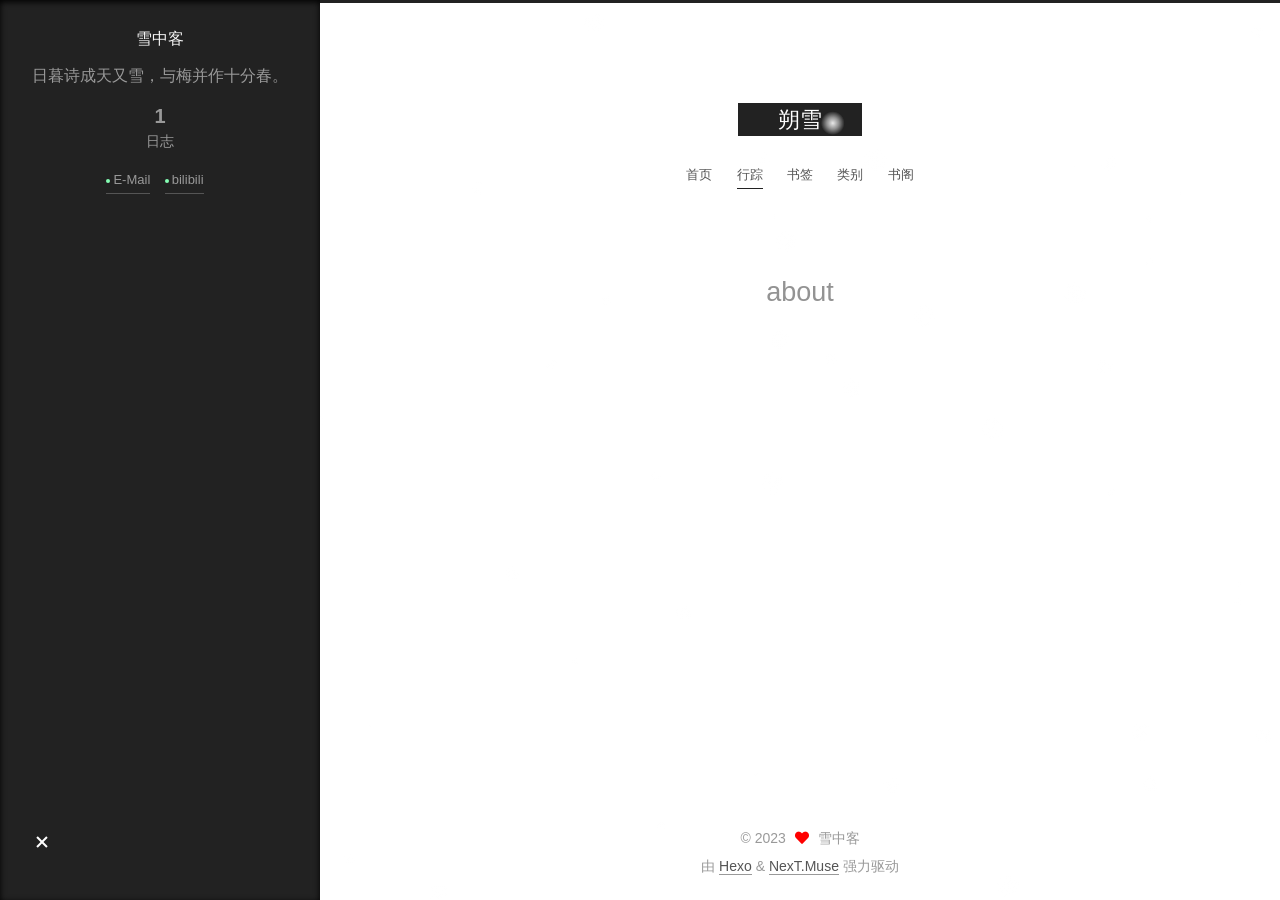
<file: about/index.html>
<!DOCTYPE html>
<html lang="zh-CN">
<head>
  <meta charset="UTF-8">
<meta name="viewport" content="width=device-width, initial-scale=1, maximum-scale=2">
<meta name="theme-color" content="#222">
<meta name="generator" content="Hexo 7.0.0">
  <link rel="apple-touch-icon" sizes="180x180" href="/images/252d2ffe4d2b9859.png">
  <link rel="icon" type="image/png" sizes="32x32" href="/images/252d2ffe4d2b9859.png">
  <link rel="icon" type="image/png" sizes="16x16" href="/images/252d2ffe4d2b9859.png">
  <link rel="mask-icon" href="/252d2ffe4d2b9859.png" color="#222">

<link rel="stylesheet" href="/css/main.css">

<link rel="stylesheet" href="//fonts.googleapis.com/css?family=Noto Serif SC:300,300italic,400,400italic,700,700italic&display=swap&subset=latin,latin-ext">
<link rel="stylesheet" href="/lib/font-awesome/css/all.min.css">

<script id="hexo-configurations">
    var NexT = window.NexT || {};
    var CONFIG = {"hostname":"example.com","root":"/","scheme":"Muse","version":"7.8.0","exturl":false,"sidebar":{"position":"left","display":"always","padding":18,"offset":12,"onmobile":false},"copycode":{"enable":false,"show_result":false,"style":null},"back2top":{"enable":true,"sidebar":false,"scrollpercent":false},"bookmark":{"enable":false,"color":"#222","save":"auto"},"fancybox":false,"mediumzoom":false,"lazyload":false,"pangu":false,"comments":{"style":"tabs","active":null,"storage":true,"lazyload":false,"nav":null},"algolia":{"hits":{"per_page":10},"labels":{"input_placeholder":"Search for Posts","hits_empty":"We didn't find any results for the search: ${query}","hits_stats":"${hits} results found in ${time} ms"}},"localsearch":{"enable":false,"trigger":"auto","top_n_per_article":1,"unescape":false,"preload":false},"motion":{"enable":true,"async":false,"transition":{"post_block":"fadeIn","post_header":"slideDownIn","post_body":"slideDownIn","coll_header":"slideLeftIn","sidebar":"slideUpIn"}},"path":"search.xml"};
  </script>

  <meta name="description" content="日暮诗成天又雪，与梅并作十分春。">
<meta property="og:type" content="website">
<meta property="og:title" content="about">
<meta property="og:url" content="http://example.com/about/index.html">
<meta property="og:site_name" content="朔雪">
<meta property="og:description" content="日暮诗成天又雪，与梅并作十分春。">
<meta property="og:locale" content="zh_CN">
<meta property="article:published_time" content="2023-11-02T12:35:15.000Z">
<meta property="article:modified_time" content="2023-11-02T12:35:15.923Z">
<meta property="article:author" content="雪中客">
<meta name="twitter:card" content="summary">

<link rel="canonical" href="http://example.com/about/">


<script id="page-configurations">
  // https://hexo.io/docs/variables.html
  CONFIG.page = {
    sidebar: "",
    isHome : false,
    isPost : false,
    lang   : 'zh-CN'
  };
</script>

  <title>about | 朔雪
</title>
  






  <noscript>
  <style>
  .use-motion .brand,
  .use-motion .menu-item,
  .sidebar-inner,
  .use-motion .post-block,
  .use-motion .pagination,
  .use-motion .comments,
  .use-motion .post-header,
  .use-motion .post-body,
  .use-motion .collection-header { opacity: initial; }

  .use-motion .site-title,
  .use-motion .site-subtitle {
    opacity: initial;
    top: initial;
  }

  .use-motion .logo-line-before i { left: initial; }
  .use-motion .logo-line-after i { right: initial; }
  </style>
</noscript>

</head>

<body itemscope itemtype="http://schema.org/WebPage">
  <div class="container use-motion">
    <div class="headband"></div>

    <header class="header" itemscope itemtype="http://schema.org/WPHeader">
      <div class="header-inner"><div class="site-brand-container">
  <div class="site-nav-toggle">
    <div class="toggle" aria-label="切换导航栏">
      <span class="toggle-line toggle-line-first"></span>
      <span class="toggle-line toggle-line-middle"></span>
      <span class="toggle-line toggle-line-last"></span>
    </div>
  </div>

  <div class="site-meta">

    <a href="/" class="brand" rel="start">
      <span class="logo-line-before"><i></i></span>
      <h1 class="site-title">朔雪</h1>
      <span class="logo-line-after"><i></i></span>
    </a>
  </div>

  <div class="site-nav-right">
    <div class="toggle popup-trigger">
    </div>
  </div>
</div>




<nav class="site-nav">
  <ul id="menu" class="main-menu menu">
        <li class="menu-item menu-item-home">

    <a href="/" rel="section">首页</a>

  </li>
        <li class="menu-item menu-item-about">

    <a href="/about/" rel="section">行踪</a>

  </li>
        <li class="menu-item menu-item-tags">

    <a href="/tags/" rel="section">书签</a>

  </li>
        <li class="menu-item menu-item-categories">

    <a href="/categories/" rel="section">类别</a>

  </li>
        <li class="menu-item menu-item-archives">

    <a href="/archives/" rel="section">书阁</a>

  </li>
  </ul>
</nav>




</div>
    </header>

    
  <div class="back-to-top">
    <i class="fa fa-arrow-up"></i>
    <span>0%</span>
  </div>


    <main class="main">
      <div class="main-inner">
        <div class="content-wrap">
          
  
  

          <div class="content page posts-expand">
            

    
    
    
    <div class="post-block" lang="zh-CN">
      <header class="post-header">

<h1 class="post-title" itemprop="name headline">about
</h1>

<div class="post-meta">
  

</div>

</header>

      
      
      
      <div class="post-body">
          
      </div>
      
      
      
    </div>
    

    
    
    


          </div>
          

<script>
  window.addEventListener('tabs:register', () => {
    let { activeClass } = CONFIG.comments;
    if (CONFIG.comments.storage) {
      activeClass = localStorage.getItem('comments_active') || activeClass;
    }
    if (activeClass) {
      let activeTab = document.querySelector(`a[href="#comment-${activeClass}"]`);
      if (activeTab) {
        activeTab.click();
      }
    }
  });
  if (CONFIG.comments.storage) {
    window.addEventListener('tabs:click', event => {
      if (!event.target.matches('.tabs-comment .tab-content .tab-pane')) return;
      let commentClass = event.target.classList[1];
      localStorage.setItem('comments_active', commentClass);
    });
  }
</script>

        </div>
          
  
  <div class="toggle sidebar-toggle">
    <span class="toggle-line toggle-line-first"></span>
    <span class="toggle-line toggle-line-middle"></span>
    <span class="toggle-line toggle-line-last"></span>
  </div>

  <aside class="sidebar">
    <div class="sidebar-inner">

      <ul class="sidebar-nav motion-element">
        <li class="sidebar-nav-toc">
          文章目录
        </li>
        <li class="sidebar-nav-overview">
          站点概览
        </li>
      </ul>

      <!--noindex-->
      <div class="post-toc-wrap sidebar-panel">
      </div>
      <!--/noindex-->

      <div class="site-overview-wrap sidebar-panel">
        <div class="site-author motion-element" itemprop="author" itemscope itemtype="http://schema.org/Person">
  <p class="site-author-name" itemprop="name">雪中客</p>
  <div class="site-description" itemprop="description">日暮诗成天又雪，与梅并作十分春。</div>
</div>
<div class="site-state-wrap motion-element">
  <nav class="site-state">
      <div class="site-state-item site-state-posts">
          <a href="/archives/">
        
          <span class="site-state-item-count">1</span>
          <span class="site-state-item-name">日志</span>
        </a>
      </div>
  </nav>
</div>
  <div class="links-of-author motion-element">
      <span class="links-of-author-item">
        <a href="/shuoxue2023@163.com" title="E-Mail → shuoxue2023@163.com">E-Mail</a>
      </span>
      <span class="links-of-author-item">
        <a href="https://space.bilibili.com/1996115089" title="bilibili → https:&#x2F;&#x2F;space.bilibili.com&#x2F;1996115089" rel="noopener" target="_blank">bilibili</a>
      </span>
  </div>



      </div>

    </div>
  </aside>
  <div id="sidebar-dimmer"></div>


      </div>
    </main>

    <footer class="footer">
      <div class="footer-inner">
        

        

<div class="copyright">
  
  &copy; 
  <span itemprop="copyrightYear">2023</span>
  <span class="with-love">
    <i class="fa fa-heart"></i>
  </span>
  <span class="author" itemprop="copyrightHolder">雪中客</span>
</div>
  <div class="powered-by">由 <a href="https://hexo.io/" class="theme-link" rel="noopener" target="_blank">Hexo</a> & <a href="https://muse.theme-next.org/" class="theme-link" rel="noopener" target="_blank">NexT.Muse</a> 强力驱动
  </div>

        








      </div>
    </footer>
  </div>

  
  <script src="/lib/anime.min.js"></script>
  <script src="/lib/velocity/velocity.min.js"></script>
  <script src="/lib/velocity/velocity.ui.min.js"></script>

<script src="/js/utils.js"></script>

<script src="/js/motion.js"></script>


<script src="/js/schemes/muse.js"></script>


<script src="/js/next-boot.js"></script>




  















  

  

</body>
</html>

<script type="text/javascript" src="\js\snow.js"></script>
</file>
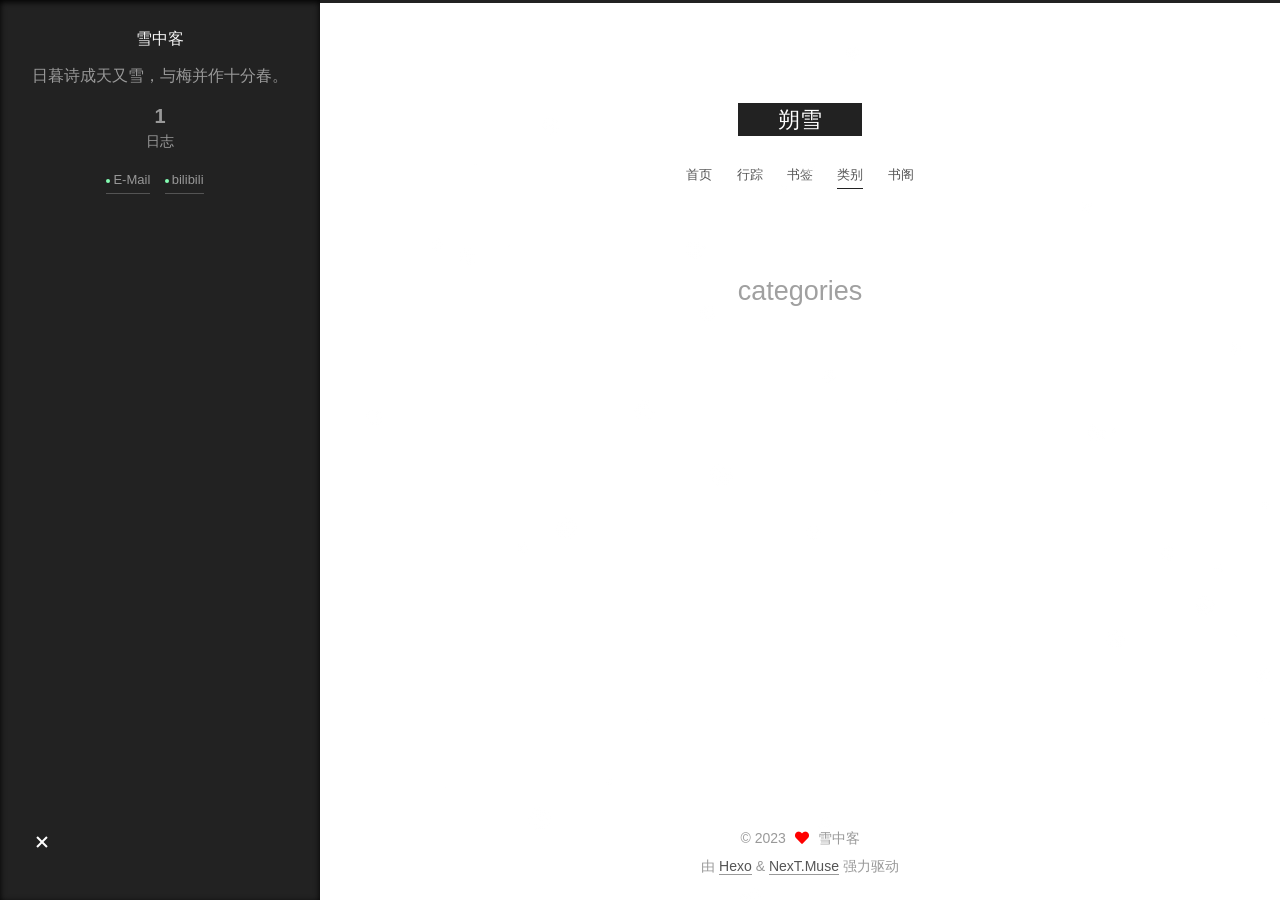
<file: categories/index.html>
<!DOCTYPE html>
<html lang="zh-CN">
<head>
  <meta charset="UTF-8">
<meta name="viewport" content="width=device-width, initial-scale=1, maximum-scale=2">
<meta name="theme-color" content="#222">
<meta name="generator" content="Hexo 7.0.0">
  <link rel="apple-touch-icon" sizes="180x180" href="/images/252d2ffe4d2b9859.png">
  <link rel="icon" type="image/png" sizes="32x32" href="/images/252d2ffe4d2b9859.png">
  <link rel="icon" type="image/png" sizes="16x16" href="/images/252d2ffe4d2b9859.png">
  <link rel="mask-icon" href="/252d2ffe4d2b9859.png" color="#222">

<link rel="stylesheet" href="/css/main.css">

<link rel="stylesheet" href="//fonts.googleapis.com/css?family=Noto Serif SC:300,300italic,400,400italic,700,700italic&display=swap&subset=latin,latin-ext">
<link rel="stylesheet" href="/lib/font-awesome/css/all.min.css">

<script id="hexo-configurations">
    var NexT = window.NexT || {};
    var CONFIG = {"hostname":"example.com","root":"/","scheme":"Muse","version":"7.8.0","exturl":false,"sidebar":{"position":"left","display":"always","padding":18,"offset":12,"onmobile":false},"copycode":{"enable":false,"show_result":false,"style":null},"back2top":{"enable":true,"sidebar":false,"scrollpercent":false},"bookmark":{"enable":false,"color":"#222","save":"auto"},"fancybox":false,"mediumzoom":false,"lazyload":false,"pangu":false,"comments":{"style":"tabs","active":null,"storage":true,"lazyload":false,"nav":null},"algolia":{"hits":{"per_page":10},"labels":{"input_placeholder":"Search for Posts","hits_empty":"We didn't find any results for the search: ${query}","hits_stats":"${hits} results found in ${time} ms"}},"localsearch":{"enable":false,"trigger":"auto","top_n_per_article":1,"unescape":false,"preload":false},"motion":{"enable":true,"async":false,"transition":{"post_block":"fadeIn","post_header":"slideDownIn","post_body":"slideDownIn","coll_header":"slideLeftIn","sidebar":"slideUpIn"}},"path":"search.xml"};
  </script>

  <meta name="description" content="日暮诗成天又雪，与梅并作十分春。">
<meta property="og:type" content="website">
<meta property="og:title" content="categories">
<meta property="og:url" content="http://example.com/categories/index.html">
<meta property="og:site_name" content="朔雪">
<meta property="og:description" content="日暮诗成天又雪，与梅并作十分春。">
<meta property="og:locale" content="zh_CN">
<meta property="article:published_time" content="2023-11-02T11:44:40.000Z">
<meta property="article:modified_time" content="2023-11-02T11:44:40.231Z">
<meta property="article:author" content="雪中客">
<meta name="twitter:card" content="summary">

<link rel="canonical" href="http://example.com/categories/">


<script id="page-configurations">
  // https://hexo.io/docs/variables.html
  CONFIG.page = {
    sidebar: "",
    isHome : false,
    isPost : false,
    lang   : 'zh-CN'
  };
</script>

  <title>categories | 朔雪
</title>
  






  <noscript>
  <style>
  .use-motion .brand,
  .use-motion .menu-item,
  .sidebar-inner,
  .use-motion .post-block,
  .use-motion .pagination,
  .use-motion .comments,
  .use-motion .post-header,
  .use-motion .post-body,
  .use-motion .collection-header { opacity: initial; }

  .use-motion .site-title,
  .use-motion .site-subtitle {
    opacity: initial;
    top: initial;
  }

  .use-motion .logo-line-before i { left: initial; }
  .use-motion .logo-line-after i { right: initial; }
  </style>
</noscript>

</head>

<body itemscope itemtype="http://schema.org/WebPage">
  <div class="container use-motion">
    <div class="headband"></div>

    <header class="header" itemscope itemtype="http://schema.org/WPHeader">
      <div class="header-inner"><div class="site-brand-container">
  <div class="site-nav-toggle">
    <div class="toggle" aria-label="切换导航栏">
      <span class="toggle-line toggle-line-first"></span>
      <span class="toggle-line toggle-line-middle"></span>
      <span class="toggle-line toggle-line-last"></span>
    </div>
  </div>

  <div class="site-meta">

    <a href="/" class="brand" rel="start">
      <span class="logo-line-before"><i></i></span>
      <h1 class="site-title">朔雪</h1>
      <span class="logo-line-after"><i></i></span>
    </a>
  </div>

  <div class="site-nav-right">
    <div class="toggle popup-trigger">
    </div>
  </div>
</div>




<nav class="site-nav">
  <ul id="menu" class="main-menu menu">
        <li class="menu-item menu-item-home">

    <a href="/" rel="section">首页</a>

  </li>
        <li class="menu-item menu-item-about">

    <a href="/about/" rel="section">行踪</a>

  </li>
        <li class="menu-item menu-item-tags">

    <a href="/tags/" rel="section">书签</a>

  </li>
        <li class="menu-item menu-item-categories">

    <a href="/categories/" rel="section">类别</a>

  </li>
        <li class="menu-item menu-item-archives">

    <a href="/archives/" rel="section">书阁</a>

  </li>
  </ul>
</nav>




</div>
    </header>

    
  <div class="back-to-top">
    <i class="fa fa-arrow-up"></i>
    <span>0%</span>
  </div>


    <main class="main">
      <div class="main-inner">
        <div class="content-wrap">
          
  
  

          <div class="content page posts-expand">
            

    
    
    
    <div class="post-block" lang="zh-CN">
      <header class="post-header">

<h1 class="post-title" itemprop="name headline">categories
</h1>

<div class="post-meta">
  

</div>

</header>

      
      
      
      <div class="post-body">
          
      </div>
      
      
      
    </div>
    

    
    
    


          </div>
          

<script>
  window.addEventListener('tabs:register', () => {
    let { activeClass } = CONFIG.comments;
    if (CONFIG.comments.storage) {
      activeClass = localStorage.getItem('comments_active') || activeClass;
    }
    if (activeClass) {
      let activeTab = document.querySelector(`a[href="#comment-${activeClass}"]`);
      if (activeTab) {
        activeTab.click();
      }
    }
  });
  if (CONFIG.comments.storage) {
    window.addEventListener('tabs:click', event => {
      if (!event.target.matches('.tabs-comment .tab-content .tab-pane')) return;
      let commentClass = event.target.classList[1];
      localStorage.setItem('comments_active', commentClass);
    });
  }
</script>

        </div>
          
  
  <div class="toggle sidebar-toggle">
    <span class="toggle-line toggle-line-first"></span>
    <span class="toggle-line toggle-line-middle"></span>
    <span class="toggle-line toggle-line-last"></span>
  </div>

  <aside class="sidebar">
    <div class="sidebar-inner">

      <ul class="sidebar-nav motion-element">
        <li class="sidebar-nav-toc">
          文章目录
        </li>
        <li class="sidebar-nav-overview">
          站点概览
        </li>
      </ul>

      <!--noindex-->
      <div class="post-toc-wrap sidebar-panel">
      </div>
      <!--/noindex-->

      <div class="site-overview-wrap sidebar-panel">
        <div class="site-author motion-element" itemprop="author" itemscope itemtype="http://schema.org/Person">
  <p class="site-author-name" itemprop="name">雪中客</p>
  <div class="site-description" itemprop="description">日暮诗成天又雪，与梅并作十分春。</div>
</div>
<div class="site-state-wrap motion-element">
  <nav class="site-state">
      <div class="site-state-item site-state-posts">
          <a href="/archives/">
        
          <span class="site-state-item-count">1</span>
          <span class="site-state-item-name">日志</span>
        </a>
      </div>
  </nav>
</div>
  <div class="links-of-author motion-element">
      <span class="links-of-author-item">
        <a href="/shuoxue2023@163.com" title="E-Mail → shuoxue2023@163.com">E-Mail</a>
      </span>
      <span class="links-of-author-item">
        <a href="https://space.bilibili.com/1996115089" title="bilibili → https:&#x2F;&#x2F;space.bilibili.com&#x2F;1996115089" rel="noopener" target="_blank">bilibili</a>
      </span>
  </div>



      </div>

    </div>
  </aside>
  <div id="sidebar-dimmer"></div>


      </div>
    </main>

    <footer class="footer">
      <div class="footer-inner">
        

        

<div class="copyright">
  
  &copy; 
  <span itemprop="copyrightYear">2023</span>
  <span class="with-love">
    <i class="fa fa-heart"></i>
  </span>
  <span class="author" itemprop="copyrightHolder">雪中客</span>
</div>
  <div class="powered-by">由 <a href="https://hexo.io/" class="theme-link" rel="noopener" target="_blank">Hexo</a> & <a href="https://muse.theme-next.org/" class="theme-link" rel="noopener" target="_blank">NexT.Muse</a> 强力驱动
  </div>

        








      </div>
    </footer>
  </div>

  
  <script src="/lib/anime.min.js"></script>
  <script src="/lib/velocity/velocity.min.js"></script>
  <script src="/lib/velocity/velocity.ui.min.js"></script>

<script src="/js/utils.js"></script>

<script src="/js/motion.js"></script>


<script src="/js/schemes/muse.js"></script>


<script src="/js/next-boot.js"></script>




  















  

  

</body>
</html>

<script type="text/javascript" src="\js\snow.js"></script>
</file>
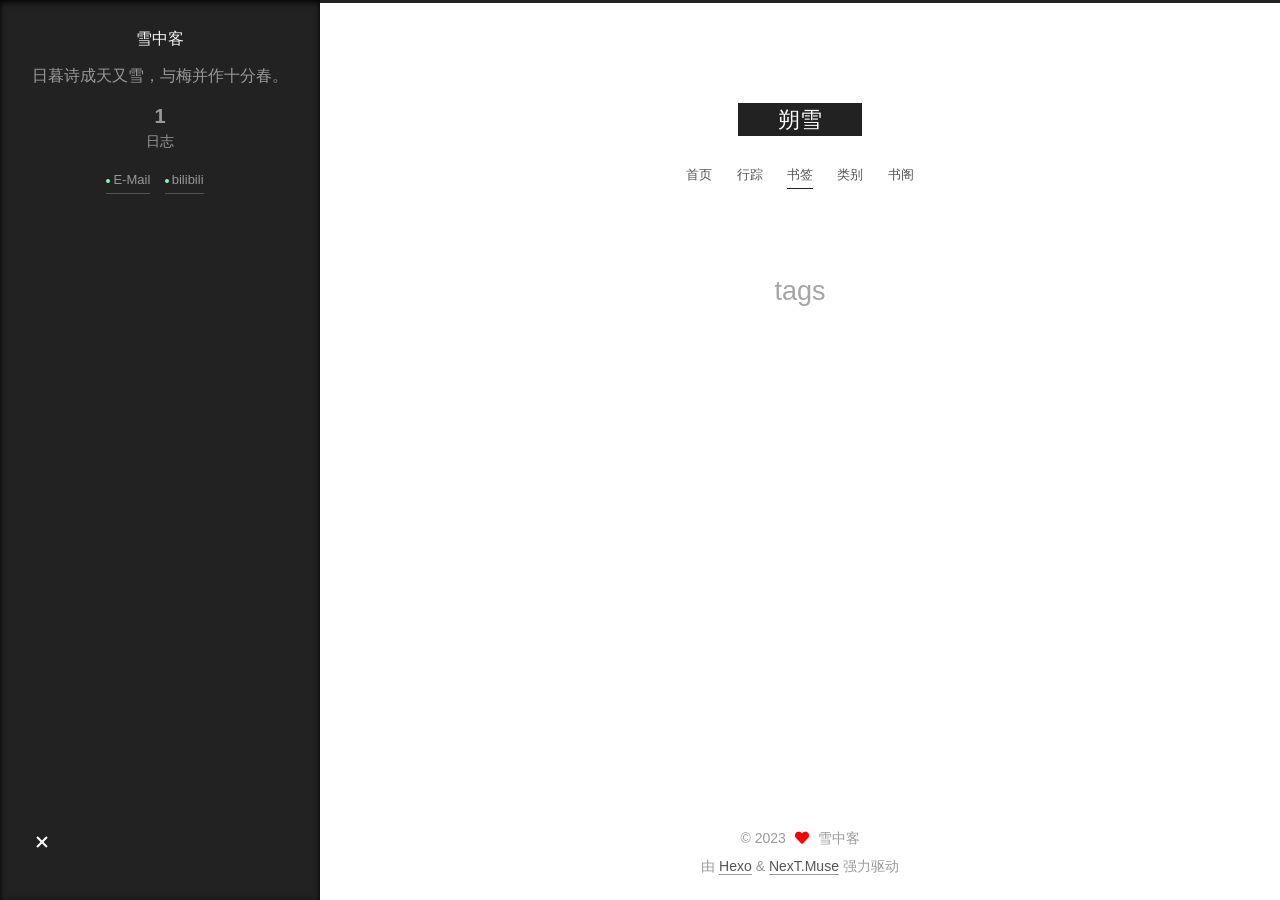
<file: tags/index.html>
<!DOCTYPE html>
<html lang="zh-CN">
<head>
  <meta charset="UTF-8">
<meta name="viewport" content="width=device-width, initial-scale=1, maximum-scale=2">
<meta name="theme-color" content="#222">
<meta name="generator" content="Hexo 7.0.0">
  <link rel="apple-touch-icon" sizes="180x180" href="/images/252d2ffe4d2b9859.png">
  <link rel="icon" type="image/png" sizes="32x32" href="/images/252d2ffe4d2b9859.png">
  <link rel="icon" type="image/png" sizes="16x16" href="/images/252d2ffe4d2b9859.png">
  <link rel="mask-icon" href="/252d2ffe4d2b9859.png" color="#222">

<link rel="stylesheet" href="/css/main.css">

<link rel="stylesheet" href="//fonts.googleapis.com/css?family=Noto Serif SC:300,300italic,400,400italic,700,700italic&display=swap&subset=latin,latin-ext">
<link rel="stylesheet" href="/lib/font-awesome/css/all.min.css">

<script id="hexo-configurations">
    var NexT = window.NexT || {};
    var CONFIG = {"hostname":"example.com","root":"/","scheme":"Muse","version":"7.8.0","exturl":false,"sidebar":{"position":"left","display":"always","padding":18,"offset":12,"onmobile":false},"copycode":{"enable":false,"show_result":false,"style":null},"back2top":{"enable":true,"sidebar":false,"scrollpercent":false},"bookmark":{"enable":false,"color":"#222","save":"auto"},"fancybox":false,"mediumzoom":false,"lazyload":false,"pangu":false,"comments":{"style":"tabs","active":null,"storage":true,"lazyload":false,"nav":null},"algolia":{"hits":{"per_page":10},"labels":{"input_placeholder":"Search for Posts","hits_empty":"We didn't find any results for the search: ${query}","hits_stats":"${hits} results found in ${time} ms"}},"localsearch":{"enable":false,"trigger":"auto","top_n_per_article":1,"unescape":false,"preload":false},"motion":{"enable":true,"async":false,"transition":{"post_block":"fadeIn","post_header":"slideDownIn","post_body":"slideDownIn","coll_header":"slideLeftIn","sidebar":"slideUpIn"}},"path":"search.xml"};
  </script>

  <meta name="description" content="日暮诗成天又雪，与梅并作十分春。">
<meta property="og:type" content="website">
<meta property="og:title" content="tags">
<meta property="og:url" content="http://example.com/tags/index.html">
<meta property="og:site_name" content="朔雪">
<meta property="og:description" content="日暮诗成天又雪，与梅并作十分春。">
<meta property="og:locale" content="zh_CN">
<meta property="article:published_time" content="2023-11-02T11:44:14.000Z">
<meta property="article:modified_time" content="2023-11-02T11:44:14.372Z">
<meta property="article:author" content="雪中客">
<meta name="twitter:card" content="summary">

<link rel="canonical" href="http://example.com/tags/">


<script id="page-configurations">
  // https://hexo.io/docs/variables.html
  CONFIG.page = {
    sidebar: "",
    isHome : false,
    isPost : false,
    lang   : 'zh-CN'
  };
</script>

  <title>tags | 朔雪
</title>
  






  <noscript>
  <style>
  .use-motion .brand,
  .use-motion .menu-item,
  .sidebar-inner,
  .use-motion .post-block,
  .use-motion .pagination,
  .use-motion .comments,
  .use-motion .post-header,
  .use-motion .post-body,
  .use-motion .collection-header { opacity: initial; }

  .use-motion .site-title,
  .use-motion .site-subtitle {
    opacity: initial;
    top: initial;
  }

  .use-motion .logo-line-before i { left: initial; }
  .use-motion .logo-line-after i { right: initial; }
  </style>
</noscript>

</head>

<body itemscope itemtype="http://schema.org/WebPage">
  <div class="container use-motion">
    <div class="headband"></div>

    <header class="header" itemscope itemtype="http://schema.org/WPHeader">
      <div class="header-inner"><div class="site-brand-container">
  <div class="site-nav-toggle">
    <div class="toggle" aria-label="切换导航栏">
      <span class="toggle-line toggle-line-first"></span>
      <span class="toggle-line toggle-line-middle"></span>
      <span class="toggle-line toggle-line-last"></span>
    </div>
  </div>

  <div class="site-meta">

    <a href="/" class="brand" rel="start">
      <span class="logo-line-before"><i></i></span>
      <h1 class="site-title">朔雪</h1>
      <span class="logo-line-after"><i></i></span>
    </a>
  </div>

  <div class="site-nav-right">
    <div class="toggle popup-trigger">
    </div>
  </div>
</div>




<nav class="site-nav">
  <ul id="menu" class="main-menu menu">
        <li class="menu-item menu-item-home">

    <a href="/" rel="section">首页</a>

  </li>
        <li class="menu-item menu-item-about">

    <a href="/about/" rel="section">行踪</a>

  </li>
        <li class="menu-item menu-item-tags">

    <a href="/tags/" rel="section">书签</a>

  </li>
        <li class="menu-item menu-item-categories">

    <a href="/categories/" rel="section">类别</a>

  </li>
        <li class="menu-item menu-item-archives">

    <a href="/archives/" rel="section">书阁</a>

  </li>
  </ul>
</nav>




</div>
    </header>

    
  <div class="back-to-top">
    <i class="fa fa-arrow-up"></i>
    <span>0%</span>
  </div>


    <main class="main">
      <div class="main-inner">
        <div class="content-wrap">
          
  
  

          <div class="content page posts-expand">
            

    
    
    
    <div class="post-block" lang="zh-CN">
      <header class="post-header">

<h1 class="post-title" itemprop="name headline">tags
</h1>

<div class="post-meta">
  

</div>

</header>

      
      
      
      <div class="post-body">
          
      </div>
      
      
      
    </div>
    

    
    
    


          </div>
          

<script>
  window.addEventListener('tabs:register', () => {
    let { activeClass } = CONFIG.comments;
    if (CONFIG.comments.storage) {
      activeClass = localStorage.getItem('comments_active') || activeClass;
    }
    if (activeClass) {
      let activeTab = document.querySelector(`a[href="#comment-${activeClass}"]`);
      if (activeTab) {
        activeTab.click();
      }
    }
  });
  if (CONFIG.comments.storage) {
    window.addEventListener('tabs:click', event => {
      if (!event.target.matches('.tabs-comment .tab-content .tab-pane')) return;
      let commentClass = event.target.classList[1];
      localStorage.setItem('comments_active', commentClass);
    });
  }
</script>

        </div>
          
  
  <div class="toggle sidebar-toggle">
    <span class="toggle-line toggle-line-first"></span>
    <span class="toggle-line toggle-line-middle"></span>
    <span class="toggle-line toggle-line-last"></span>
  </div>

  <aside class="sidebar">
    <div class="sidebar-inner">

      <ul class="sidebar-nav motion-element">
        <li class="sidebar-nav-toc">
          文章目录
        </li>
        <li class="sidebar-nav-overview">
          站点概览
        </li>
      </ul>

      <!--noindex-->
      <div class="post-toc-wrap sidebar-panel">
      </div>
      <!--/noindex-->

      <div class="site-overview-wrap sidebar-panel">
        <div class="site-author motion-element" itemprop="author" itemscope itemtype="http://schema.org/Person">
  <p class="site-author-name" itemprop="name">雪中客</p>
  <div class="site-description" itemprop="description">日暮诗成天又雪，与梅并作十分春。</div>
</div>
<div class="site-state-wrap motion-element">
  <nav class="site-state">
      <div class="site-state-item site-state-posts">
          <a href="/archives/">
        
          <span class="site-state-item-count">1</span>
          <span class="site-state-item-name">日志</span>
        </a>
      </div>
  </nav>
</div>
  <div class="links-of-author motion-element">
      <span class="links-of-author-item">
        <a href="/shuoxue2023@163.com" title="E-Mail → shuoxue2023@163.com">E-Mail</a>
      </span>
      <span class="links-of-author-item">
        <a href="https://space.bilibili.com/1996115089" title="bilibili → https:&#x2F;&#x2F;space.bilibili.com&#x2F;1996115089" rel="noopener" target="_blank">bilibili</a>
      </span>
  </div>



      </div>

    </div>
  </aside>
  <div id="sidebar-dimmer"></div>


      </div>
    </main>

    <footer class="footer">
      <div class="footer-inner">
        

        

<div class="copyright">
  
  &copy; 
  <span itemprop="copyrightYear">2023</span>
  <span class="with-love">
    <i class="fa fa-heart"></i>
  </span>
  <span class="author" itemprop="copyrightHolder">雪中客</span>
</div>
  <div class="powered-by">由 <a href="https://hexo.io/" class="theme-link" rel="noopener" target="_blank">Hexo</a> & <a href="https://muse.theme-next.org/" class="theme-link" rel="noopener" target="_blank">NexT.Muse</a> 强力驱动
  </div>

        








      </div>
    </footer>
  </div>

  
  <script src="/lib/anime.min.js"></script>
  <script src="/lib/velocity/velocity.min.js"></script>
  <script src="/lib/velocity/velocity.ui.min.js"></script>

<script src="/js/utils.js"></script>

<script src="/js/motion.js"></script>


<script src="/js/schemes/muse.js"></script>


<script src="/js/next-boot.js"></script>




  















  

  

</body>
</html>

<script type="text/javascript" src="\js\snow.js"></script>
</file>
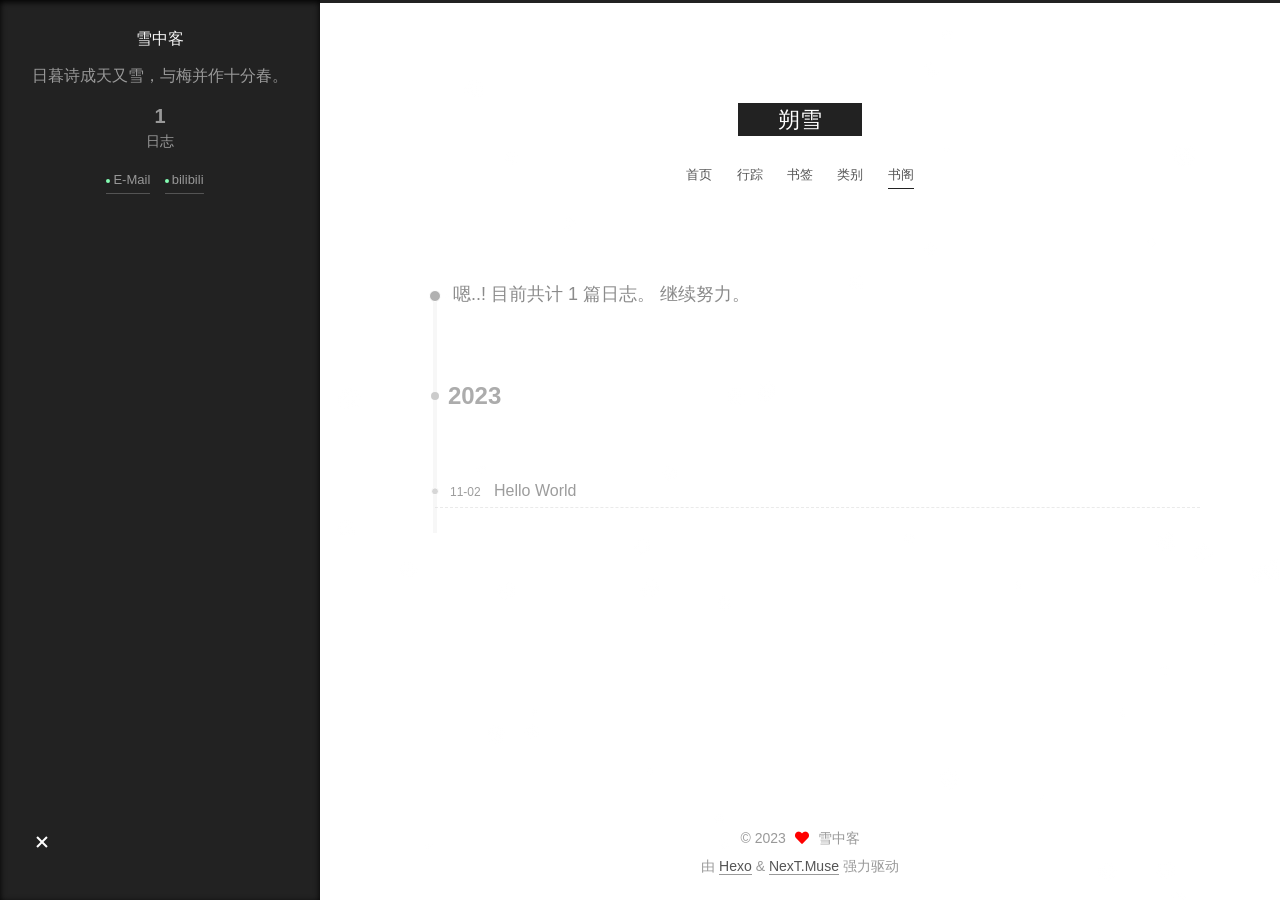
<file: archives/2023/index.html>
<!DOCTYPE html>
<html lang="zh-CN">
<head>
  <meta charset="UTF-8">
<meta name="viewport" content="width=device-width, initial-scale=1, maximum-scale=2">
<meta name="theme-color" content="#222">
<meta name="generator" content="Hexo 7.0.0">
  <link rel="apple-touch-icon" sizes="180x180" href="/images/252d2ffe4d2b9859.png">
  <link rel="icon" type="image/png" sizes="32x32" href="/images/252d2ffe4d2b9859.png">
  <link rel="icon" type="image/png" sizes="16x16" href="/images/252d2ffe4d2b9859.png">
  <link rel="mask-icon" href="/252d2ffe4d2b9859.png" color="#222">

<link rel="stylesheet" href="/css/main.css">

<link rel="stylesheet" href="//fonts.googleapis.com/css?family=Noto Serif SC:300,300italic,400,400italic,700,700italic&display=swap&subset=latin,latin-ext">
<link rel="stylesheet" href="/lib/font-awesome/css/all.min.css">

<script id="hexo-configurations">
    var NexT = window.NexT || {};
    var CONFIG = {"hostname":"example.com","root":"/","scheme":"Muse","version":"7.8.0","exturl":false,"sidebar":{"position":"left","display":"always","padding":18,"offset":12,"onmobile":false},"copycode":{"enable":false,"show_result":false,"style":null},"back2top":{"enable":true,"sidebar":false,"scrollpercent":false},"bookmark":{"enable":false,"color":"#222","save":"auto"},"fancybox":false,"mediumzoom":false,"lazyload":false,"pangu":false,"comments":{"style":"tabs","active":null,"storage":true,"lazyload":false,"nav":null},"algolia":{"hits":{"per_page":10},"labels":{"input_placeholder":"Search for Posts","hits_empty":"We didn't find any results for the search: ${query}","hits_stats":"${hits} results found in ${time} ms"}},"localsearch":{"enable":false,"trigger":"auto","top_n_per_article":1,"unescape":false,"preload":false},"motion":{"enable":true,"async":false,"transition":{"post_block":"fadeIn","post_header":"slideDownIn","post_body":"slideDownIn","coll_header":"slideLeftIn","sidebar":"slideUpIn"}},"path":"search.xml"};
  </script>

  <meta name="description" content="日暮诗成天又雪，与梅并作十分春。">
<meta property="og:type" content="website">
<meta property="og:title" content="朔雪">
<meta property="og:url" content="http://example.com/archives/2023/index.html">
<meta property="og:site_name" content="朔雪">
<meta property="og:description" content="日暮诗成天又雪，与梅并作十分春。">
<meta property="og:locale" content="zh_CN">
<meta property="article:author" content="雪中客">
<meta name="twitter:card" content="summary">

<link rel="canonical" href="http://example.com/archives/2023/">


<script id="page-configurations">
  // https://hexo.io/docs/variables.html
  CONFIG.page = {
    sidebar: "",
    isHome : false,
    isPost : false,
    lang   : 'zh-CN'
  };
</script>

  <title>书阁 | 朔雪</title>
  






  <noscript>
  <style>
  .use-motion .brand,
  .use-motion .menu-item,
  .sidebar-inner,
  .use-motion .post-block,
  .use-motion .pagination,
  .use-motion .comments,
  .use-motion .post-header,
  .use-motion .post-body,
  .use-motion .collection-header { opacity: initial; }

  .use-motion .site-title,
  .use-motion .site-subtitle {
    opacity: initial;
    top: initial;
  }

  .use-motion .logo-line-before i { left: initial; }
  .use-motion .logo-line-after i { right: initial; }
  </style>
</noscript>

</head>

<body itemscope itemtype="http://schema.org/WebPage">
  <div class="container use-motion">
    <div class="headband"></div>

    <header class="header" itemscope itemtype="http://schema.org/WPHeader">
      <div class="header-inner"><div class="site-brand-container">
  <div class="site-nav-toggle">
    <div class="toggle" aria-label="切换导航栏">
      <span class="toggle-line toggle-line-first"></span>
      <span class="toggle-line toggle-line-middle"></span>
      <span class="toggle-line toggle-line-last"></span>
    </div>
  </div>

  <div class="site-meta">

    <a href="/" class="brand" rel="start">
      <span class="logo-line-before"><i></i></span>
      <h1 class="site-title">朔雪</h1>
      <span class="logo-line-after"><i></i></span>
    </a>
  </div>

  <div class="site-nav-right">
    <div class="toggle popup-trigger">
    </div>
  </div>
</div>




<nav class="site-nav">
  <ul id="menu" class="main-menu menu">
        <li class="menu-item menu-item-home">

    <a href="/" rel="section">首页</a>

  </li>
        <li class="menu-item menu-item-about">

    <a href="/about/" rel="section">行踪</a>

  </li>
        <li class="menu-item menu-item-tags">

    <a href="/tags/" rel="section">书签</a>

  </li>
        <li class="menu-item menu-item-categories">

    <a href="/categories/" rel="section">类别</a>

  </li>
        <li class="menu-item menu-item-archives">

    <a href="/archives/" rel="section">书阁</a>

  </li>
  </ul>
</nav>




</div>
    </header>

    
  <div class="back-to-top">
    <i class="fa fa-arrow-up"></i>
    <span>0%</span>
  </div>


    <main class="main">
      <div class="main-inner">
        <div class="content-wrap">
          

          <div class="content archive">
            

  
  
  
  <div class="post-block">
    <div class="posts-collapse">
      <div class="collection-title">
        <span class="collection-header">嗯..! 目前共计 1 篇日志。 继续努力。</span>
      </div>

      
    <div class="collection-year">
      <span class="collection-header">2023</span>
    </div>

  <article itemscope itemtype="http://schema.org/Article">
    <header class="post-header">

      <div class="post-meta">
        <time itemprop="dateCreated"
              datetime="2023-11-02T19:11:12+08:00"
              content="2023-11-02">
          11-02
        </time>
      </div>

      <div class="post-title">
          <a class="post-title-link" href="/2023/11/02/hello-world/" itemprop="url">
            <span itemprop="name">Hello World</span>
          </a>
      </div>

    </header>
  </article>


    </div>
  </div>
  
  
  

  



          </div>
          

<script>
  window.addEventListener('tabs:register', () => {
    let { activeClass } = CONFIG.comments;
    if (CONFIG.comments.storage) {
      activeClass = localStorage.getItem('comments_active') || activeClass;
    }
    if (activeClass) {
      let activeTab = document.querySelector(`a[href="#comment-${activeClass}"]`);
      if (activeTab) {
        activeTab.click();
      }
    }
  });
  if (CONFIG.comments.storage) {
    window.addEventListener('tabs:click', event => {
      if (!event.target.matches('.tabs-comment .tab-content .tab-pane')) return;
      let commentClass = event.target.classList[1];
      localStorage.setItem('comments_active', commentClass);
    });
  }
</script>

        </div>
          
  
  <div class="toggle sidebar-toggle">
    <span class="toggle-line toggle-line-first"></span>
    <span class="toggle-line toggle-line-middle"></span>
    <span class="toggle-line toggle-line-last"></span>
  </div>

  <aside class="sidebar">
    <div class="sidebar-inner">

      <ul class="sidebar-nav motion-element">
        <li class="sidebar-nav-toc">
          文章目录
        </li>
        <li class="sidebar-nav-overview">
          站点概览
        </li>
      </ul>

      <!--noindex-->
      <div class="post-toc-wrap sidebar-panel">
      </div>
      <!--/noindex-->

      <div class="site-overview-wrap sidebar-panel">
        <div class="site-author motion-element" itemprop="author" itemscope itemtype="http://schema.org/Person">
  <p class="site-author-name" itemprop="name">雪中客</p>
  <div class="site-description" itemprop="description">日暮诗成天又雪，与梅并作十分春。</div>
</div>
<div class="site-state-wrap motion-element">
  <nav class="site-state">
      <div class="site-state-item site-state-posts">
          <a href="/archives/">
        
          <span class="site-state-item-count">1</span>
          <span class="site-state-item-name">日志</span>
        </a>
      </div>
  </nav>
</div>
  <div class="links-of-author motion-element">
      <span class="links-of-author-item">
        <a href="/shuoxue2023@163.com" title="E-Mail → shuoxue2023@163.com">E-Mail</a>
      </span>
      <span class="links-of-author-item">
        <a href="https://space.bilibili.com/1996115089" title="bilibili → https:&#x2F;&#x2F;space.bilibili.com&#x2F;1996115089" rel="noopener" target="_blank">bilibili</a>
      </span>
  </div>



      </div>

    </div>
  </aside>
  <div id="sidebar-dimmer"></div>


      </div>
    </main>

    <footer class="footer">
      <div class="footer-inner">
        

        

<div class="copyright">
  
  &copy; 
  <span itemprop="copyrightYear">2023</span>
  <span class="with-love">
    <i class="fa fa-heart"></i>
  </span>
  <span class="author" itemprop="copyrightHolder">雪中客</span>
</div>
  <div class="powered-by">由 <a href="https://hexo.io/" class="theme-link" rel="noopener" target="_blank">Hexo</a> & <a href="https://muse.theme-next.org/" class="theme-link" rel="noopener" target="_blank">NexT.Muse</a> 强力驱动
  </div>

        








      </div>
    </footer>
  </div>

  
  <script src="/lib/anime.min.js"></script>
  <script src="/lib/velocity/velocity.min.js"></script>
  <script src="/lib/velocity/velocity.ui.min.js"></script>

<script src="/js/utils.js"></script>

<script src="/js/motion.js"></script>


<script src="/js/schemes/muse.js"></script>


<script src="/js/next-boot.js"></script>




  















  

  

</body>
</html>

<script type="text/javascript" src="\js\snow.js"></script>
</file>
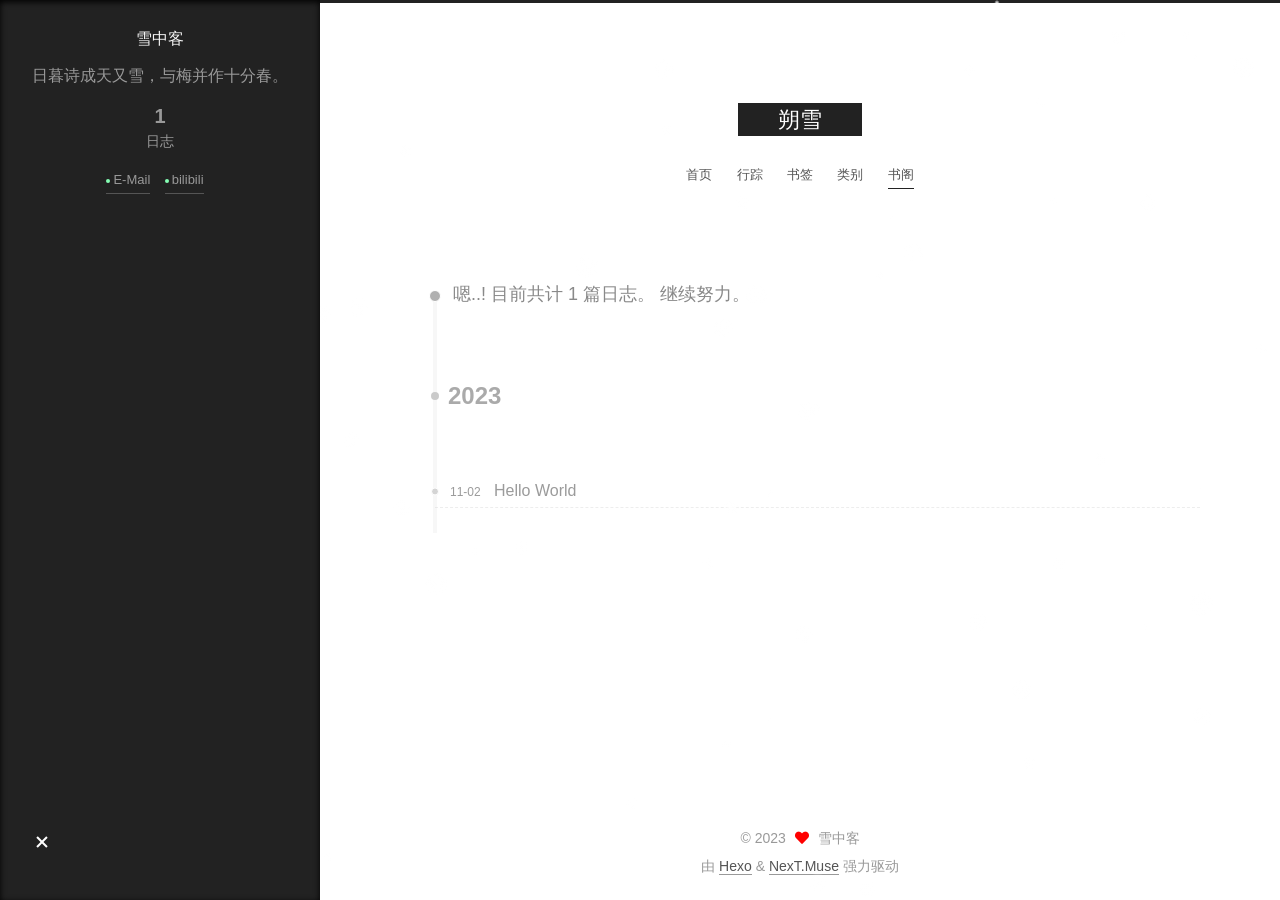
<file: archives/2023/11/index.html>
<!DOCTYPE html>
<html lang="zh-CN">
<head>
  <meta charset="UTF-8">
<meta name="viewport" content="width=device-width, initial-scale=1, maximum-scale=2">
<meta name="theme-color" content="#222">
<meta name="generator" content="Hexo 7.0.0">
  <link rel="apple-touch-icon" sizes="180x180" href="/images/252d2ffe4d2b9859.png">
  <link rel="icon" type="image/png" sizes="32x32" href="/images/252d2ffe4d2b9859.png">
  <link rel="icon" type="image/png" sizes="16x16" href="/images/252d2ffe4d2b9859.png">
  <link rel="mask-icon" href="/252d2ffe4d2b9859.png" color="#222">

<link rel="stylesheet" href="/css/main.css">

<link rel="stylesheet" href="//fonts.googleapis.com/css?family=Noto Serif SC:300,300italic,400,400italic,700,700italic&display=swap&subset=latin,latin-ext">
<link rel="stylesheet" href="/lib/font-awesome/css/all.min.css">

<script id="hexo-configurations">
    var NexT = window.NexT || {};
    var CONFIG = {"hostname":"example.com","root":"/","scheme":"Muse","version":"7.8.0","exturl":false,"sidebar":{"position":"left","display":"always","padding":18,"offset":12,"onmobile":false},"copycode":{"enable":false,"show_result":false,"style":null},"back2top":{"enable":true,"sidebar":false,"scrollpercent":false},"bookmark":{"enable":false,"color":"#222","save":"auto"},"fancybox":false,"mediumzoom":false,"lazyload":false,"pangu":false,"comments":{"style":"tabs","active":null,"storage":true,"lazyload":false,"nav":null},"algolia":{"hits":{"per_page":10},"labels":{"input_placeholder":"Search for Posts","hits_empty":"We didn't find any results for the search: ${query}","hits_stats":"${hits} results found in ${time} ms"}},"localsearch":{"enable":false,"trigger":"auto","top_n_per_article":1,"unescape":false,"preload":false},"motion":{"enable":true,"async":false,"transition":{"post_block":"fadeIn","post_header":"slideDownIn","post_body":"slideDownIn","coll_header":"slideLeftIn","sidebar":"slideUpIn"}},"path":"search.xml"};
  </script>

  <meta name="description" content="日暮诗成天又雪，与梅并作十分春。">
<meta property="og:type" content="website">
<meta property="og:title" content="朔雪">
<meta property="og:url" content="http://example.com/archives/2023/11/index.html">
<meta property="og:site_name" content="朔雪">
<meta property="og:description" content="日暮诗成天又雪，与梅并作十分春。">
<meta property="og:locale" content="zh_CN">
<meta property="article:author" content="雪中客">
<meta name="twitter:card" content="summary">

<link rel="canonical" href="http://example.com/archives/2023/11/">


<script id="page-configurations">
  // https://hexo.io/docs/variables.html
  CONFIG.page = {
    sidebar: "",
    isHome : false,
    isPost : false,
    lang   : 'zh-CN'
  };
</script>

  <title>书阁 | 朔雪</title>
  






  <noscript>
  <style>
  .use-motion .brand,
  .use-motion .menu-item,
  .sidebar-inner,
  .use-motion .post-block,
  .use-motion .pagination,
  .use-motion .comments,
  .use-motion .post-header,
  .use-motion .post-body,
  .use-motion .collection-header { opacity: initial; }

  .use-motion .site-title,
  .use-motion .site-subtitle {
    opacity: initial;
    top: initial;
  }

  .use-motion .logo-line-before i { left: initial; }
  .use-motion .logo-line-after i { right: initial; }
  </style>
</noscript>

</head>

<body itemscope itemtype="http://schema.org/WebPage">
  <div class="container use-motion">
    <div class="headband"></div>

    <header class="header" itemscope itemtype="http://schema.org/WPHeader">
      <div class="header-inner"><div class="site-brand-container">
  <div class="site-nav-toggle">
    <div class="toggle" aria-label="切换导航栏">
      <span class="toggle-line toggle-line-first"></span>
      <span class="toggle-line toggle-line-middle"></span>
      <span class="toggle-line toggle-line-last"></span>
    </div>
  </div>

  <div class="site-meta">

    <a href="/" class="brand" rel="start">
      <span class="logo-line-before"><i></i></span>
      <h1 class="site-title">朔雪</h1>
      <span class="logo-line-after"><i></i></span>
    </a>
  </div>

  <div class="site-nav-right">
    <div class="toggle popup-trigger">
    </div>
  </div>
</div>




<nav class="site-nav">
  <ul id="menu" class="main-menu menu">
        <li class="menu-item menu-item-home">

    <a href="/" rel="section">首页</a>

  </li>
        <li class="menu-item menu-item-about">

    <a href="/about/" rel="section">行踪</a>

  </li>
        <li class="menu-item menu-item-tags">

    <a href="/tags/" rel="section">书签</a>

  </li>
        <li class="menu-item menu-item-categories">

    <a href="/categories/" rel="section">类别</a>

  </li>
        <li class="menu-item menu-item-archives">

    <a href="/archives/" rel="section">书阁</a>

  </li>
  </ul>
</nav>




</div>
    </header>

    
  <div class="back-to-top">
    <i class="fa fa-arrow-up"></i>
    <span>0%</span>
  </div>


    <main class="main">
      <div class="main-inner">
        <div class="content-wrap">
          

          <div class="content archive">
            

  
  
  
  <div class="post-block">
    <div class="posts-collapse">
      <div class="collection-title">
        <span class="collection-header">嗯..! 目前共计 1 篇日志。 继续努力。</span>
      </div>

      
    <div class="collection-year">
      <span class="collection-header">2023</span>
    </div>

  <article itemscope itemtype="http://schema.org/Article">
    <header class="post-header">

      <div class="post-meta">
        <time itemprop="dateCreated"
              datetime="2023-11-02T19:11:12+08:00"
              content="2023-11-02">
          11-02
        </time>
      </div>

      <div class="post-title">
          <a class="post-title-link" href="/2023/11/02/hello-world/" itemprop="url">
            <span itemprop="name">Hello World</span>
          </a>
      </div>

    </header>
  </article>


    </div>
  </div>
  
  
  

  



          </div>
          

<script>
  window.addEventListener('tabs:register', () => {
    let { activeClass } = CONFIG.comments;
    if (CONFIG.comments.storage) {
      activeClass = localStorage.getItem('comments_active') || activeClass;
    }
    if (activeClass) {
      let activeTab = document.querySelector(`a[href="#comment-${activeClass}"]`);
      if (activeTab) {
        activeTab.click();
      }
    }
  });
  if (CONFIG.comments.storage) {
    window.addEventListener('tabs:click', event => {
      if (!event.target.matches('.tabs-comment .tab-content .tab-pane')) return;
      let commentClass = event.target.classList[1];
      localStorage.setItem('comments_active', commentClass);
    });
  }
</script>

        </div>
          
  
  <div class="toggle sidebar-toggle">
    <span class="toggle-line toggle-line-first"></span>
    <span class="toggle-line toggle-line-middle"></span>
    <span class="toggle-line toggle-line-last"></span>
  </div>

  <aside class="sidebar">
    <div class="sidebar-inner">

      <ul class="sidebar-nav motion-element">
        <li class="sidebar-nav-toc">
          文章目录
        </li>
        <li class="sidebar-nav-overview">
          站点概览
        </li>
      </ul>

      <!--noindex-->
      <div class="post-toc-wrap sidebar-panel">
      </div>
      <!--/noindex-->

      <div class="site-overview-wrap sidebar-panel">
        <div class="site-author motion-element" itemprop="author" itemscope itemtype="http://schema.org/Person">
  <p class="site-author-name" itemprop="name">雪中客</p>
  <div class="site-description" itemprop="description">日暮诗成天又雪，与梅并作十分春。</div>
</div>
<div class="site-state-wrap motion-element">
  <nav class="site-state">
      <div class="site-state-item site-state-posts">
          <a href="/archives/">
        
          <span class="site-state-item-count">1</span>
          <span class="site-state-item-name">日志</span>
        </a>
      </div>
  </nav>
</div>
  <div class="links-of-author motion-element">
      <span class="links-of-author-item">
        <a href="/shuoxue2023@163.com" title="E-Mail → shuoxue2023@163.com">E-Mail</a>
      </span>
      <span class="links-of-author-item">
        <a href="https://space.bilibili.com/1996115089" title="bilibili → https:&#x2F;&#x2F;space.bilibili.com&#x2F;1996115089" rel="noopener" target="_blank">bilibili</a>
      </span>
  </div>



      </div>

    </div>
  </aside>
  <div id="sidebar-dimmer"></div>


      </div>
    </main>

    <footer class="footer">
      <div class="footer-inner">
        

        

<div class="copyright">
  
  &copy; 
  <span itemprop="copyrightYear">2023</span>
  <span class="with-love">
    <i class="fa fa-heart"></i>
  </span>
  <span class="author" itemprop="copyrightHolder">雪中客</span>
</div>
  <div class="powered-by">由 <a href="https://hexo.io/" class="theme-link" rel="noopener" target="_blank">Hexo</a> & <a href="https://muse.theme-next.org/" class="theme-link" rel="noopener" target="_blank">NexT.Muse</a> 强力驱动
  </div>

        








      </div>
    </footer>
  </div>

  
  <script src="/lib/anime.min.js"></script>
  <script src="/lib/velocity/velocity.min.js"></script>
  <script src="/lib/velocity/velocity.ui.min.js"></script>

<script src="/js/utils.js"></script>

<script src="/js/motion.js"></script>


<script src="/js/schemes/muse.js"></script>


<script src="/js/next-boot.js"></script>




  















  

  

</body>
</html>

<script type="text/javascript" src="\js\snow.js"></script>
</file>
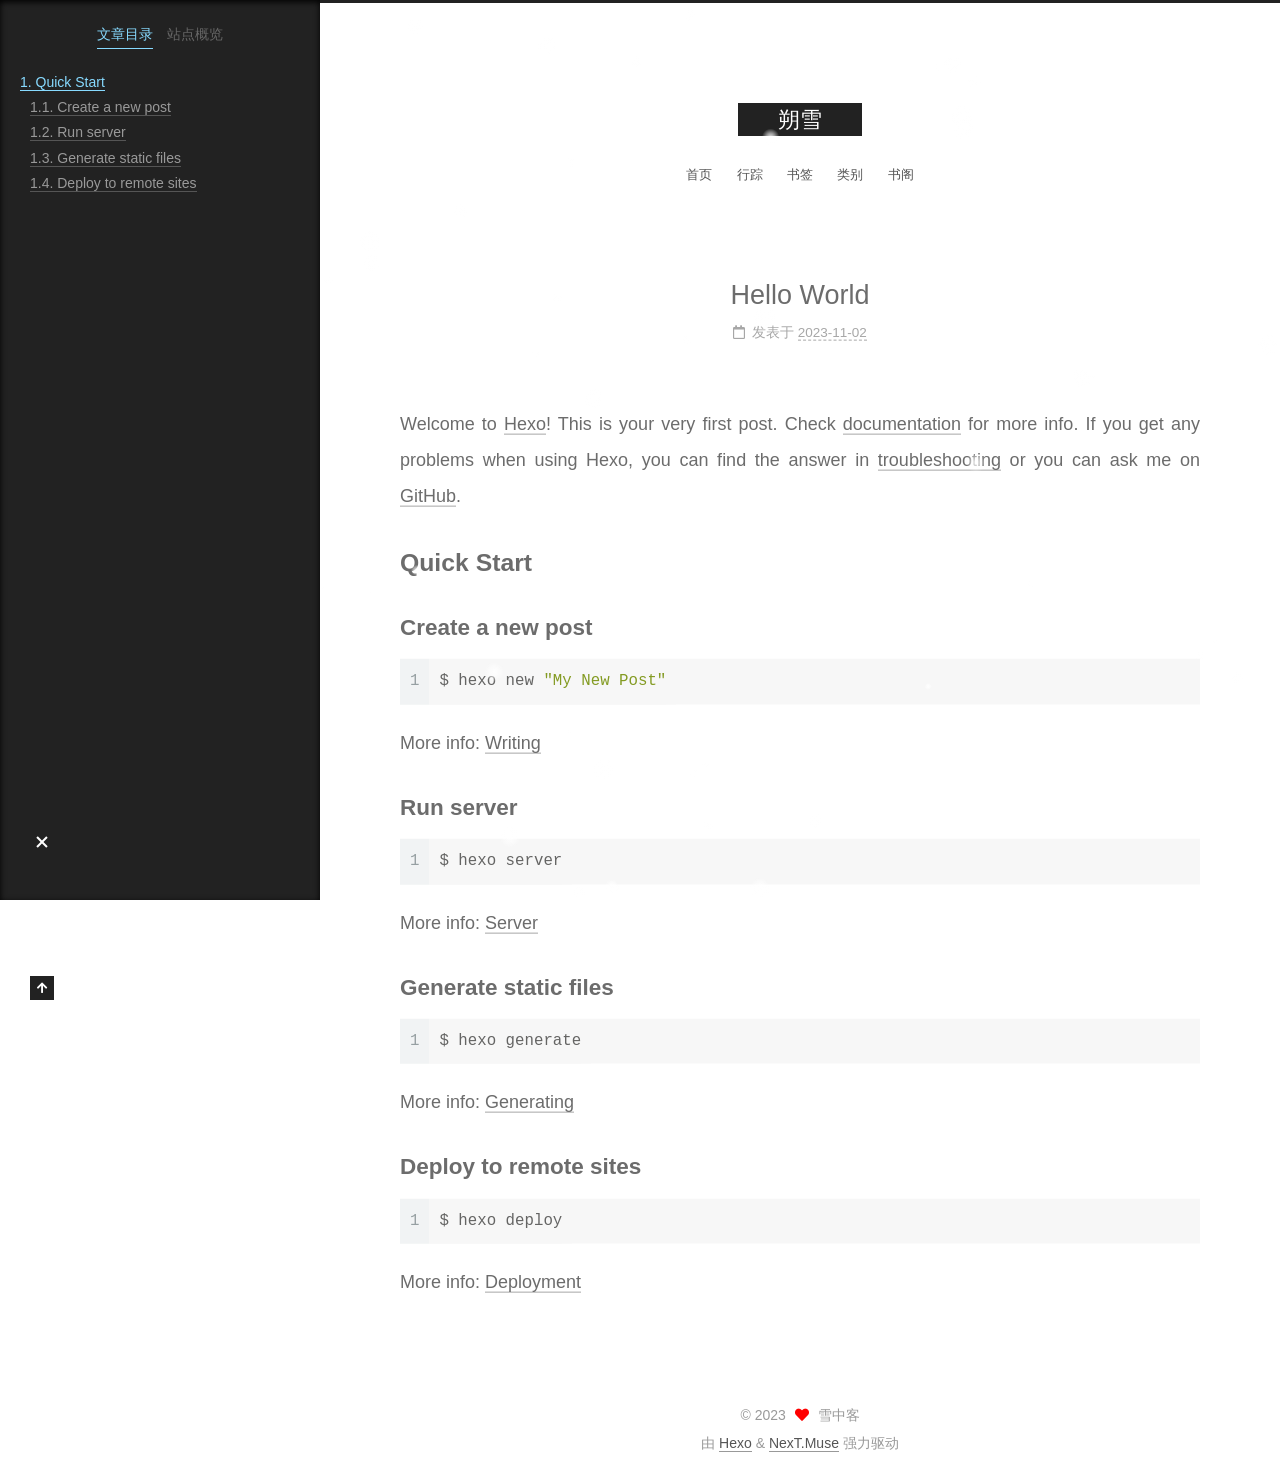
<file: 2023/11/02/hello-world/index.html>
<!DOCTYPE html>
<html lang="zh-CN">
<head>
  <meta charset="UTF-8">
<meta name="viewport" content="width=device-width, initial-scale=1, maximum-scale=2">
<meta name="theme-color" content="#222">
<meta name="generator" content="Hexo 7.0.0">
  <link rel="apple-touch-icon" sizes="180x180" href="/images/252d2ffe4d2b9859.png">
  <link rel="icon" type="image/png" sizes="32x32" href="/images/252d2ffe4d2b9859.png">
  <link rel="icon" type="image/png" sizes="16x16" href="/images/252d2ffe4d2b9859.png">
  <link rel="mask-icon" href="/252d2ffe4d2b9859.png" color="#222">

<link rel="stylesheet" href="/css/main.css">

<link rel="stylesheet" href="//fonts.googleapis.com/css?family=Noto Serif SC:300,300italic,400,400italic,700,700italic&display=swap&subset=latin,latin-ext">
<link rel="stylesheet" href="/lib/font-awesome/css/all.min.css">

<script id="hexo-configurations">
    var NexT = window.NexT || {};
    var CONFIG = {"hostname":"example.com","root":"/","scheme":"Muse","version":"7.8.0","exturl":false,"sidebar":{"position":"left","display":"always","padding":18,"offset":12,"onmobile":false},"copycode":{"enable":false,"show_result":false,"style":null},"back2top":{"enable":true,"sidebar":false,"scrollpercent":false},"bookmark":{"enable":false,"color":"#222","save":"auto"},"fancybox":false,"mediumzoom":false,"lazyload":false,"pangu":false,"comments":{"style":"tabs","active":null,"storage":true,"lazyload":false,"nav":null},"algolia":{"hits":{"per_page":10},"labels":{"input_placeholder":"Search for Posts","hits_empty":"We didn't find any results for the search: ${query}","hits_stats":"${hits} results found in ${time} ms"}},"localsearch":{"enable":false,"trigger":"auto","top_n_per_article":1,"unescape":false,"preload":false},"motion":{"enable":true,"async":false,"transition":{"post_block":"fadeIn","post_header":"slideDownIn","post_body":"slideDownIn","coll_header":"slideLeftIn","sidebar":"slideUpIn"}},"path":"search.xml"};
  </script>

  <meta name="description" content="Welcome to Hexo! This is your very first post. Check documentation for more info. If you get any problems when using Hexo, you can find the answer in troubleshooting or you can ask me on GitHub. Quick">
<meta property="og:type" content="article">
<meta property="og:title" content="Hello World">
<meta property="og:url" content="http://example.com/2023/11/02/hello-world/index.html">
<meta property="og:site_name" content="朔雪">
<meta property="og:description" content="Welcome to Hexo! This is your very first post. Check documentation for more info. If you get any problems when using Hexo, you can find the answer in troubleshooting or you can ask me on GitHub. Quick">
<meta property="og:locale" content="zh_CN">
<meta property="article:published_time" content="2023-11-02T11:11:12.306Z">
<meta property="article:modified_time" content="2023-11-02T11:11:12.306Z">
<meta property="article:author" content="雪中客">
<meta name="twitter:card" content="summary">

<link rel="canonical" href="http://example.com/2023/11/02/hello-world/">


<script id="page-configurations">
  // https://hexo.io/docs/variables.html
  CONFIG.page = {
    sidebar: "",
    isHome : false,
    isPost : true,
    lang   : 'zh-CN'
  };
</script>

  <title>Hello World | 朔雪</title>
  






  <noscript>
  <style>
  .use-motion .brand,
  .use-motion .menu-item,
  .sidebar-inner,
  .use-motion .post-block,
  .use-motion .pagination,
  .use-motion .comments,
  .use-motion .post-header,
  .use-motion .post-body,
  .use-motion .collection-header { opacity: initial; }

  .use-motion .site-title,
  .use-motion .site-subtitle {
    opacity: initial;
    top: initial;
  }

  .use-motion .logo-line-before i { left: initial; }
  .use-motion .logo-line-after i { right: initial; }
  </style>
</noscript>

</head>

<body itemscope itemtype="http://schema.org/WebPage">
  <div class="container use-motion">
    <div class="headband"></div>

    <header class="header" itemscope itemtype="http://schema.org/WPHeader">
      <div class="header-inner"><div class="site-brand-container">
  <div class="site-nav-toggle">
    <div class="toggle" aria-label="切换导航栏">
      <span class="toggle-line toggle-line-first"></span>
      <span class="toggle-line toggle-line-middle"></span>
      <span class="toggle-line toggle-line-last"></span>
    </div>
  </div>

  <div class="site-meta">

    <a href="/" class="brand" rel="start">
      <span class="logo-line-before"><i></i></span>
      <h1 class="site-title">朔雪</h1>
      <span class="logo-line-after"><i></i></span>
    </a>
  </div>

  <div class="site-nav-right">
    <div class="toggle popup-trigger">
    </div>
  </div>
</div>




<nav class="site-nav">
  <ul id="menu" class="main-menu menu">
        <li class="menu-item menu-item-home">

    <a href="/" rel="section">首页</a>

  </li>
        <li class="menu-item menu-item-about">

    <a href="/about/" rel="section">行踪</a>

  </li>
        <li class="menu-item menu-item-tags">

    <a href="/tags/" rel="section">书签</a>

  </li>
        <li class="menu-item menu-item-categories">

    <a href="/categories/" rel="section">类别</a>

  </li>
        <li class="menu-item menu-item-archives">

    <a href="/archives/" rel="section">书阁</a>

  </li>
  </ul>
</nav>




</div>
    </header>

    
  <div class="back-to-top">
    <i class="fa fa-arrow-up"></i>
    <span>0%</span>
  </div>


    <main class="main">
      <div class="main-inner">
        <div class="content-wrap">
          

          <div class="content post posts-expand">
            

    
  
  
  <article itemscope itemtype="http://schema.org/Article" class="post-block" lang="zh-CN">
    <link itemprop="mainEntityOfPage" href="http://example.com/2023/11/02/hello-world/">

    <span hidden itemprop="author" itemscope itemtype="http://schema.org/Person">
      <meta itemprop="image" content="/images/avatar.gif">
      <meta itemprop="name" content="雪中客">
      <meta itemprop="description" content="日暮诗成天又雪，与梅并作十分春。">
    </span>

    <span hidden itemprop="publisher" itemscope itemtype="http://schema.org/Organization">
      <meta itemprop="name" content="朔雪">
    </span>
      <header class="post-header">
        <h1 class="post-title" itemprop="name headline">
          Hello World
        </h1>

        <div class="post-meta">
            <span class="post-meta-item">
              <span class="post-meta-item-icon">
                <i class="far fa-calendar"></i>
              </span>
              <span class="post-meta-item-text">发表于</span>

              <time title="创建时间：2023-11-02 19:11:12" itemprop="dateCreated datePublished" datetime="2023-11-02T19:11:12+08:00">2023-11-02</time>
            </span>

          

        </div>
      </header>

    
    
    
    <div class="post-body" itemprop="articleBody">

      
        <p>Welcome to <a target="_blank" rel="noopener" href="https://hexo.io/">Hexo</a>! This is your very first post. Check <a target="_blank" rel="noopener" href="https://hexo.io/docs/">documentation</a> for more info. If you get any problems when using Hexo, you can find the answer in <a target="_blank" rel="noopener" href="https://hexo.io/docs/troubleshooting.html">troubleshooting</a> or you can ask me on <a target="_blank" rel="noopener" href="https://github.com/hexojs/hexo/issues">GitHub</a>.</p>
<h2 id="Quick-Start"><a href="#Quick-Start" class="headerlink" title="Quick Start"></a>Quick Start</h2><h3 id="Create-a-new-post"><a href="#Create-a-new-post" class="headerlink" title="Create a new post"></a>Create a new post</h3><figure class="highlight bash"><table><tr><td class="gutter"><pre><span class="line">1</span><br></pre></td><td class="code"><pre><span class="line">$ hexo new <span class="string">&quot;My New Post&quot;</span></span><br></pre></td></tr></table></figure>

<p>More info: <a target="_blank" rel="noopener" href="https://hexo.io/docs/writing.html">Writing</a></p>
<h3 id="Run-server"><a href="#Run-server" class="headerlink" title="Run server"></a>Run server</h3><figure class="highlight bash"><table><tr><td class="gutter"><pre><span class="line">1</span><br></pre></td><td class="code"><pre><span class="line">$ hexo server</span><br></pre></td></tr></table></figure>

<p>More info: <a target="_blank" rel="noopener" href="https://hexo.io/docs/server.html">Server</a></p>
<h3 id="Generate-static-files"><a href="#Generate-static-files" class="headerlink" title="Generate static files"></a>Generate static files</h3><figure class="highlight bash"><table><tr><td class="gutter"><pre><span class="line">1</span><br></pre></td><td class="code"><pre><span class="line">$ hexo generate</span><br></pre></td></tr></table></figure>

<p>More info: <a target="_blank" rel="noopener" href="https://hexo.io/docs/generating.html">Generating</a></p>
<h3 id="Deploy-to-remote-sites"><a href="#Deploy-to-remote-sites" class="headerlink" title="Deploy to remote sites"></a>Deploy to remote sites</h3><figure class="highlight bash"><table><tr><td class="gutter"><pre><span class="line">1</span><br></pre></td><td class="code"><pre><span class="line">$ hexo deploy</span><br></pre></td></tr></table></figure>

<p>More info: <a target="_blank" rel="noopener" href="https://hexo.io/docs/one-command-deployment.html">Deployment</a></p>

    </div>

    
    
    

      <footer class="post-footer">

        


        
      </footer>
    
  </article>
  
  
  



          </div>
          

<script>
  window.addEventListener('tabs:register', () => {
    let { activeClass } = CONFIG.comments;
    if (CONFIG.comments.storage) {
      activeClass = localStorage.getItem('comments_active') || activeClass;
    }
    if (activeClass) {
      let activeTab = document.querySelector(`a[href="#comment-${activeClass}"]`);
      if (activeTab) {
        activeTab.click();
      }
    }
  });
  if (CONFIG.comments.storage) {
    window.addEventListener('tabs:click', event => {
      if (!event.target.matches('.tabs-comment .tab-content .tab-pane')) return;
      let commentClass = event.target.classList[1];
      localStorage.setItem('comments_active', commentClass);
    });
  }
</script>

        </div>
          
  
  <div class="toggle sidebar-toggle">
    <span class="toggle-line toggle-line-first"></span>
    <span class="toggle-line toggle-line-middle"></span>
    <span class="toggle-line toggle-line-last"></span>
  </div>

  <aside class="sidebar">
    <div class="sidebar-inner">

      <ul class="sidebar-nav motion-element">
        <li class="sidebar-nav-toc">
          文章目录
        </li>
        <li class="sidebar-nav-overview">
          站点概览
        </li>
      </ul>

      <!--noindex-->
      <div class="post-toc-wrap sidebar-panel">
          <div class="post-toc motion-element"><ol class="nav"><li class="nav-item nav-level-2"><a class="nav-link" href="#Quick-Start"><span class="nav-number">1.</span> <span class="nav-text">Quick Start</span></a><ol class="nav-child"><li class="nav-item nav-level-3"><a class="nav-link" href="#Create-a-new-post"><span class="nav-number">1.1.</span> <span class="nav-text">Create a new post</span></a></li><li class="nav-item nav-level-3"><a class="nav-link" href="#Run-server"><span class="nav-number">1.2.</span> <span class="nav-text">Run server</span></a></li><li class="nav-item nav-level-3"><a class="nav-link" href="#Generate-static-files"><span class="nav-number">1.3.</span> <span class="nav-text">Generate static files</span></a></li><li class="nav-item nav-level-3"><a class="nav-link" href="#Deploy-to-remote-sites"><span class="nav-number">1.4.</span> <span class="nav-text">Deploy to remote sites</span></a></li></ol></li></ol></div>
      </div>
      <!--/noindex-->

      <div class="site-overview-wrap sidebar-panel">
        <div class="site-author motion-element" itemprop="author" itemscope itemtype="http://schema.org/Person">
  <p class="site-author-name" itemprop="name">雪中客</p>
  <div class="site-description" itemprop="description">日暮诗成天又雪，与梅并作十分春。</div>
</div>
<div class="site-state-wrap motion-element">
  <nav class="site-state">
      <div class="site-state-item site-state-posts">
          <a href="/archives/">
        
          <span class="site-state-item-count">1</span>
          <span class="site-state-item-name">日志</span>
        </a>
      </div>
  </nav>
</div>
  <div class="links-of-author motion-element">
      <span class="links-of-author-item">
        <a href="/shuoxue2023@163.com" title="E-Mail → shuoxue2023@163.com">E-Mail</a>
      </span>
      <span class="links-of-author-item">
        <a href="https://space.bilibili.com/1996115089" title="bilibili → https:&#x2F;&#x2F;space.bilibili.com&#x2F;1996115089" rel="noopener" target="_blank">bilibili</a>
      </span>
  </div>



      </div>

    </div>
  </aside>
  <div id="sidebar-dimmer"></div>


      </div>
    </main>

    <footer class="footer">
      <div class="footer-inner">
        

        

<div class="copyright">
  
  &copy; 
  <span itemprop="copyrightYear">2023</span>
  <span class="with-love">
    <i class="fa fa-heart"></i>
  </span>
  <span class="author" itemprop="copyrightHolder">雪中客</span>
</div>
  <div class="powered-by">由 <a href="https://hexo.io/" class="theme-link" rel="noopener" target="_blank">Hexo</a> & <a href="https://muse.theme-next.org/" class="theme-link" rel="noopener" target="_blank">NexT.Muse</a> 强力驱动
  </div>

        








      </div>
    </footer>
  </div>

  
  <script src="/lib/anime.min.js"></script>
  <script src="/lib/velocity/velocity.min.js"></script>
  <script src="/lib/velocity/velocity.ui.min.js"></script>

<script src="/js/utils.js"></script>

<script src="/js/motion.js"></script>


<script src="/js/schemes/muse.js"></script>


<script src="/js/next-boot.js"></script>




  















  

  

</body>
</html>

<script type="text/javascript" src="\js\snow.js"></script>
</file>
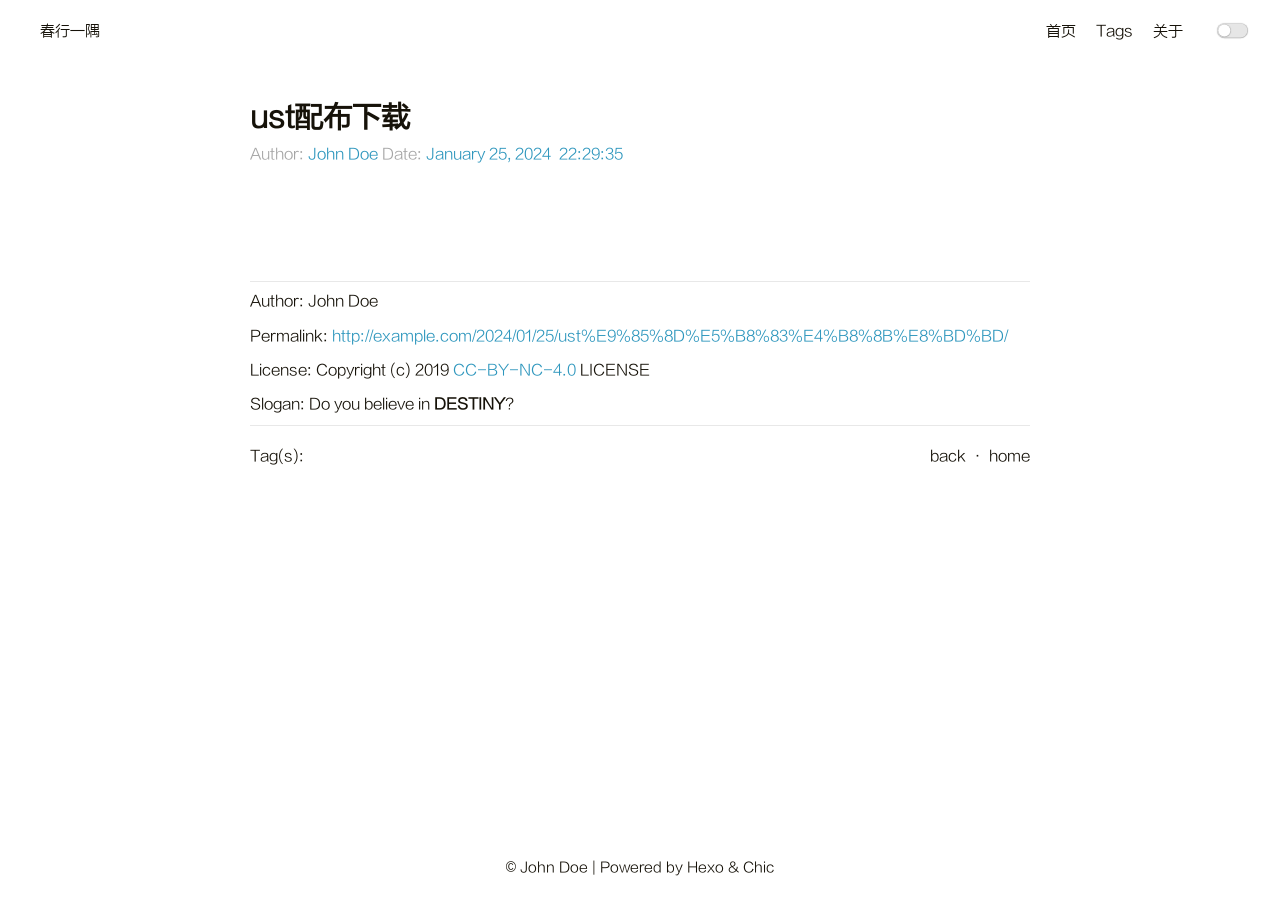
<file: 2024/01/25/ust配布下载/index.html>
<!DOCTYPE html>
<html lang="en">

<head>
    <meta charset="UTF-8">
<meta name="viewport"
      content="width=device-width, initial-scale=1.0, maximum-scale=1.0, minimum-scale=1.0">
<meta http-equiv="X-UA-Compatible" content="ie=edge">

    <meta name="author" content="John Doe">





<title>ust配布下载 | Hexo</title>



    <link rel="icon" href="/favicon.ico">




    <!-- stylesheets list from _config.yml -->
    
    <link rel="stylesheet" href="/css/style.css">
    



    <!-- scripts list from _config.yml -->
    
    <script src="/js/script.js"></script>
    
    <script src="/js/tocbot.min.js"></script>
    



    
    
        
    


<meta name="generator" content="Hexo 7.1.1"></head>

<body>
    <script>
        // this function is used to check current theme before page loaded.
        (() => {
            const currentTheme = window.localStorage && window.localStorage.getItem('theme') || '';
            const isDark = currentTheme === 'dark';
            const pagebody = document.getElementsByTagName('body')[0]
            if (isDark) {
                pagebody.classList.add('dark-theme');
                // mobile
                document.getElementById("mobile-toggle-theme").innerText = "· Dark"
            } else {
                pagebody.classList.remove('dark-theme');
                // mobile
                document.getElementById("mobile-toggle-theme").innerText = "· Light"
            }
        })();
    </script>

    <div class="wrapper">
        <header>
    <nav class="navbar">
        <div class="container">
            <div class="navbar-header header-logo"><a href="/">春行一隅</a></div>
            <div class="menu navbar-right">
                
                    <a class="menu-item" href="/archives">首页</a>
                
                    <a class="menu-item" href="/tag">Tags</a>
                
                    <a class="menu-item" href="/about">关于</a>
                
                <input id="switch_default" type="checkbox" class="switch_default">
                <label for="switch_default" class="toggleBtn"></label>
            </div>
        </div>
    </nav>

    
    <nav class="navbar-mobile" id="nav-mobile">
        <div class="container">
            <div class="navbar-header">
                <div>
                    <a href="/">春行一隅</a><a id="mobile-toggle-theme">·&nbsp;Light</a>
                </div>
                <div class="menu-toggle" onclick="mobileBtn()">&#9776; Menu</div>
            </div>
            <div class="menu" id="mobile-menu">
                
                    <a class="menu-item" href="/archives">首页</a>
                
                    <a class="menu-item" href="/tag">Tags</a>
                
                    <a class="menu-item" href="/about">关于</a>
                
            </div>
        </div>
    </nav>

</header>
<script>
    var mobileBtn = function f() {
        var toggleMenu = document.getElementsByClassName("menu-toggle")[0];
        var mobileMenu = document.getElementById("mobile-menu");
        if(toggleMenu.classList.contains("active")){
           toggleMenu.classList.remove("active")
            mobileMenu.classList.remove("active")
        }else{
            toggleMenu.classList.add("active")
            mobileMenu.classList.add("active")
        }
    }
</script>
            <div class="main">
                <div class="container">
    
    

    
    <article class="post-wrap">
        <header class="post-header">
            <h1 class="post-title">ust配布下载</h1>
            
                <div class="post-meta">
                    
                        Author: <a itemprop="author" rel="author" href="/">John Doe</a>
                    

                    
                        <span class="post-time">
                        Date: <a href="#">January 25, 2024&nbsp;&nbsp;22:29:35</a>
                        </span>
                    
                    
                </div>
            
        </header>

        <div class="post-content">
            
        </div>

        
            <section class="post-copyright">
                
                    <p class="copyright-item">
                        <span>Author:</span>
                        <span>John Doe</span>
                    </p>
                
                
                    <p class="copyright-item">
                        <span>Permalink:</span>
                        <span><a href="http://example.com/2024/01/25/ust%E9%85%8D%E5%B8%83%E4%B8%8B%E8%BD%BD/">http://example.com/2024/01/25/ust%E9%85%8D%E5%B8%83%E4%B8%8B%E8%BD%BD/</a></span>
                    </p>
                
                
                    <p class="copyright-item">
                        <span>License:</span>
                        <span>Copyright (c) 2019 <a target="_blank" rel="noopener" href="http://creativecommons.org/licenses/by-nc/4.0/">CC-BY-NC-4.0</a> LICENSE</span>
                    </p>
                
                
                     <p class="copyright-item">
                         <span>Slogan:</span>
                         <span>Do you believe in <strong>DESTINY</strong>?</span>
                     </p>
                

            </section>
        
        <section class="post-tags">
            <div>
                <span>Tag(s):</span>
                <span class="tag">
                    
                </span>
            </div>
            <div>
                <a href="javascript:window.history.back();">back</a>
                <span>· </span>
                <a href="/">home</a>
            </div>
        </section>
        <section class="post-nav">
            
            
        </section>


    </article>
</div>

            </div>
            <footer id="footer" class="footer">
    <div class="copyright">
        <span>© John Doe | Powered by <a href="https://hexo.io" target="_blank">Hexo</a> & <a href="https://github.com/Siricee/hexo-theme-Chic" target="_blank">Chic</a></span>
    </div>
</footer>

    </div>
</body>

</html>
</file>
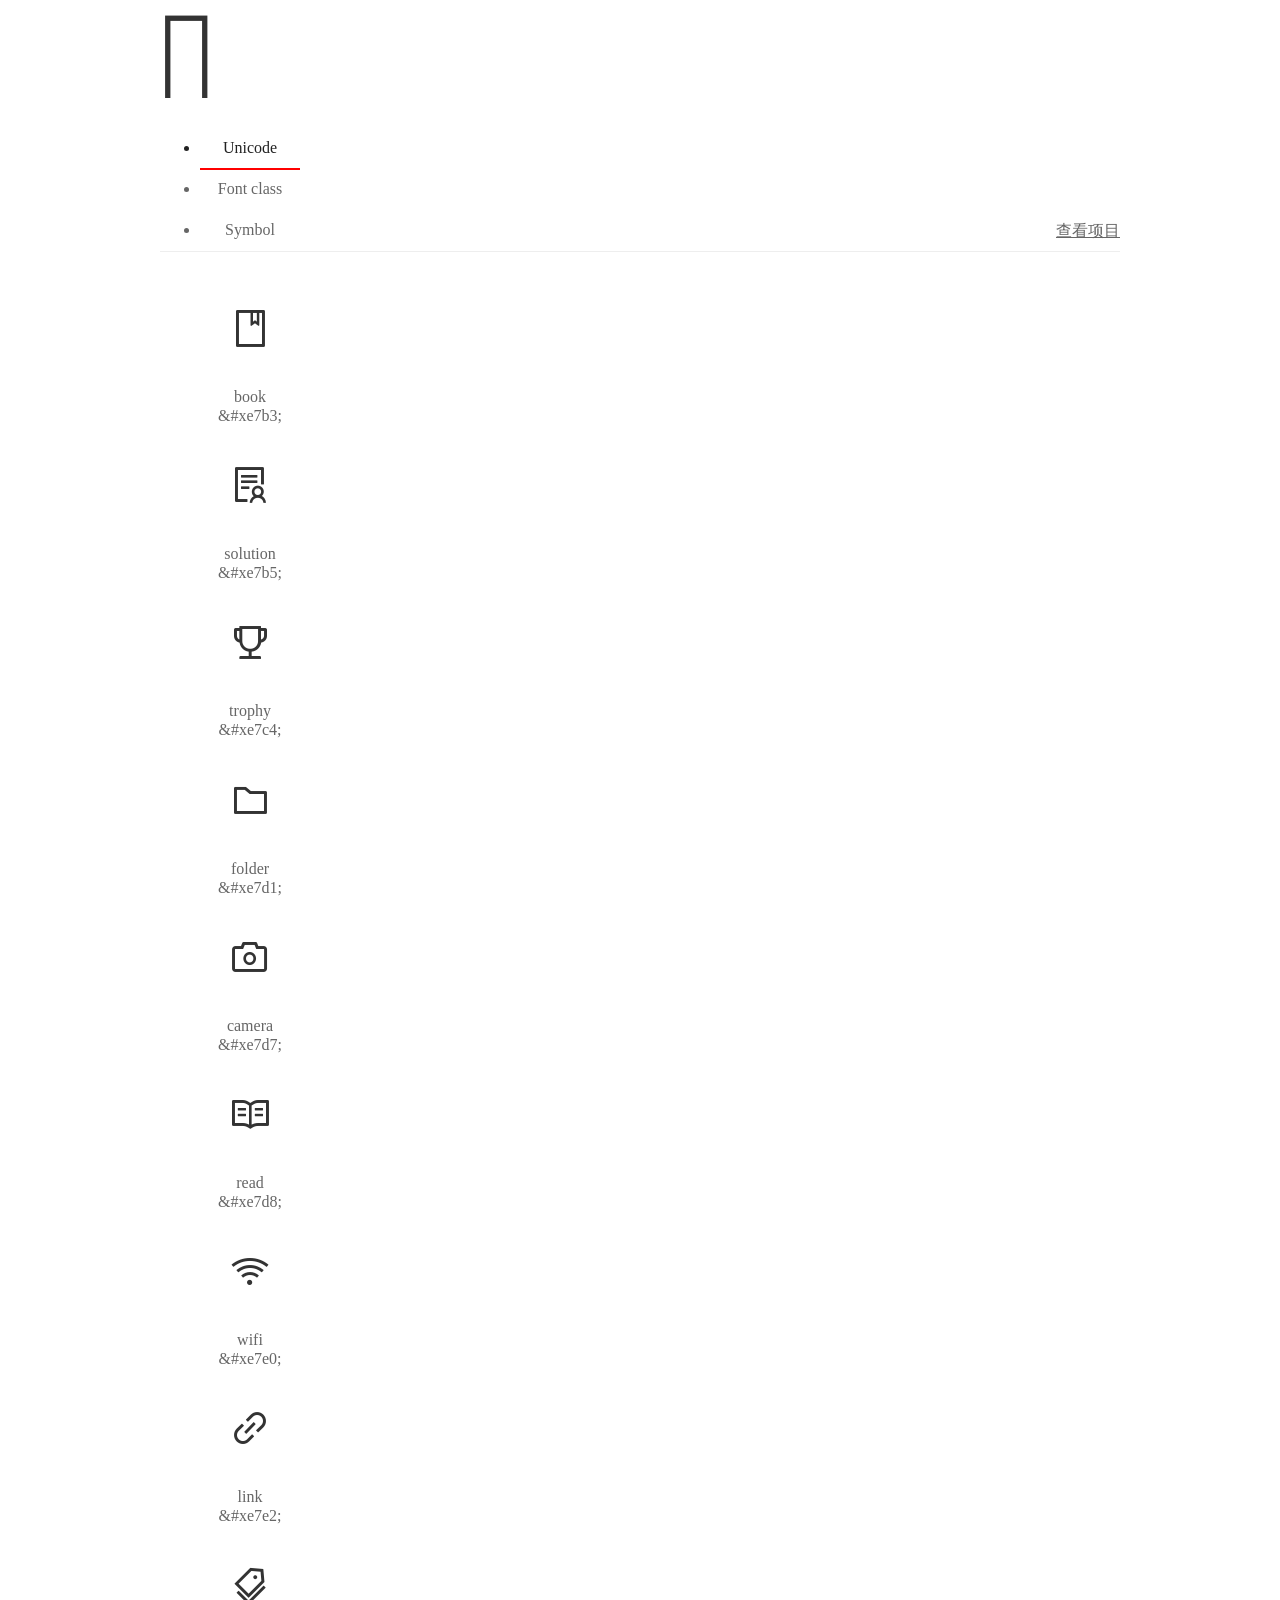
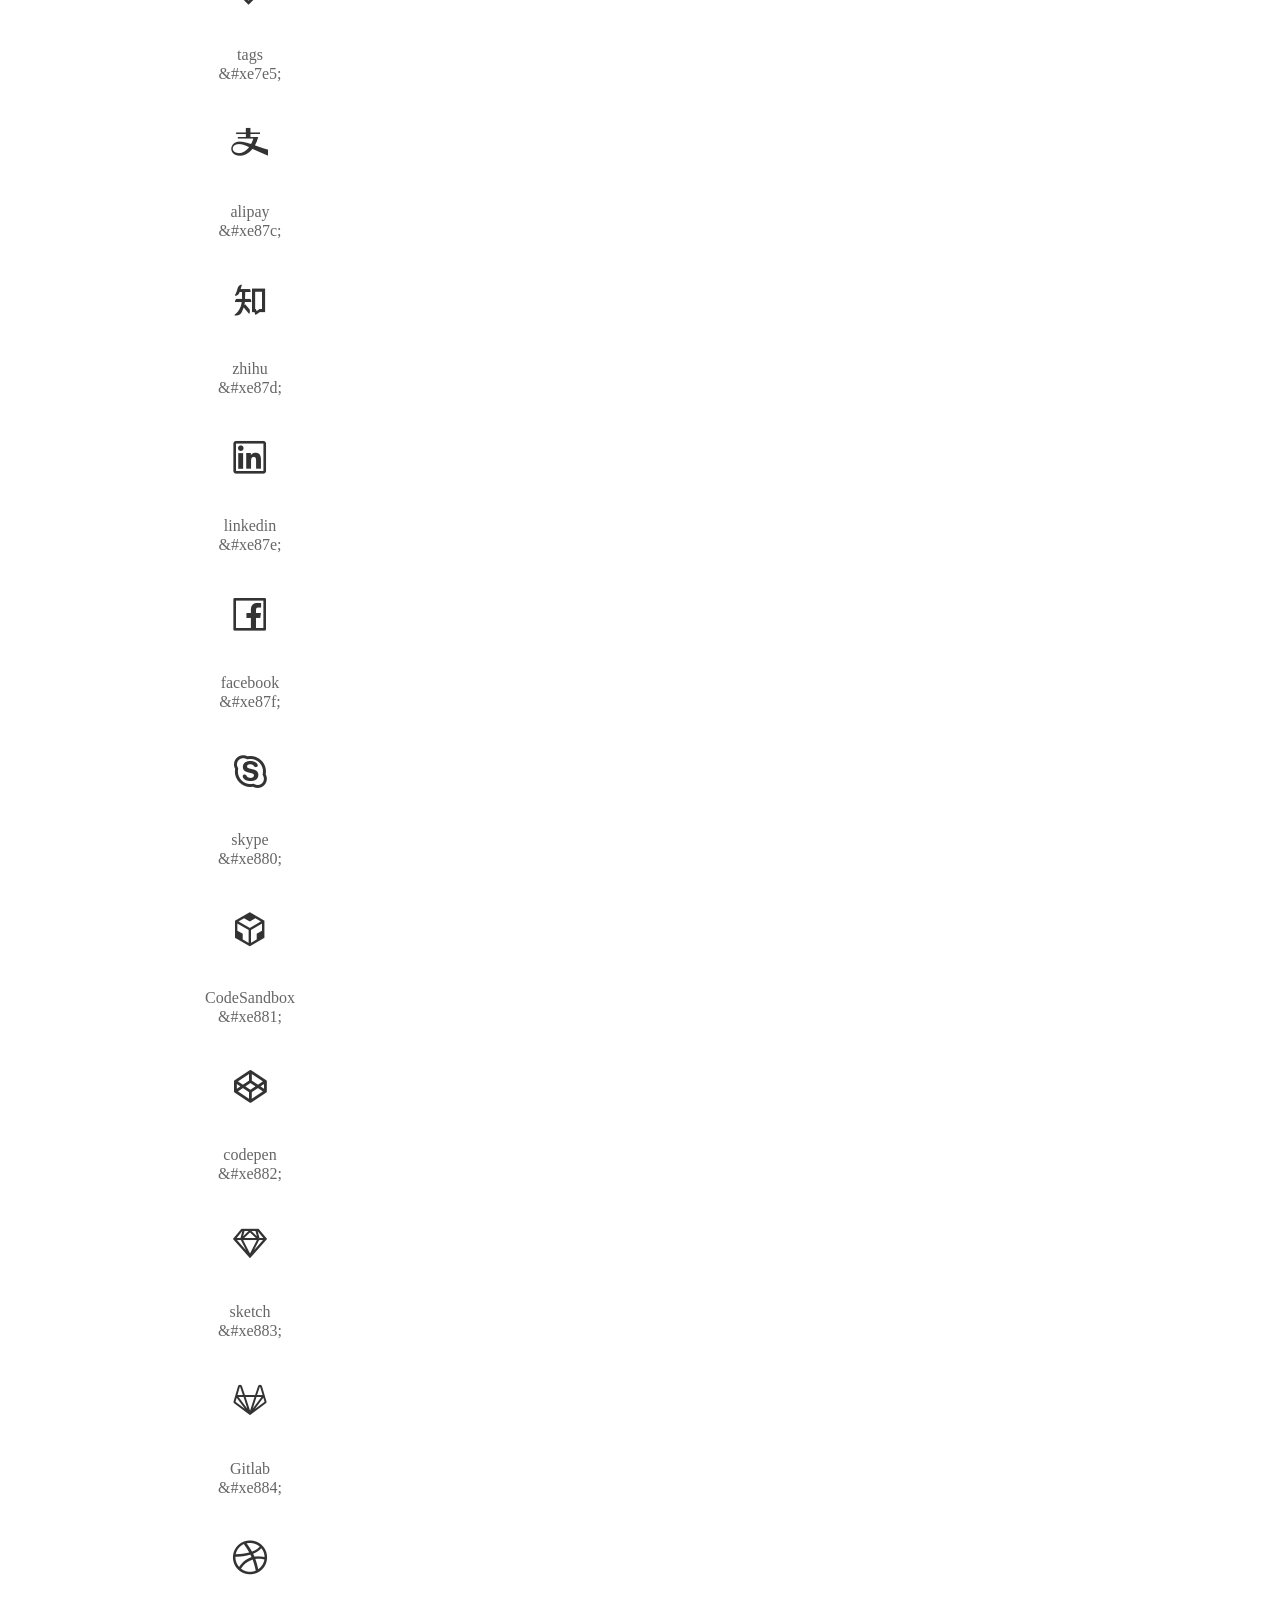
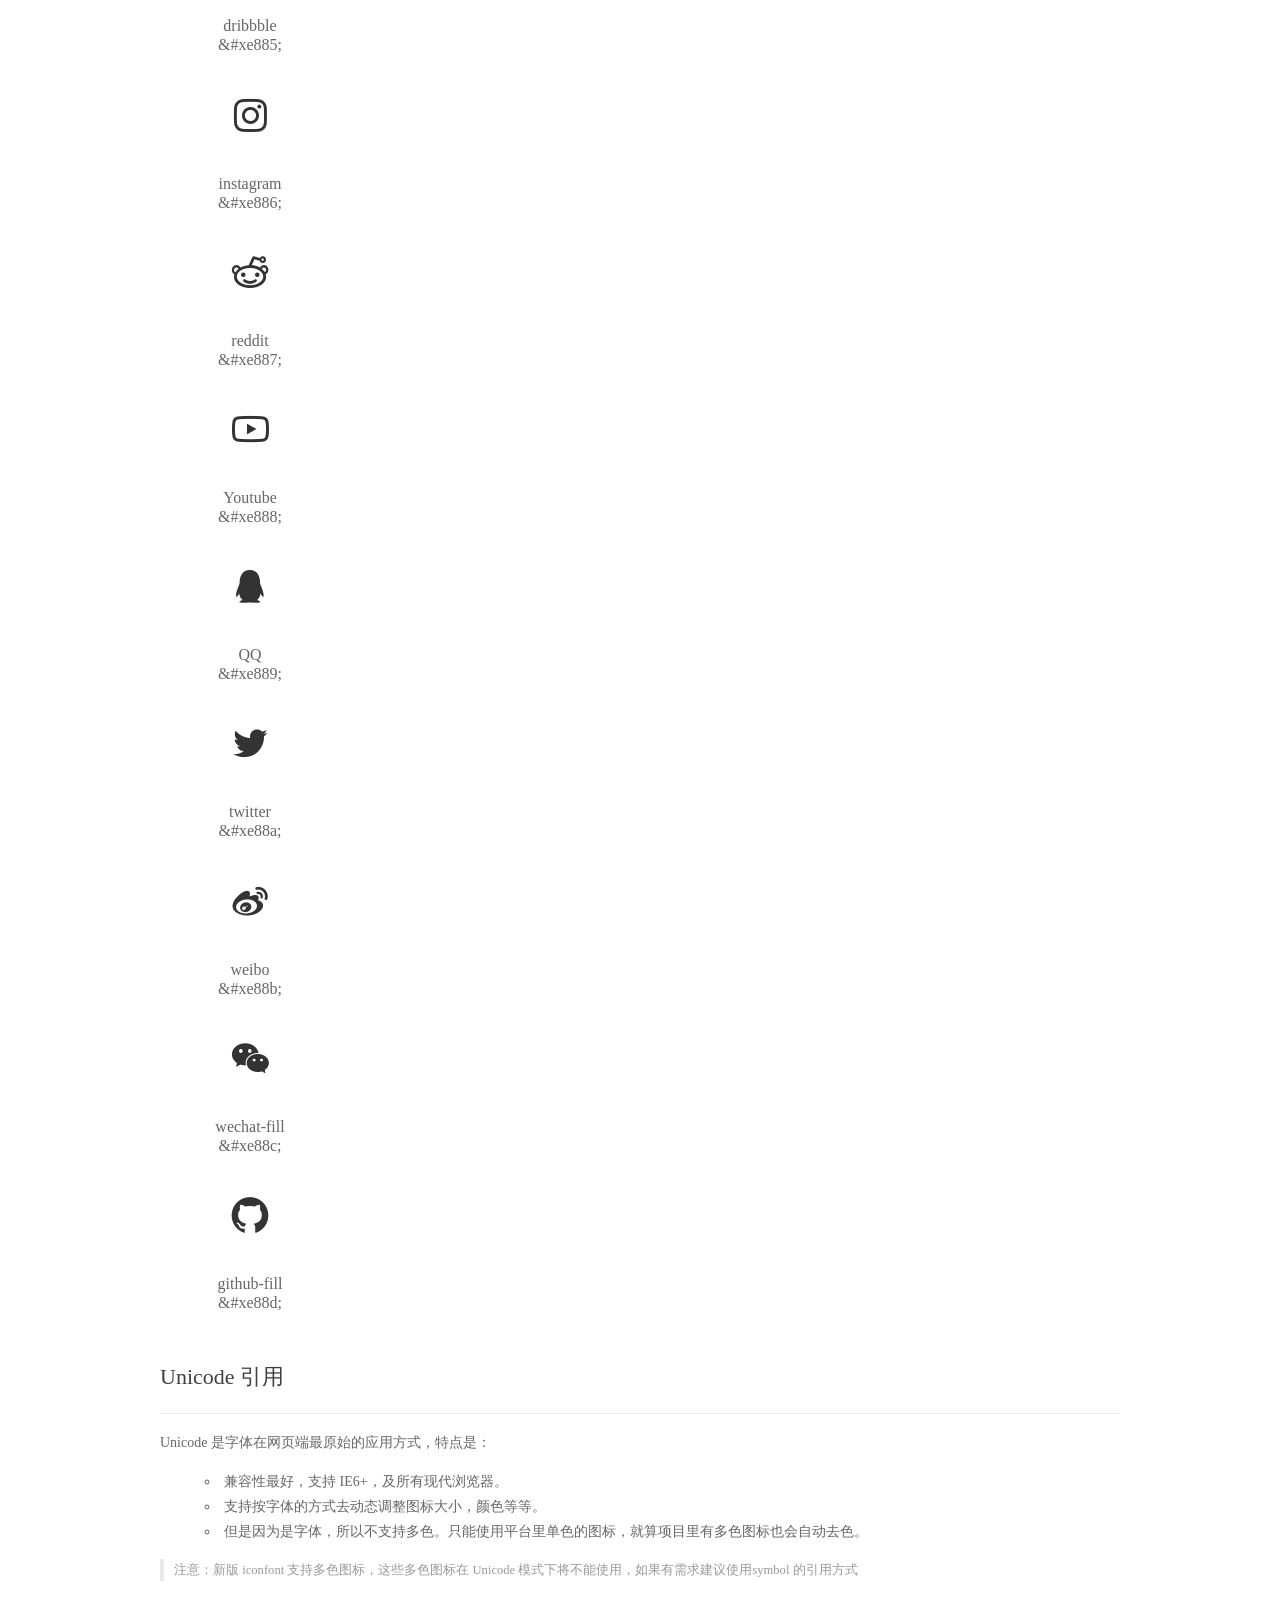
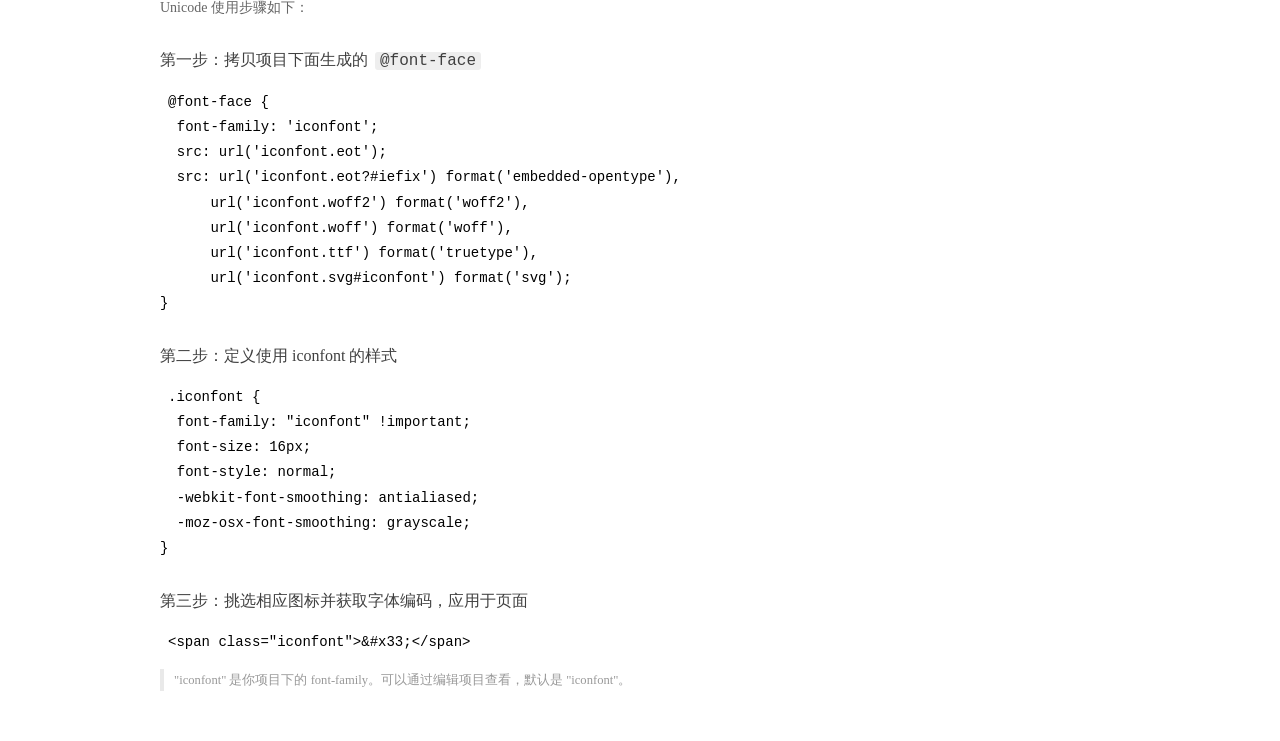
<file: fonts/iconfont/demo_index.html>
<!DOCTYPE html>
<html>
<head>
  <meta charset="utf-8"/>
  <title>IconFont Demo</title>
  <link rel="shortcut icon" href="https://gtms04.alicdn.com/tps/i4/TB1_oz6GVXXXXaFXpXXJDFnIXXX-64-64.ico" type="image/x-icon"/>
  <link rel="stylesheet" href="https://g.alicdn.com/thx/cube/1.3.2/cube.min.css">
  <link rel="stylesheet" href="demo.css">
  <link rel="stylesheet" href="iconfont.css">
  <script src="iconfont.js"></script>
  <!-- jQuery -->
  <script src="https://a1.alicdn.com/oss/uploads/2018/12/26/7bfddb60-08e8-11e9-9b04-53e73bb6408b.js"></script>
  <!-- 代码高亮 -->
  <script src="https://a1.alicdn.com/oss/uploads/2018/12/26/a3f714d0-08e6-11e9-8a15-ebf944d7534c.js"></script>
</head>
<body>
  <div class="main">
    <h1 class="logo"><a href="https://www.iconfont.cn/" title="iconfont 首页" target="_blank">&#xe86b;</a></h1>
    <div class="nav-tabs">
      <ul id="tabs" class="dib-box">
        <li class="dib active"><span>Unicode</span></li>
        <li class="dib"><span>Font class</span></li>
        <li class="dib"><span>Symbol</span></li>
      </ul>
      
      <a href="https://www.iconfont.cn/manage/index?manage_type=myprojects&projectId=1614736" target="_blank" class="nav-more">查看项目</a>
      
    </div>
    <div class="tab-container">
      <div class="content unicode" style="display: block;">
          <ul class="icon_lists dib-box">
          
            <li class="dib">
              <span class="icon iconfont">&#xe7b3;</span>
                <div class="name">book</div>
                <div class="code-name">&amp;#xe7b3;</div>
              </li>
          
            <li class="dib">
              <span class="icon iconfont">&#xe7b5;</span>
                <div class="name">solution</div>
                <div class="code-name">&amp;#xe7b5;</div>
              </li>
          
            <li class="dib">
              <span class="icon iconfont">&#xe7c4;</span>
                <div class="name">trophy</div>
                <div class="code-name">&amp;#xe7c4;</div>
              </li>
          
            <li class="dib">
              <span class="icon iconfont">&#xe7d1;</span>
                <div class="name">folder</div>
                <div class="code-name">&amp;#xe7d1;</div>
              </li>
          
            <li class="dib">
              <span class="icon iconfont">&#xe7d7;</span>
                <div class="name">camera</div>
                <div class="code-name">&amp;#xe7d7;</div>
              </li>
          
            <li class="dib">
              <span class="icon iconfont">&#xe7d8;</span>
                <div class="name">read</div>
                <div class="code-name">&amp;#xe7d8;</div>
              </li>
          
            <li class="dib">
              <span class="icon iconfont">&#xe7e0;</span>
                <div class="name">wifi</div>
                <div class="code-name">&amp;#xe7e0;</div>
              </li>
          
            <li class="dib">
              <span class="icon iconfont">&#xe7e2;</span>
                <div class="name">link</div>
                <div class="code-name">&amp;#xe7e2;</div>
              </li>
          
            <li class="dib">
              <span class="icon iconfont">&#xe7e5;</span>
                <div class="name">tags</div>
                <div class="code-name">&amp;#xe7e5;</div>
              </li>
          
            <li class="dib">
              <span class="icon iconfont">&#xe87c;</span>
                <div class="name">alipay</div>
                <div class="code-name">&amp;#xe87c;</div>
              </li>
          
            <li class="dib">
              <span class="icon iconfont">&#xe87d;</span>
                <div class="name">zhihu</div>
                <div class="code-name">&amp;#xe87d;</div>
              </li>
          
            <li class="dib">
              <span class="icon iconfont">&#xe87e;</span>
                <div class="name">linkedin</div>
                <div class="code-name">&amp;#xe87e;</div>
              </li>
          
            <li class="dib">
              <span class="icon iconfont">&#xe87f;</span>
                <div class="name">facebook</div>
                <div class="code-name">&amp;#xe87f;</div>
              </li>
          
            <li class="dib">
              <span class="icon iconfont">&#xe880;</span>
                <div class="name">skype</div>
                <div class="code-name">&amp;#xe880;</div>
              </li>
          
            <li class="dib">
              <span class="icon iconfont">&#xe881;</span>
                <div class="name">CodeSandbox</div>
                <div class="code-name">&amp;#xe881;</div>
              </li>
          
            <li class="dib">
              <span class="icon iconfont">&#xe882;</span>
                <div class="name">codepen</div>
                <div class="code-name">&amp;#xe882;</div>
              </li>
          
            <li class="dib">
              <span class="icon iconfont">&#xe883;</span>
                <div class="name">sketch</div>
                <div class="code-name">&amp;#xe883;</div>
              </li>
          
            <li class="dib">
              <span class="icon iconfont">&#xe884;</span>
                <div class="name">Gitlab</div>
                <div class="code-name">&amp;#xe884;</div>
              </li>
          
            <li class="dib">
              <span class="icon iconfont">&#xe885;</span>
                <div class="name">dribbble</div>
                <div class="code-name">&amp;#xe885;</div>
              </li>
          
            <li class="dib">
              <span class="icon iconfont">&#xe886;</span>
                <div class="name">instagram</div>
                <div class="code-name">&amp;#xe886;</div>
              </li>
          
            <li class="dib">
              <span class="icon iconfont">&#xe887;</span>
                <div class="name">reddit</div>
                <div class="code-name">&amp;#xe887;</div>
              </li>
          
            <li class="dib">
              <span class="icon iconfont">&#xe888;</span>
                <div class="name">Youtube</div>
                <div class="code-name">&amp;#xe888;</div>
              </li>
          
            <li class="dib">
              <span class="icon iconfont">&#xe889;</span>
                <div class="name">QQ</div>
                <div class="code-name">&amp;#xe889;</div>
              </li>
          
            <li class="dib">
              <span class="icon iconfont">&#xe88a;</span>
                <div class="name">twitter</div>
                <div class="code-name">&amp;#xe88a;</div>
              </li>
          
            <li class="dib">
              <span class="icon iconfont">&#xe88b;</span>
                <div class="name">weibo</div>
                <div class="code-name">&amp;#xe88b;</div>
              </li>
          
            <li class="dib">
              <span class="icon iconfont">&#xe88c;</span>
                <div class="name">wechat-fill</div>
                <div class="code-name">&amp;#xe88c;</div>
              </li>
          
            <li class="dib">
              <span class="icon iconfont">&#xe88d;</span>
                <div class="name">github-fill</div>
                <div class="code-name">&amp;#xe88d;</div>
              </li>
          
          </ul>
          <div class="article markdown">
          <h2 id="unicode-">Unicode 引用</h2>
          <hr>

          <p>Unicode 是字体在网页端最原始的应用方式，特点是：</p>
          <ul>
            <li>兼容性最好，支持 IE6+，及所有现代浏览器。</li>
            <li>支持按字体的方式去动态调整图标大小，颜色等等。</li>
            <li>但是因为是字体，所以不支持多色。只能使用平台里单色的图标，就算项目里有多色图标也会自动去色。</li>
          </ul>
          <blockquote>
            <p>注意：新版 iconfont 支持多色图标，这些多色图标在 Unicode 模式下将不能使用，如果有需求建议使用symbol 的引用方式</p>
          </blockquote>
          <p>Unicode 使用步骤如下：</p>
          <h3 id="-font-face">第一步：拷贝项目下面生成的 <code>@font-face</code></h3>
<pre><code class="language-css"
>@font-face {
  font-family: 'iconfont';
  src: url('iconfont.eot');
  src: url('iconfont.eot?#iefix') format('embedded-opentype'),
      url('iconfont.woff2') format('woff2'),
      url('iconfont.woff') format('woff'),
      url('iconfont.ttf') format('truetype'),
      url('iconfont.svg#iconfont') format('svg');
}
</code></pre>
          <h3 id="-iconfont-">第二步：定义使用 iconfont 的样式</h3>
<pre><code class="language-css"
>.iconfont {
  font-family: "iconfont" !important;
  font-size: 16px;
  font-style: normal;
  -webkit-font-smoothing: antialiased;
  -moz-osx-font-smoothing: grayscale;
}
</code></pre>
          <h3 id="-">第三步：挑选相应图标并获取字体编码，应用于页面</h3>
<pre>
<code class="language-html"
>&lt;span class="iconfont"&gt;&amp;#x33;&lt;/span&gt;
</code></pre>
          <blockquote>
            <p>"iconfont" 是你项目下的 font-family。可以通过编辑项目查看，默认是 "iconfont"。</p>
          </blockquote>
          </div>
      </div>
      <div class="content font-class">
        <ul class="icon_lists dib-box">
          
          <li class="dib">
            <span class="icon iconfont icon-publish"></span>
            <div class="name">
              book
            </div>
            <div class="code-name">.icon-publish
            </div>
          </li>
          
          <li class="dib">
            <span class="icon iconfont icon-resume"></span>
            <div class="name">
              solution
            </div>
            <div class="code-name">.icon-resume
            </div>
          </li>
          
          <li class="dib">
            <span class="icon iconfont icon-trophy"></span>
            <div class="name">
              trophy
            </div>
            <div class="code-name">.icon-trophy
            </div>
          </li>
          
          <li class="dib">
            <span class="icon iconfont icon-category"></span>
            <div class="name">
              folder
            </div>
            <div class="code-name">.icon-category
            </div>
          </li>
          
          <li class="dib">
            <span class="icon iconfont icon-gallery"></span>
            <div class="name">
              camera
            </div>
            <div class="code-name">.icon-gallery
            </div>
          </li>
          
          <li class="dib">
            <span class="icon iconfont icon-blog"></span>
            <div class="name">
              read
            </div>
            <div class="code-name">.icon-blog
            </div>
          </li>
          
          <li class="dib">
            <span class="icon iconfont icon-rss"></span>
            <div class="name">
              wifi
            </div>
            <div class="code-name">.icon-rss
            </div>
          </li>
          
          <li class="dib">
            <span class="icon iconfont icon-link"></span>
            <div class="name">
              link
            </div>
            <div class="code-name">.icon-link
            </div>
          </li>
          
          <li class="dib">
            <span class="icon iconfont icon-tags"></span>
            <div class="name">
              tags
            </div>
            <div class="code-name">.icon-tags
            </div>
          </li>
          
          <li class="dib">
            <span class="icon iconfont icon-alipay"></span>
            <div class="name">
              alipay
            </div>
            <div class="code-name">.icon-alipay
            </div>
          </li>
          
          <li class="dib">
            <span class="icon iconfont icon-zhihu"></span>
            <div class="name">
              zhihu
            </div>
            <div class="code-name">.icon-zhihu
            </div>
          </li>
          
          <li class="dib">
            <span class="icon iconfont icon-linkedin"></span>
            <div class="name">
              linkedin
            </div>
            <div class="code-name">.icon-linkedin
            </div>
          </li>
          
          <li class="dib">
            <span class="icon iconfont icon-facebook"></span>
            <div class="name">
              facebook
            </div>
            <div class="code-name">.icon-facebook
            </div>
          </li>
          
          <li class="dib">
            <span class="icon iconfont icon-skype"></span>
            <div class="name">
              skype
            </div>
            <div class="code-name">.icon-skype
            </div>
          </li>
          
          <li class="dib">
            <span class="icon iconfont icon-codesandbox"></span>
            <div class="name">
              CodeSandbox
            </div>
            <div class="code-name">.icon-codesandbox
            </div>
          </li>
          
          <li class="dib">
            <span class="icon iconfont icon-codepen"></span>
            <div class="name">
              codepen
            </div>
            <div class="code-name">.icon-codepen
            </div>
          </li>
          
          <li class="dib">
            <span class="icon iconfont icon-sketch"></span>
            <div class="name">
              sketch
            </div>
            <div class="code-name">.icon-sketch
            </div>
          </li>
          
          <li class="dib">
            <span class="icon iconfont icon-gitlab"></span>
            <div class="name">
              Gitlab
            </div>
            <div class="code-name">.icon-gitlab
            </div>
          </li>
          
          <li class="dib">
            <span class="icon iconfont icon-dribbble"></span>
            <div class="name">
              dribbble
            </div>
            <div class="code-name">.icon-dribbble
            </div>
          </li>
          
          <li class="dib">
            <span class="icon iconfont icon-instagram"></span>
            <div class="name">
              instagram
            </div>
            <div class="code-name">.icon-instagram
            </div>
          </li>
          
          <li class="dib">
            <span class="icon iconfont icon-reddit"></span>
            <div class="name">
              reddit
            </div>
            <div class="code-name">.icon-reddit
            </div>
          </li>
          
          <li class="dib">
            <span class="icon iconfont icon-youtube"></span>
            <div class="name">
              Youtube
            </div>
            <div class="code-name">.icon-youtube
            </div>
          </li>
          
          <li class="dib">
            <span class="icon iconfont icon-qq"></span>
            <div class="name">
              QQ
            </div>
            <div class="code-name">.icon-qq
            </div>
          </li>
          
          <li class="dib">
            <span class="icon iconfont icon-twitter"></span>
            <div class="name">
              twitter
            </div>
            <div class="code-name">.icon-twitter
            </div>
          </li>
          
          <li class="dib">
            <span class="icon iconfont icon-weibo"></span>
            <div class="name">
              weibo
            </div>
            <div class="code-name">.icon-weibo
            </div>
          </li>
          
          <li class="dib">
            <span class="icon iconfont icon-wechat"></span>
            <div class="name">
              wechat-fill
            </div>
            <div class="code-name">.icon-wechat
            </div>
          </li>
          
          <li class="dib">
            <span class="icon iconfont icon-github"></span>
            <div class="name">
              github-fill
            </div>
            <div class="code-name">.icon-github
            </div>
          </li>
          
        </ul>
        <div class="article markdown">
        <h2 id="font-class-">font-class 引用</h2>
        <hr>

        <p>font-class 是 Unicode 使用方式的一种变种，主要是解决 Unicode 书写不直观，语意不明确的问题。</p>
        <p>与 Unicode 使用方式相比，具有如下特点：</p>
        <ul>
          <li>兼容性良好，支持 IE8+，及所有现代浏览器。</li>
          <li>相比于 Unicode 语意明确，书写更直观。可以很容易分辨这个 icon 是什么。</li>
          <li>因为使用 class 来定义图标，所以当要替换图标时，只需要修改 class 里面的 Unicode 引用。</li>
          <li>不过因为本质上还是使用的字体，所以多色图标还是不支持的。</li>
        </ul>
        <p>使用步骤如下：</p>
        <h3 id="-fontclass-">第一步：引入项目下面生成的 fontclass 代码：</h3>
<pre><code class="language-html">&lt;link rel="stylesheet" href="./iconfont.css"&gt;
</code></pre>
        <h3 id="-">第二步：挑选相应图标并获取类名，应用于页面：</h3>
<pre><code class="language-html">&lt;span class="iconfont icon-xxx"&gt;&lt;/span&gt;
</code></pre>
        <blockquote>
          <p>"
            iconfont" 是你项目下的 font-family。可以通过编辑项目查看，默认是 "iconfont"。</p>
        </blockquote>
      </div>
      </div>
      <div class="content symbol">
          <ul class="icon_lists dib-box">
          
            <li class="dib">
                <svg class="icon svg-icon" aria-hidden="true">
                  <use xlink:href="#icon-publish"></use>
                </svg>
                <div class="name">book</div>
                <div class="code-name">#icon-publish</div>
            </li>
          
            <li class="dib">
                <svg class="icon svg-icon" aria-hidden="true">
                  <use xlink:href="#icon-resume"></use>
                </svg>
                <div class="name">solution</div>
                <div class="code-name">#icon-resume</div>
            </li>
          
            <li class="dib">
                <svg class="icon svg-icon" aria-hidden="true">
                  <use xlink:href="#icon-trophy"></use>
                </svg>
                <div class="name">trophy</div>
                <div class="code-name">#icon-trophy</div>
            </li>
          
            <li class="dib">
                <svg class="icon svg-icon" aria-hidden="true">
                  <use xlink:href="#icon-category"></use>
                </svg>
                <div class="name">folder</div>
                <div class="code-name">#icon-category</div>
            </li>
          
            <li class="dib">
                <svg class="icon svg-icon" aria-hidden="true">
                  <use xlink:href="#icon-gallery"></use>
                </svg>
                <div class="name">camera</div>
                <div class="code-name">#icon-gallery</div>
            </li>
          
            <li class="dib">
                <svg class="icon svg-icon" aria-hidden="true">
                  <use xlink:href="#icon-blog"></use>
                </svg>
                <div class="name">read</div>
                <div class="code-name">#icon-blog</div>
            </li>
          
            <li class="dib">
                <svg class="icon svg-icon" aria-hidden="true">
                  <use xlink:href="#icon-rss"></use>
                </svg>
                <div class="name">wifi</div>
                <div class="code-name">#icon-rss</div>
            </li>
          
            <li class="dib">
                <svg class="icon svg-icon" aria-hidden="true">
                  <use xlink:href="#icon-link"></use>
                </svg>
                <div class="name">link</div>
                <div class="code-name">#icon-link</div>
            </li>
          
            <li class="dib">
                <svg class="icon svg-icon" aria-hidden="true">
                  <use xlink:href="#icon-tags"></use>
                </svg>
                <div class="name">tags</div>
                <div class="code-name">#icon-tags</div>
            </li>
          
            <li class="dib">
                <svg class="icon svg-icon" aria-hidden="true">
                  <use xlink:href="#icon-alipay"></use>
                </svg>
                <div class="name">alipay</div>
                <div class="code-name">#icon-alipay</div>
            </li>
          
            <li class="dib">
                <svg class="icon svg-icon" aria-hidden="true">
                  <use xlink:href="#icon-zhihu"></use>
                </svg>
                <div class="name">zhihu</div>
                <div class="code-name">#icon-zhihu</div>
            </li>
          
            <li class="dib">
                <svg class="icon svg-icon" aria-hidden="true">
                  <use xlink:href="#icon-linkedin"></use>
                </svg>
                <div class="name">linkedin</div>
                <div class="code-name">#icon-linkedin</div>
            </li>
          
            <li class="dib">
                <svg class="icon svg-icon" aria-hidden="true">
                  <use xlink:href="#icon-facebook"></use>
                </svg>
                <div class="name">facebook</div>
                <div class="code-name">#icon-facebook</div>
            </li>
          
            <li class="dib">
                <svg class="icon svg-icon" aria-hidden="true">
                  <use xlink:href="#icon-skype"></use>
                </svg>
                <div class="name">skype</div>
                <div class="code-name">#icon-skype</div>
            </li>
          
            <li class="dib">
                <svg class="icon svg-icon" aria-hidden="true">
                  <use xlink:href="#icon-codesandbox"></use>
                </svg>
                <div class="name">CodeSandbox</div>
                <div class="code-name">#icon-codesandbox</div>
            </li>
          
            <li class="dib">
                <svg class="icon svg-icon" aria-hidden="true">
                  <use xlink:href="#icon-codepen"></use>
                </svg>
                <div class="name">codepen</div>
                <div class="code-name">#icon-codepen</div>
            </li>
          
            <li class="dib">
                <svg class="icon svg-icon" aria-hidden="true">
                  <use xlink:href="#icon-sketch"></use>
                </svg>
                <div class="name">sketch</div>
                <div class="code-name">#icon-sketch</div>
            </li>
          
            <li class="dib">
                <svg class="icon svg-icon" aria-hidden="true">
                  <use xlink:href="#icon-gitlab"></use>
                </svg>
                <div class="name">Gitlab</div>
                <div class="code-name">#icon-gitlab</div>
            </li>
          
            <li class="dib">
                <svg class="icon svg-icon" aria-hidden="true">
                  <use xlink:href="#icon-dribbble"></use>
                </svg>
                <div class="name">dribbble</div>
                <div class="code-name">#icon-dribbble</div>
            </li>
          
            <li class="dib">
                <svg class="icon svg-icon" aria-hidden="true">
                  <use xlink:href="#icon-instagram"></use>
                </svg>
                <div class="name">instagram</div>
                <div class="code-name">#icon-instagram</div>
            </li>
          
            <li class="dib">
                <svg class="icon svg-icon" aria-hidden="true">
                  <use xlink:href="#icon-reddit"></use>
                </svg>
                <div class="name">reddit</div>
                <div class="code-name">#icon-reddit</div>
            </li>
          
            <li class="dib">
                <svg class="icon svg-icon" aria-hidden="true">
                  <use xlink:href="#icon-youtube"></use>
                </svg>
                <div class="name">Youtube</div>
                <div class="code-name">#icon-youtube</div>
            </li>
          
            <li class="dib">
                <svg class="icon svg-icon" aria-hidden="true">
                  <use xlink:href="#icon-qq"></use>
                </svg>
                <div class="name">QQ</div>
                <div class="code-name">#icon-qq</div>
            </li>
          
            <li class="dib">
                <svg class="icon svg-icon" aria-hidden="true">
                  <use xlink:href="#icon-twitter"></use>
                </svg>
                <div class="name">twitter</div>
                <div class="code-name">#icon-twitter</div>
            </li>
          
            <li class="dib">
                <svg class="icon svg-icon" aria-hidden="true">
                  <use xlink:href="#icon-weibo"></use>
                </svg>
                <div class="name">weibo</div>
                <div class="code-name">#icon-weibo</div>
            </li>
          
            <li class="dib">
                <svg class="icon svg-icon" aria-hidden="true">
                  <use xlink:href="#icon-wechat"></use>
                </svg>
                <div class="name">wechat-fill</div>
                <div class="code-name">#icon-wechat</div>
            </li>
          
            <li class="dib">
                <svg class="icon svg-icon" aria-hidden="true">
                  <use xlink:href="#icon-github"></use>
                </svg>
                <div class="name">github-fill</div>
                <div class="code-name">#icon-github</div>
            </li>
          
          </ul>
          <div class="article markdown">
          <h2 id="symbol-">Symbol 引用</h2>
          <hr>

          <p>这是一种全新的使用方式，应该说这才是未来的主流，也是平台目前推荐的用法。相关介绍可以参考这篇<a href="">文章</a>
            这种用法其实是做了一个 SVG 的集合，与另外两种相比具有如下特点：</p>
          <ul>
            <li>支持多色图标了，不再受单色限制。</li>
            <li>通过一些技巧，支持像字体那样，通过 <code>font-size</code>, <code>color</code> 来调整样式。</li>
            <li>兼容性较差，支持 IE9+，及现代浏览器。</li>
            <li>浏览器渲染 SVG 的性能一般，还不如 png。</li>
          </ul>
          <p>使用步骤如下：</p>
          <h3 id="-symbol-">第一步：引入项目下面生成的 symbol 代码：</h3>
<pre><code class="language-html">&lt;script src="./iconfont.js"&gt;&lt;/script&gt;
</code></pre>
          <h3 id="-css-">第二步：加入通用 CSS 代码（引入一次就行）：</h3>
<pre><code class="language-html">&lt;style&gt;
.icon {
  width: 1em;
  height: 1em;
  vertical-align: -0.15em;
  fill: currentColor;
  overflow: hidden;
}
&lt;/style&gt;
</code></pre>
          <h3 id="-">第三步：挑选相应图标并获取类名，应用于页面：</h3>
<pre><code class="language-html">&lt;svg class="icon" aria-hidden="true"&gt;
  &lt;use xlink:href="#icon-xxx"&gt;&lt;/use&gt;
&lt;/svg&gt;
</code></pre>
          </div>
      </div>

    </div>
  </div>
  <script>
  $(document).ready(function () {
      $('.tab-container .content:first').show()

      $('#tabs li').click(function (e) {
        var tabContent = $('.tab-container .content')
        var index = $(this).index()

        if ($(this).hasClass('active')) {
          return
        } else {
          $('#tabs li').removeClass('active')
          $(this).addClass('active')

          tabContent.hide().eq(index).fadeIn()
        }
      })
    })
  </script>
</body>
</html>
</file>
<file: css/main.css>
:root {
  --body-bg-color: #fff;
  --content-bg-color: #fff;
  --card-bg-color: #f5f5f5;
  --text-color: #555;
  --blockquote-color: #666;
  --link-color: #555;
  --link-hover-color: #222;
  --brand-color: #fff;
  --brand-hover-color: #fff;
  --table-row-odd-bg-color: #f9f9f9;
  --table-row-hover-bg-color: #f5f5f5;
  --menu-item-bg-color: #f5f5f5;
  --btn-default-bg: #222;
  --btn-default-color: #fff;
  --btn-default-border-color: #222;
  --btn-default-hover-bg: #fff;
  --btn-default-hover-color: #222;
  --btn-default-hover-border-color: #222;
}
html {
  line-height: 1.15; /* 1 */
  -webkit-text-size-adjust: 100%; /* 2 */
}
body {
  margin: 0;
}
main {
  display: block;
}
h1 {
  font-size: 2em;
  margin: 0.67em 0;
}
hr {
  box-sizing: content-box; /* 1 */
  height: 0; /* 1 */
  overflow: visible; /* 2 */
}
pre {
  font-family: monospace, monospace; /* 1 */
  font-size: 1em; /* 2 */
}
a {
  background: transparent;
}
abbr[title] {
  border-bottom: none; /* 1 */
  text-decoration: underline; /* 2 */
  text-decoration: underline dotted; /* 2 */
}
b,
strong {
  font-weight: bolder;
}
code,
kbd,
samp {
  font-family: monospace, monospace; /* 1 */
  font-size: 1em; /* 2 */
}
small {
  font-size: 80%;
}
sub,
sup {
  font-size: 75%;
  line-height: 0;
  position: relative;
  vertical-align: baseline;
}
sub {
  bottom: -0.25em;
}
sup {
  top: -0.5em;
}
img {
  border-style: none;
}
button,
input,
optgroup,
select,
textarea {
  font-family: inherit; /* 1 */
  font-size: 100%; /* 1 */
  line-height: 1.15; /* 1 */
  margin: 0; /* 2 */
}
button,
input {
/* 1 */
  overflow: visible;
}
button,
select {
/* 1 */
  text-transform: none;
}
button,
[type='button'],
[type='reset'],
[type='submit'] {
  -webkit-appearance: button;
}
button::-moz-focus-inner,
[type='button']::-moz-focus-inner,
[type='reset']::-moz-focus-inner,
[type='submit']::-moz-focus-inner {
  border-style: none;
  padding: 0;
}
button:-moz-focusring,
[type='button']:-moz-focusring,
[type='reset']:-moz-focusring,
[type='submit']:-moz-focusring {
  outline: 1px dotted ButtonText;
}
fieldset {
  padding: 0.35em 0.75em 0.625em;
}
legend {
  box-sizing: border-box; /* 1 */
  color: inherit; /* 2 */
  display: table; /* 1 */
  max-width: 100%; /* 1 */
  padding: 0; /* 3 */
  white-space: normal; /* 1 */
}
progress {
  vertical-align: baseline;
}
textarea {
  overflow: auto;
}
[type='checkbox'],
[type='radio'] {
  box-sizing: border-box; /* 1 */
  padding: 0; /* 2 */
}
[type='number']::-webkit-inner-spin-button,
[type='number']::-webkit-outer-spin-button {
  height: auto;
}
[type='search'] {
  outline-offset: -2px; /* 2 */
  -webkit-appearance: textfield; /* 1 */
}
[type='search']::-webkit-search-decoration {
  -webkit-appearance: none;
}
::-webkit-file-upload-button {
  font: inherit; /* 2 */
  -webkit-appearance: button; /* 1 */
}
details {
  display: block;
}
summary {
  display: list-item;
}
template {
  display: none;
}
[hidden] {
  display: none;
}
::selection {
  background: #262a30;
  color: #eee;
}
html,
body {
  height: 100%;
}
body {
  background: var(--body-bg-color);
  color: var(--text-color);
  font-family: 'Lato', "PingFang SC", "Microsoft YaHei", sans-serif;
  font-size: 1em;
  line-height: 2;
}
@media (max-width: 991px) {
  body {
    padding-left: 0 !important;
    padding-right: 0 !important;
  }
}
h1,
h2,
h3,
h4,
h5,
h6 {
  font-family: 'Lato', "PingFang SC", "Microsoft YaHei", sans-serif;
  font-weight: bold;
  line-height: 1.5;
  margin: 20px 0 15px;
}
h1 {
  font-size: 1.5em;
}
h2 {
  font-size: 1.375em;
}
h3 {
  font-size: 1.25em;
}
h4 {
  font-size: 1.125em;
}
h5 {
  font-size: 1em;
}
h6 {
  font-size: 0.875em;
}
p {
  margin: 0 0 20px 0;
}
a,
span.exturl {
  border-bottom: 1px solid #999;
  color: var(--link-color);
  outline: 0;
  text-decoration: none;
  overflow-wrap: break-word;
  word-wrap: break-word;
  cursor: pointer;
}
a:hover,
span.exturl:hover {
  border-bottom-color: var(--link-hover-color);
  color: var(--link-hover-color);
}
iframe,
img,
video {
  display: block;
  margin-left: auto;
  margin-right: auto;
  max-width: 100%;
}
hr {
  background-image: repeating-linear-gradient(-45deg, #ddd, #ddd 4px, transparent 4px, transparent 8px);
  border: 0;
  height: 3px;
  margin: 40px 0;
}
blockquote {
  border-left: 4px solid #ddd;
  color: var(--blockquote-color);
  margin: 0;
  padding: 0 15px;
}
blockquote cite::before {
  content: '-';
  padding: 0 5px;
}
dt {
  font-weight: bold;
}
dd {
  margin: 0;
  padding: 0;
}
kbd {
  background-color: #f5f5f5;
  background-image: linear-gradient(#eee, #fff, #eee);
  border: 1px solid #ccc;
  border-radius: 0.2em;
  box-shadow: 0.1em 0.1em 0.2em rgba(0,0,0,0.1);
  color: #555;
  font-family: inherit;
  padding: 0.1em 0.3em;
  white-space: nowrap;
}
.table-container {
  overflow: auto;
}
table {
  border-collapse: collapse;
  border-spacing: 0;
  font-size: 0.875em;
  margin: 0 0 20px 0;
  width: 100%;
}
tbody tr:nth-of-type(odd) {
  background: var(--table-row-odd-bg-color);
}
tbody tr:hover {
  background: var(--table-row-hover-bg-color);
}
caption,
th,
td {
  font-weight: normal;
  padding: 8px;
  vertical-align: middle;
}
th,
td {
  border: 1px solid #ddd;
  border-bottom: 3px solid #ddd;
}
th {
  font-weight: 700;
  padding-bottom: 10px;
}
td {
  border-bottom-width: 1px;
}
.btn {
  background: var(--btn-default-bg);
  border: 2px solid var(--btn-default-border-color);
  border-radius: 0;
  color: var(--btn-default-color);
  display: inline-block;
  font-size: 0.875em;
  line-height: 2;
  padding: 0 20px;
  text-decoration: none;
  transition-property: background-color;
  transition-delay: 0s;
  transition-duration: 0.2s;
  transition-timing-function: ease-in-out;
}
.btn:hover {
  background: var(--btn-default-hover-bg);
  border-color: var(--btn-default-hover-border-color);
  color: var(--btn-default-hover-color);
}
.btn + .btn {
  margin: 0 0 8px 8px;
}
.btn .fa-fw {
  text-align: left;
  width: 1.285714285714286em;
}
.toggle {
  line-height: 0;
}
.toggle .toggle-line {
  background: #fff;
  display: inline-block;
  height: 2px;
  left: 0;
  position: relative;
  top: 0;
  transition: all 0.4s;
  vertical-align: top;
  width: 100%;
}
.toggle .toggle-line:not(:first-child) {
  margin-top: 3px;
}
.toggle.toggle-arrow .toggle-line-first {
  left: 50%;
  top: 2px;
  transform: rotate(45deg);
  width: 50%;
}
.toggle.toggle-arrow .toggle-line-middle {
  left: 2px;
  width: 90%;
}
.toggle.toggle-arrow .toggle-line-last {
  left: 50%;
  top: -2px;
  transform: rotate(-45deg);
  width: 50%;
}
.toggle.toggle-close .toggle-line-first {
  transform: rotate(-45deg);
  top: 5px;
}
.toggle.toggle-close .toggle-line-middle {
  opacity: 0;
}
.toggle.toggle-close .toggle-line-last {
  transform: rotate(45deg);
  top: -5px;
}
.highlight,
pre {
  background: #f7f7f7;
  color: #4d4d4c;
  line-height: 1.6;
  margin: 0 auto 20px;
}
pre,
code {
  font-family: consolas, Menlo, monospace, "PingFang SC", "Microsoft YaHei";
}
code {
  background: #eee;
  border-radius: 3px;
  color: #555;
  padding: 2px 4px;
  overflow-wrap: break-word;
  word-wrap: break-word;
}
.highlight *::selection {
  background: #d6d6d6;
}
.highlight pre {
  border: 0;
  margin: 0;
  padding: 10px 0;
}
.highlight table {
  border: 0;
  margin: 0;
  width: auto;
}
.highlight td {
  border: 0;
  padding: 0;
}
.highlight figcaption {
  background: #eff2f3;
  color: #4d4d4c;
  display: flex;
  font-size: 0.875em;
  justify-content: space-between;
  line-height: 1.2;
  padding: 0.5em;
}
.highlight figcaption a {
  color: #4d4d4c;
}
.highlight figcaption a:hover {
  border-bottom-color: #4d4d4c;
}
.highlight .gutter {
  -moz-user-select: none;
  -ms-user-select: none;
  -webkit-user-select: none;
  user-select: none;
}
.highlight .gutter pre {
  background: #eff2f3;
  color: #869194;
  padding-left: 10px;
  padding-right: 10px;
  text-align: right;
}
.highlight .code pre {
  background: #f7f7f7;
  padding-left: 10px;
  width: 100%;
}
.gist table {
  width: auto;
}
.gist table td {
  border: 0;
}
pre {
  overflow: auto;
  padding: 10px;
}
pre code {
  background: none;
  color: #4d4d4c;
  font-size: 0.875em;
  padding: 0;
  text-shadow: none;
}
pre .deletion {
  background: #fdd;
}
pre .addition {
  background: #dfd;
}
pre .meta {
  color: #eab700;
  -moz-user-select: none;
  -ms-user-select: none;
  -webkit-user-select: none;
  user-select: none;
}
pre .comment {
  color: #8e908c;
}
pre .variable,
pre .attribute,
pre .tag,
pre .name,
pre .regexp,
pre .ruby .constant,
pre .xml .tag .title,
pre .xml .pi,
pre .xml .doctype,
pre .html .doctype,
pre .css .id,
pre .css .class,
pre .css .pseudo {
  color: #c82829;
}
pre .number,
pre .preprocessor,
pre .built_in,
pre .builtin-name,
pre .literal,
pre .params,
pre .constant,
pre .command {
  color: #f5871f;
}
pre .ruby .class .title,
pre .css .rules .attribute,
pre .string,
pre .symbol,
pre .value,
pre .inheritance,
pre .header,
pre .ruby .symbol,
pre .xml .cdata,
pre .special,
pre .formula {
  color: #718c00;
}
pre .title,
pre .css .hexcolor {
  color: #3e999f;
}
pre .function,
pre .python .decorator,
pre .python .title,
pre .ruby .function .title,
pre .ruby .title .keyword,
pre .perl .sub,
pre .javascript .title,
pre .coffeescript .title {
  color: #4271ae;
}
pre .keyword,
pre .javascript .function {
  color: #8959a8;
}
.blockquote-center {
  border-left: none;
  margin: 40px 0;
  padding: 0;
  position: relative;
  text-align: center;
}
.blockquote-center .fa {
  display: block;
  opacity: 0.6;
  position: absolute;
  width: 100%;
}
.blockquote-center .fa-quote-left {
  border-top: 1px solid #ccc;
  text-align: left;
  top: -20px;
}
.blockquote-center .fa-quote-right {
  border-bottom: 1px solid #ccc;
  text-align: right;
  bottom: -20px;
}
.blockquote-center p,
.blockquote-center div {
  text-align: center;
}
.post-body .group-picture img {
  margin: 0 auto;
  padding: 0 3px;
}
.group-picture-row {
  margin-bottom: 6px;
  overflow: hidden;
}
.group-picture-column {
  float: left;
  margin-bottom: 10px;
}
.post-body .label {
  color: #555;
  display: inline;
  padding: 0 2px;
}
.post-body .label.default {
  background: #f0f0f0;
}
.post-body .label.primary {
  background: #efe6f7;
}
.post-body .label.info {
  background: #e5f2f8;
}
.post-body .label.success {
  background: #e7f4e9;
}
.post-body .label.warning {
  background: #fcf6e1;
}
.post-body .label.danger {
  background: #fae8eb;
}
.post-body .tabs {
  margin-bottom: 20px;
}
.post-body .tabs,
.tabs-comment {
  display: block;
  padding-top: 10px;
  position: relative;
}
.post-body .tabs ul.nav-tabs,
.tabs-comment ul.nav-tabs {
  display: flex;
  flex-wrap: wrap;
  margin: 0;
  margin-bottom: -1px;
  padding: 0;
}
@media (max-width: 413px) {
  .post-body .tabs ul.nav-tabs,
  .tabs-comment ul.nav-tabs {
    display: block;
    margin-bottom: 5px;
  }
}
.post-body .tabs ul.nav-tabs li.tab,
.tabs-comment ul.nav-tabs li.tab {
  border-bottom: 1px solid #ddd;
  border-left: 1px solid transparent;
  border-right: 1px solid transparent;
  border-top: 3px solid transparent;
  flex-grow: 1;
  list-style-type: none;
  border-radius: 0 0 0 0;
}
@media (max-width: 413px) {
  .post-body .tabs ul.nav-tabs li.tab,
  .tabs-comment ul.nav-tabs li.tab {
    border-bottom: 1px solid transparent;
    border-left: 3px solid transparent;
    border-right: 1px solid transparent;
    border-top: 1px solid transparent;
  }
}
@media (max-width: 413px) {
  .post-body .tabs ul.nav-tabs li.tab,
  .tabs-comment ul.nav-tabs li.tab {
    border-radius: 0;
  }
}
.post-body .tabs ul.nav-tabs li.tab a,
.tabs-comment ul.nav-tabs li.tab a {
  border-bottom: initial;
  display: block;
  line-height: 1.8;
  outline: 0;
  padding: 0.25em 0.75em;
  text-align: center;
  transition-delay: 0s;
  transition-duration: 0.2s;
  transition-timing-function: ease-out;
}
.post-body .tabs ul.nav-tabs li.tab a i,
.tabs-comment ul.nav-tabs li.tab a i {
  width: 1.285714285714286em;
}
.post-body .tabs ul.nav-tabs li.tab.active,
.tabs-comment ul.nav-tabs li.tab.active {
  border-bottom: 1px solid transparent;
  border-left: 1px solid #ddd;
  border-right: 1px solid #ddd;
  border-top: 3px solid #fc6423;
}
@media (max-width: 413px) {
  .post-body .tabs ul.nav-tabs li.tab.active,
  .tabs-comment ul.nav-tabs li.tab.active {
    border-bottom: 1px solid #ddd;
    border-left: 3px solid #fc6423;
    border-right: 1px solid #ddd;
    border-top: 1px solid #ddd;
  }
}
.post-body .tabs ul.nav-tabs li.tab.active a,
.tabs-comment ul.nav-tabs li.tab.active a {
  color: var(--link-color);
  cursor: default;
}
.post-body .tabs .tab-content .tab-pane,
.tabs-comment .tab-content .tab-pane {
  border: 1px solid #ddd;
  border-top: 0;
  padding: 20px 20px 0 20px;
  border-radius: 0;
}
.post-body .tabs .tab-content .tab-pane:not(.active),
.tabs-comment .tab-content .tab-pane:not(.active) {
  display: none;
}
.post-body .tabs .tab-content .tab-pane.active,
.tabs-comment .tab-content .tab-pane.active {
  display: block;
}
.post-body .tabs .tab-content .tab-pane.active:nth-of-type(1),
.tabs-comment .tab-content .tab-pane.active:nth-of-type(1) {
  border-radius: 0 0 0 0;
}
@media (max-width: 413px) {
  .post-body .tabs .tab-content .tab-pane.active:nth-of-type(1),
  .tabs-comment .tab-content .tab-pane.active:nth-of-type(1) {
    border-radius: 0;
  }
}
.post-body .note {
  border-radius: 3px;
  margin-bottom: 20px;
  padding: 1em;
  position: relative;
  border: 1px solid #eee;
  border-left-width: 5px;
}
.post-body .note h2,
.post-body .note h3,
.post-body .note h4,
.post-body .note h5,
.post-body .note h6 {
  margin-top: 0;
  border-bottom: initial;
  margin-bottom: 0;
  padding-top: 0;
}
.post-body .note p:first-child,
.post-body .note ul:first-child,
.post-body .note ol:first-child,
.post-body .note table:first-child,
.post-body .note pre:first-child,
.post-body .note blockquote:first-child,
.post-body .note img:first-child {
  margin-top: 0;
}
.post-body .note p:last-child,
.post-body .note ul:last-child,
.post-body .note ol:last-child,
.post-body .note table:last-child,
.post-body .note pre:last-child,
.post-body .note blockquote:last-child,
.post-body .note img:last-child {
  margin-bottom: 0;
}
.post-body .note.default {
  border-left-color: #777;
}
.post-body .note.default h2,
.post-body .note.default h3,
.post-body .note.default h4,
.post-body .note.default h5,
.post-body .note.default h6 {
  color: #777;
}
.post-body .note.primary {
  border-left-color: #6f42c1;
}
.post-body .note.primary h2,
.post-body .note.primary h3,
.post-body .note.primary h4,
.post-body .note.primary h5,
.post-body .note.primary h6 {
  color: #6f42c1;
}
.post-body .note.info {
  border-left-color: #428bca;
}
.post-body .note.info h2,
.post-body .note.info h3,
.post-body .note.info h4,
.post-body .note.info h5,
.post-body .note.info h6 {
  color: #428bca;
}
.post-body .note.success {
  border-left-color: #5cb85c;
}
.post-body .note.success h2,
.post-body .note.success h3,
.post-body .note.success h4,
.post-body .note.success h5,
.post-body .note.success h6 {
  color: #5cb85c;
}
.post-body .note.warning {
  border-left-color: #f0ad4e;
}
.post-body .note.warning h2,
.post-body .note.warning h3,
.post-body .note.warning h4,
.post-body .note.warning h5,
.post-body .note.warning h6 {
  color: #f0ad4e;
}
.post-body .note.danger {
  border-left-color: #d9534f;
}
.post-body .note.danger h2,
.post-body .note.danger h3,
.post-body .note.danger h4,
.post-body .note.danger h5,
.post-body .note.danger h6 {
  color: #d9534f;
}
.pagination .prev,
.pagination .next,
.pagination .page-number,
.pagination .space {
  display: inline-block;
  margin: 0 10px;
  padding: 0 11px;
  position: relative;
  top: -1px;
}
@media (max-width: 767px) {
  .pagination .prev,
  .pagination .next,
  .pagination .page-number,
  .pagination .space {
    margin: 0 5px;
  }
}
.pagination {
  border-top: 1px solid #eee;
  margin: 120px 0 0;
  text-align: center;
}
.pagination .prev,
.pagination .next,
.pagination .page-number {
  border-bottom: 0;
  border-top: 1px solid #eee;
  transition-property: border-color;
  transition-delay: 0s;
  transition-duration: 0.2s;
  transition-timing-function: ease-in-out;
}
.pagination .prev:hover,
.pagination .next:hover,
.pagination .page-number:hover {
  border-top-color: #222;
}
.pagination .space {
  margin: 0;
  padding: 0;
}
.pagination .prev {
  margin-left: 0;
}
.pagination .next {
  margin-right: 0;
}
.pagination .page-number.current {
  background: #ccc;
  border-top-color: #ccc;
  color: #fff;
}
@media (max-width: 767px) {
  .pagination {
    border-top: none;
  }
  .pagination .prev,
  .pagination .next,
  .pagination .page-number {
    border-bottom: 1px solid #eee;
    border-top: 0;
    margin-bottom: 10px;
    padding: 0 10px;
  }
  .pagination .prev:hover,
  .pagination .next:hover,
  .pagination .page-number:hover {
    border-bottom-color: #222;
  }
}
.comments {
  margin-top: 60px;
  overflow: hidden;
}
.comment-button-group {
  display: flex;
  flex-wrap: wrap-reverse;
  justify-content: center;
  margin: 1em 0;
}
.comment-button-group .comment-button {
  margin: 0.1em 0.2em;
}
.comment-button-group .comment-button.active {
  background: var(--btn-default-hover-bg);
  border-color: var(--btn-default-hover-border-color);
  color: var(--btn-default-hover-color);
}
.comment-position {
  display: none;
}
.comment-position.active {
  display: block;
}
.tabs-comment {
  background: var(--content-bg-color);
  margin-top: 4em;
  padding-top: 0;
}
.tabs-comment .comments {
  border: 0;
  box-shadow: none;
  margin-top: 0;
  padding-top: 0;
}
.container {
  min-height: 100%;
  position: relative;
}
.main-inner {
  margin: 0 auto;
  width: 700px;
}
@media (min-width: 1200px) {
  .main-inner {
    width: 800px;
  }
}
@media (min-width: 1600px) {
  .main-inner {
    width: 900px;
  }
}
@media (max-width: 767px) {
  .content-wrap {
    padding: 0 20px;
  }
}
.header {
  background: transparent;
}
.header-inner {
  margin: 0 auto;
  width: 700px;
}
@media (min-width: 1200px) {
  .header-inner {
    width: 800px;
  }
}
@media (min-width: 1600px) {
  .header-inner {
    width: 900px;
  }
}
.site-brand-container {
  display: flex;
  flex-shrink: 0;
  padding: 0 10px;
}
.headband {
  background: #222;
  height: 3px;
}
.site-meta {
  flex-grow: 1;
  text-align: center;
}
@media (max-width: 767px) {
  .site-meta {
    text-align: center;
  }
}
.brand {
  border-bottom: none;
  color: var(--brand-color);
  display: inline-block;
  line-height: 1.375em;
  padding: 0 40px;
  position: relative;
}
.brand:hover {
  color: var(--brand-hover-color);
}
.site-title {
  font-family: 'Lato', "PingFang SC", "Microsoft YaHei", sans-serif;
  font-size: 1.375em;
  font-weight: normal;
  margin: 0;
}
.site-subtitle {
  color: #999;
  font-size: 0.8125em;
  margin: 10px 0;
}
.use-motion .brand {
  opacity: 0;
}
.use-motion .site-title,
.use-motion .site-subtitle,
.use-motion .custom-logo-image {
  opacity: 0;
  position: relative;
  top: -10px;
}
.site-nav-toggle,
.site-nav-right {
  display: none;
}
@media (max-width: 767px) {
  .site-nav-toggle,
  .site-nav-right {
    display: flex;
    flex-direction: column;
    justify-content: center;
  }
}
.site-nav-toggle .toggle,
.site-nav-right .toggle {
  color: var(--text-color);
  padding: 10px;
  width: 22px;
}
.site-nav-toggle .toggle .toggle-line,
.site-nav-right .toggle .toggle-line {
  background: var(--text-color);
  border-radius: 1px;
}
.site-nav {
  display: block;
}
@media (max-width: 767px) {
  .site-nav {
    clear: both;
    display: none;
  }
}
.site-nav.site-nav-on {
  display: block;
}
.menu {
  margin-top: 20px;
  padding-left: 0;
  text-align: center;
}
.menu-item {
  display: inline-block;
  list-style: none;
  margin: 0 10px;
}
@media (max-width: 767px) {
  .menu-item {
    display: block;
    margin-top: 10px;
  }
  .menu-item.menu-item-search {
    display: none;
  }
}
.menu-item a,
.menu-item span.exturl {
  border-bottom: 0;
  display: block;
  font-size: 0.8125em;
  transition-property: border-color;
  transition-delay: 0s;
  transition-duration: 0.2s;
  transition-timing-function: ease-in-out;
}
@media (hover: none) {
  .menu-item a:hover,
  .menu-item span.exturl:hover {
    border-bottom-color: transparent !important;
  }
}
.menu-item .fa,
.menu-item .fab,
.menu-item .far,
.menu-item .fas {
  margin-right: 8px;
}
.menu-item .badge {
  display: inline-block;
  font-weight: bold;
  line-height: 1;
  margin-left: 0.35em;
  margin-top: 0.35em;
  text-align: center;
  white-space: nowrap;
}
@media (max-width: 767px) {
  .menu-item .badge {
    float: right;
    margin-left: 0;
  }
}
.menu-item-active a,
.menu .menu-item a:hover,
.menu .menu-item span.exturl:hover {
  background: var(--menu-item-bg-color);
}
.use-motion .menu-item {
  opacity: 0;
}
.sidebar {
  background: #222;
  bottom: 0;
  box-shadow: inset 0 2px 6px #000;
  position: fixed;
  top: 0;
}
@media (max-width: 991px) {
  .sidebar {
    display: none;
  }
}
.sidebar-inner {
  color: #999;
  padding: 18px 10px;
  text-align: center;
}
.cc-license {
  margin-top: 10px;
  text-align: center;
}
.cc-license .cc-opacity {
  border-bottom: none;
  opacity: 0.7;
}
.cc-license .cc-opacity:hover {
  opacity: 0.9;
}
.cc-license img {
  display: inline-block;
}
.site-author-image {
  border: 2px solid #333;
  display: block;
  margin: 0 auto;
  max-width: 96px;
  padding: 2px;
}
.site-author-name {
  color: #f5f5f5;
  font-weight: normal;
  margin: 5px 0 0;
  text-align: center;
}
.site-description {
  color: #999;
  font-size: 1em;
  margin-top: 5px;
  text-align: center;
}
.links-of-author {
  margin-top: 15px;
}
.links-of-author a,
.links-of-author span.exturl {
  border-bottom-color: #555;
  display: inline-block;
  font-size: 0.8125em;
  margin-bottom: 10px;
  margin-right: 10px;
  vertical-align: middle;
}
.links-of-author a::before,
.links-of-author span.exturl::before {
  background: #85ffb4;
  border-radius: 50%;
  content: ' ';
  display: inline-block;
  height: 4px;
  margin-right: 3px;
  vertical-align: middle;
  width: 4px;
}
.sidebar-button {
  margin-top: 15px;
}
.sidebar-button a {
  border: 1px solid #fc6423;
  border-radius: 4px;
  color: #fc6423;
  display: inline-block;
  padding: 0 15px;
}
.sidebar-button a .fa,
.sidebar-button a .fab,
.sidebar-button a .far,
.sidebar-button a .fas {
  margin-right: 5px;
}
.sidebar-button a:hover {
  background: #fc6423;
  border: 1px solid #fc6423;
  color: #fff;
}
.sidebar-button a:hover .fa,
.sidebar-button a:hover .fab,
.sidebar-button a:hover .far,
.sidebar-button a:hover .fas {
  color: #fff;
}
.links-of-blogroll {
  font-size: 0.8125em;
  margin-top: 10px;
}
.links-of-blogroll-title {
  font-size: 0.875em;
  font-weight: 600;
  margin-top: 0;
}
.links-of-blogroll-list {
  list-style: none;
  margin: 0;
  padding: 0;
}
#sidebar-dimmer {
  display: none;
}
@media (max-width: 767px) {
  #sidebar-dimmer {
    background: #000;
    display: block;
    height: 100%;
    left: 100%;
    opacity: 0;
    position: fixed;
    top: 0;
    width: 100%;
    z-index: 1100;
  }
  .sidebar-active + #sidebar-dimmer {
    opacity: 0.7;
    transform: translateX(-100%);
    transition: opacity 0.5s;
  }
}
.sidebar-nav {
  margin: 0;
  padding-bottom: 20px;
  padding-left: 0;
}
.sidebar-nav li {
  border-bottom: 1px solid transparent;
  color: #666;
  cursor: pointer;
  display: inline-block;
  font-size: 0.875em;
}
.sidebar-nav li.sidebar-nav-overview {
  margin-left: 10px;
}
.sidebar-nav li:hover {
  color: #f5f5f5;
}
.sidebar-nav .sidebar-nav-active {
  border-bottom-color: #87daff;
  color: #87daff;
}
.sidebar-nav .sidebar-nav-active:hover {
  color: #87daff;
}
.sidebar-panel {
  display: none;
  overflow-x: hidden;
  overflow-y: auto;
}
.sidebar-panel-active {
  display: block;
}
.sidebar-toggle {
  background: #222;
  bottom: 45px;
  cursor: pointer;
  height: 14px;
  left: 30px;
  padding: 5px;
  position: fixed;
  width: 14px;
  z-index: 1300;
}
@media (max-width: 991px) {
  .sidebar-toggle {
    left: 20px;
    opacity: 0.8;
    display: none;
  }
}
.sidebar-toggle:hover .toggle-line {
  background: #87daff;
}
.post-toc {
  font-size: 0.875em;
}
.post-toc ol {
  list-style: none;
  margin: 0;
  padding: 0 2px 5px 10px;
  text-align: left;
}
.post-toc ol > ol {
  padding-left: 0;
}
.post-toc ol a {
  transition-property: all;
  transition-delay: 0s;
  transition-duration: 0.2s;
  transition-timing-function: ease-in-out;
}
.post-toc .nav-item {
  line-height: 1.8;
  overflow: hidden;
  text-overflow: ellipsis;
  white-space: nowrap;
}
.post-toc .nav .nav-child {
  display: none;
}
.post-toc .nav .active > .nav-child {
  display: block;
}
.post-toc .nav .active-current > .nav-child {
  display: block;
}
.post-toc .nav .active-current > .nav-child > .nav-item {
  display: block;
}
.post-toc .nav .active > a {
  border-bottom-color: #87daff;
  color: #87daff;
}
.post-toc .nav .active-current > a {
  color: #87daff;
}
.post-toc .nav .active-current > a:hover {
  color: #87daff;
}
.site-state {
  display: flex;
  justify-content: center;
  line-height: 1.4;
  margin-top: 10px;
  overflow: hidden;
  text-align: center;
  white-space: nowrap;
}
.site-state-item {
  padding: 0 15px;
}
.site-state-item:not(:first-child) {
  border-left: 1px solid #333;
}
.site-state-item a {
  border-bottom: none;
}
.site-state-item-count {
  display: block;
  font-size: 1.25em;
  font-weight: 600;
  text-align: center;
}
.site-state-item-name {
  color: inherit;
  font-size: 0.875em;
}
.footer {
  color: #999;
  font-size: 0.875em;
  padding: 20px 0;
}
.footer.footer-fixed {
  bottom: 0;
  left: 0;
  position: absolute;
  right: 0;
}
.footer-inner {
  box-sizing: border-box;
  margin: 0 auto;
  text-align: center;
  width: 700px;
}
@media (min-width: 1200px) {
  .footer-inner {
    width: 800px;
  }
}
@media (min-width: 1600px) {
  .footer-inner {
    width: 900px;
  }
}
.languages {
  display: inline-block;
  font-size: 1.125em;
  position: relative;
}
.languages .lang-select-label span {
  margin: 0 0.5em;
}
.languages .lang-select {
  height: 100%;
  left: 0;
  opacity: 0;
  position: absolute;
  top: 0;
  width: 100%;
}
.with-love {
  color: #ff0000;
  display: inline-block;
  margin: 0 5px;
}
.powered-by,
.theme-info {
  display: inline-block;
}
@-moz-keyframes iconAnimate {
  0%, 100% {
    transform: scale(1);
  }
  10%, 30% {
    transform: scale(0.9);
  }
  20%, 40%, 60%, 80% {
    transform: scale(1.1);
  }
  50%, 70% {
    transform: scale(1.1);
  }
}
@-webkit-keyframes iconAnimate {
  0%, 100% {
    transform: scale(1);
  }
  10%, 30% {
    transform: scale(0.9);
  }
  20%, 40%, 60%, 80% {
    transform: scale(1.1);
  }
  50%, 70% {
    transform: scale(1.1);
  }
}
@-o-keyframes iconAnimate {
  0%, 100% {
    transform: scale(1);
  }
  10%, 30% {
    transform: scale(0.9);
  }
  20%, 40%, 60%, 80% {
    transform: scale(1.1);
  }
  50%, 70% {
    transform: scale(1.1);
  }
}
@keyframes iconAnimate {
  0%, 100% {
    transform: scale(1);
  }
  10%, 30% {
    transform: scale(0.9);
  }
  20%, 40%, 60%, 80% {
    transform: scale(1.1);
  }
  50%, 70% {
    transform: scale(1.1);
  }
}
.back-to-top {
  font-size: 12px;
  text-align: center;
  transition-delay: 0s;
  transition-duration: 0.2s;
  transition-timing-function: ease-in-out;
}
.back-to-top {
  background: #222;
  bottom: -100px;
  box-sizing: border-box;
  color: #fff;
  cursor: pointer;
  left: 30px;
  opacity: 1;
  padding: 0 6px;
  position: fixed;
  transition-property: bottom;
  z-index: 1300;
  width: 24px;
}
.back-to-top span {
  display: none;
}
.back-to-top:hover {
  color: #87daff;
}
.back-to-top.back-to-top-on {
  bottom: 19px;
}
@media (max-width: 991px) {
  .back-to-top {
    left: 20px;
    opacity: 0.8;
  }
}
.post-body {
  font-family: 'Lato', "PingFang SC", "Microsoft YaHei", sans-serif;
  overflow-wrap: break-word;
  word-wrap: break-word;
}
@media (min-width: 1200px) {
  .post-body {
    font-size: 1.125em;
  }
}
.post-body .exturl .fa {
  font-size: 0.875em;
  margin-left: 4px;
}
.post-body .image-caption,
.post-body .figure .caption {
  color: #999;
  font-size: 0.875em;
  font-weight: bold;
  line-height: 1;
  margin: -20px auto 15px;
  text-align: center;
}
.post-sticky-flag {
  display: inline-block;
  transform: rotate(30deg);
}
.post-button {
  margin-top: 40px;
  text-align: center;
}
.use-motion .post-block,
.use-motion .pagination,
.use-motion .comments {
  opacity: 0;
}
.use-motion .post-header {
  opacity: 0;
}
.use-motion .post-body {
  opacity: 0;
}
.use-motion .collection-header {
  opacity: 0;
}
.posts-collapse {
  margin-left: 35px;
  position: relative;
}
@media (max-width: 767px) {
  .posts-collapse {
    margin-left: 0px;
    margin-right: 0px;
  }
}
.posts-collapse .collection-title {
  font-size: 1.125em;
  position: relative;
}
.posts-collapse .collection-title::before {
  background: #999;
  border: 1px solid #fff;
  border-radius: 50%;
  content: ' ';
  height: 10px;
  left: 0;
  margin-left: -6px;
  margin-top: -4px;
  position: absolute;
  top: 50%;
  width: 10px;
}
.posts-collapse .collection-year {
  font-size: 1.5em;
  font-weight: bold;
  margin: 60px 0;
  position: relative;
}
.posts-collapse .collection-year::before {
  background: #bbb;
  border-radius: 50%;
  content: ' ';
  height: 8px;
  left: 0;
  margin-left: -4px;
  margin-top: -4px;
  position: absolute;
  top: 50%;
  width: 8px;
}
.posts-collapse .collection-header {
  display: block;
  margin: 0 0 0 20px;
}
.posts-collapse .collection-header small {
  color: #bbb;
  margin-left: 5px;
}
.posts-collapse .post-header {
  border-bottom: 1px dashed #ccc;
  margin: 30px 0;
  padding-left: 15px;
  position: relative;
  transition-property: border;
  transition-delay: 0s;
  transition-duration: 0.2s;
  transition-timing-function: ease-in-out;
}
.posts-collapse .post-header::before {
  background: #bbb;
  border: 1px solid #fff;
  border-radius: 50%;
  content: ' ';
  height: 6px;
  left: 0;
  margin-left: -4px;
  position: absolute;
  top: 0.75em;
  transition-property: background;
  width: 6px;
  transition-delay: 0s;
  transition-duration: 0.2s;
  transition-timing-function: ease-in-out;
}
.posts-collapse .post-header:hover {
  border-bottom-color: #666;
}
.posts-collapse .post-header:hover::before {
  background: #222;
}
.posts-collapse .post-meta {
  display: inline;
  font-size: 0.75em;
  margin-right: 10px;
}
.posts-collapse .post-title {
  display: inline;
}
.posts-collapse .post-title a,
.posts-collapse .post-title span.exturl {
  border-bottom: none;
  color: var(--link-color);
}
.posts-collapse .post-title .fa-external-link-alt {
  font-size: 0.875em;
  margin-left: 5px;
}
.posts-collapse::before {
  background: #f5f5f5;
  content: ' ';
  height: 100%;
  left: 0;
  margin-left: -2px;
  position: absolute;
  top: 1.25em;
  width: 4px;
}
.post-eof {
  background: #ccc;
  height: 1px;
  margin: 80px auto 60px;
  text-align: center;
  width: 8%;
}
.post-block:last-of-type .post-eof {
  display: none;
}
.content {
  padding-top: 40px;
}
@media (min-width: 992px) {
  .post-body {
    text-align: justify;
  }
}
@media (max-width: 991px) {
  .post-body {
    text-align: justify;
  }
}
.post-body h1,
.post-body h2,
.post-body h3,
.post-body h4,
.post-body h5,
.post-body h6 {
  padding-top: 10px;
}
.post-body h1 .header-anchor,
.post-body h2 .header-anchor,
.post-body h3 .header-anchor,
.post-body h4 .header-anchor,
.post-body h5 .header-anchor,
.post-body h6 .header-anchor {
  border-bottom-style: none;
  color: #ccc;
  float: right;
  margin-left: 10px;
  visibility: hidden;
}
.post-body h1 .header-anchor:hover,
.post-body h2 .header-anchor:hover,
.post-body h3 .header-anchor:hover,
.post-body h4 .header-anchor:hover,
.post-body h5 .header-anchor:hover,
.post-body h6 .header-anchor:hover {
  color: inherit;
}
.post-body h1:hover .header-anchor,
.post-body h2:hover .header-anchor,
.post-body h3:hover .header-anchor,
.post-body h4:hover .header-anchor,
.post-body h5:hover .header-anchor,
.post-body h6:hover .header-anchor {
  visibility: visible;
}
.post-body iframe,
.post-body img,
.post-body video {
  margin-bottom: 20px;
}
.post-body .video-container {
  height: 0;
  margin-bottom: 20px;
  overflow: hidden;
  padding-top: 75%;
  position: relative;
  width: 100%;
}
.post-body .video-container iframe,
.post-body .video-container object,
.post-body .video-container embed {
  height: 100%;
  left: 0;
  margin: 0;
  position: absolute;
  top: 0;
  width: 100%;
}
.post-gallery {
  align-items: center;
  display: grid;
  grid-gap: 10px;
  grid-template-columns: 1fr 1fr 1fr;
  margin-bottom: 20px;
}
@media (max-width: 767px) {
  .post-gallery {
    grid-template-columns: 1fr 1fr;
  }
}
.post-gallery a {
  border: 0;
}
.post-gallery img {
  margin: 0;
}
.posts-expand .post-header {
  font-size: 1.125em;
}
.posts-expand .post-title {
  font-size: 1.5em;
  font-weight: normal;
  margin: initial;
  text-align: center;
  overflow-wrap: break-word;
  word-wrap: break-word;
}
.posts-expand .post-title-link {
  border-bottom: none;
  color: var(--link-color);
  display: inline-block;
  position: relative;
  vertical-align: top;
}
.posts-expand .post-title-link::before {
  background: var(--link-color);
  bottom: 0;
  content: '';
  height: 2px;
  left: 0;
  position: absolute;
  transform: scaleX(0);
  visibility: hidden;
  width: 100%;
  transition-delay: 0s;
  transition-duration: 0.2s;
  transition-timing-function: ease-in-out;
}
.posts-expand .post-title-link:hover::before {
  transform: scaleX(1);
  visibility: visible;
}
.posts-expand .post-title-link .fa-external-link-alt {
  font-size: 0.875em;
  margin-left: 5px;
}
.posts-expand .post-meta {
  color: #999;
  font-family: 'Lato', "PingFang SC", "Microsoft YaHei", sans-serif;
  font-size: 0.75em;
  margin: 3px 0 60px 0;
  text-align: center;
}
.posts-expand .post-meta .post-description {
  font-size: 0.875em;
  margin-top: 2px;
}
.posts-expand .post-meta time {
  border-bottom: 1px dashed #999;
  cursor: pointer;
}
.post-meta .post-meta-item + .post-meta-item::before {
  content: '|';
  margin: 0 0.5em;
}
.post-meta-divider {
  margin: 0 0.5em;
}
.post-meta-item-icon {
  margin-right: 3px;
}
@media (max-width: 991px) {
  .post-meta-item-icon {
    display: inline-block;
  }
}
@media (max-width: 991px) {
  .post-meta-item-text {
    display: none;
  }
}
.post-nav {
  border-top: 1px solid #eee;
  display: flex;
  justify-content: space-between;
  margin-top: 15px;
  padding: 10px 5px 0;
}
.post-nav-item {
  flex: 1;
}
.post-nav-item a {
  border-bottom: none;
  display: block;
  font-size: 0.875em;
  line-height: 1.6;
  position: relative;
}
.post-nav-item a:active {
  top: 2px;
}
.post-nav-item .fa {
  font-size: 0.75em;
}
.post-nav-item:first-child {
  margin-right: 15px;
}
.post-nav-item:first-child .fa {
  margin-right: 5px;
}
.post-nav-item:last-child {
  margin-left: 15px;
  text-align: right;
}
.post-nav-item:last-child .fa {
  margin-left: 5px;
}
.rtl.post-body p,
.rtl.post-body a,
.rtl.post-body h1,
.rtl.post-body h2,
.rtl.post-body h3,
.rtl.post-body h4,
.rtl.post-body h5,
.rtl.post-body h6,
.rtl.post-body li,
.rtl.post-body ul,
.rtl.post-body ol {
  direction: rtl;
  font-family: UKIJ Ekran;
}
.rtl.post-title {
  font-family: UKIJ Ekran;
}
.post-tags {
  margin-top: 40px;
  text-align: center;
}
.post-tags a {
  display: inline-block;
  font-size: 0.8125em;
}
.post-tags a:not(:last-child) {
  margin-right: 10px;
}
.post-widgets {
  border-top: 1px solid #eee;
  margin-top: 15px;
  text-align: center;
}
.wp_rating {
  height: 20px;
  line-height: 20px;
  margin-top: 10px;
  padding-top: 6px;
  text-align: center;
}
.social-like {
  display: flex;
  font-size: 0.875em;
  justify-content: center;
  text-align: center;
}
.reward-container {
  margin: 20px auto;
  padding: 10px 0;
  text-align: center;
  width: 90%;
}
.reward-container button {
  background: transparent;
  border: 1px solid #fc6423;
  border-radius: 0;
  color: #fc6423;
  cursor: pointer;
  line-height: 2;
  outline: 0;
  padding: 0 15px;
  vertical-align: text-top;
}
.reward-container button:hover {
  background: #fc6423;
  border: 1px solid transparent;
  color: #fa9366;
}
#qr {
  padding-top: 20px;
}
#qr a {
  border: 0;
}
#qr img {
  display: inline-block;
  margin: 0.8em 2em 0 2em;
  max-width: 100%;
  width: 180px;
}
#qr p {
  text-align: center;
}
.category-all-page .category-all-title {
  text-align: center;
}
.category-all-page .category-all {
  margin-top: 20px;
}
.category-all-page .category-list {
  list-style: none;
  margin: 0;
  padding: 0;
}
.category-all-page .category-list-item {
  margin: 5px 10px;
}
.category-all-page .category-list-count {
  color: #bbb;
}
.category-all-page .category-list-count::before {
  content: ' (';
  display: inline;
}
.category-all-page .category-list-count::after {
  content: ') ';
  display: inline;
}
.category-all-page .category-list-child {
  padding-left: 10px;
}
.event-list {
  padding: 0;
}
.event-list hr {
  background: #222;
  margin: 20px 0 45px 0;
}
.event-list hr::after {
  background: #222;
  color: #fff;
  content: 'NOW';
  display: inline-block;
  font-weight: bold;
  padding: 0 5px;
  text-align: right;
}
.event-list .event {
  background: #222;
  margin: 20px 0;
  min-height: 40px;
  padding: 15px 0 15px 10px;
}
.event-list .event .event-summary {
  color: #fff;
  margin: 0;
  padding-bottom: 3px;
}
.event-list .event .event-summary::before {
  animation: dot-flash 1s alternate infinite ease-in-out;
  color: #fff;
  content: '\f111';
  display: inline-block;
  font-size: 10px;
  margin-right: 25px;
  vertical-align: middle;
  font-family: 'Font Awesome 5 Free';
  font-weight: 900;
}
.event-list .event .event-relative-time {
  color: #bbb;
  display: inline-block;
  font-size: 12px;
  font-weight: normal;
  padding-left: 12px;
}
.event-list .event .event-details {
  color: #fff;
  display: block;
  line-height: 18px;
  margin-left: 56px;
  padding-bottom: 6px;
  padding-top: 3px;
  text-indent: -24px;
}
.event-list .event .event-details::before {
  color: #fff;
  display: inline-block;
  margin-right: 9px;
  text-align: center;
  text-indent: 0;
  width: 14px;
  font-family: 'Font Awesome 5 Free';
  font-weight: 900;
}
.event-list .event .event-details.event-location::before {
  content: '\f041';
}
.event-list .event .event-details.event-duration::before {
  content: '\f017';
}
.event-list .event-past {
  background: #f5f5f5;
}
.event-list .event-past .event-summary,
.event-list .event-past .event-details {
  color: #bbb;
  opacity: 0.9;
}
.event-list .event-past .event-summary::before,
.event-list .event-past .event-details::before {
  animation: none;
  color: #bbb;
}
@-moz-keyframes dot-flash {
  from {
    opacity: 1;
    transform: scale(1);
  }
  to {
    opacity: 0;
    transform: scale(0.8);
  }
}
@-webkit-keyframes dot-flash {
  from {
    opacity: 1;
    transform: scale(1);
  }
  to {
    opacity: 0;
    transform: scale(0.8);
  }
}
@-o-keyframes dot-flash {
  from {
    opacity: 1;
    transform: scale(1);
  }
  to {
    opacity: 0;
    transform: scale(0.8);
  }
}
@keyframes dot-flash {
  from {
    opacity: 1;
    transform: scale(1);
  }
  to {
    opacity: 0;
    transform: scale(0.8);
  }
}
ul.breadcrumb {
  font-size: 0.75em;
  list-style: none;
  margin: 1em 0;
  padding: 0 2em;
  text-align: center;
}
ul.breadcrumb li {
  display: inline;
}
ul.breadcrumb li + li::before {
  content: '/\00a0';
  font-weight: normal;
  padding: 0.5em;
}
ul.breadcrumb li + li:last-child {
  font-weight: bold;
}
.tag-cloud {
  text-align: center;
}
.tag-cloud a {
  display: inline-block;
  margin: 10px;
}
.tag-cloud a:hover {
  color: var(--link-hover-color) !important;
}
@media (max-width: 767px) {
  .header-inner,
  .main-inner,
  .footer-inner {
    width: auto;
  }
}
.header-inner {
  padding-top: 100px;
}
@media (max-width: 767px) {
  .header-inner {
    padding-top: 50px;
  }
}
.main-inner {
  padding-bottom: 60px;
}
.content {
  padding-top: 70px;
}
@media (max-width: 767px) {
  .content {
    padding-top: 35px;
  }
}
embed {
  display: block;
  margin: 0 auto 25px auto;
}
.custom-logo .site-meta-headline {
  text-align: center;
}
.custom-logo .site-title {
  color: #222;
  margin: 10px auto 0;
}
.custom-logo .site-title a {
  border: 0;
}
.custom-logo-image {
  background: #fff;
  margin: 0 auto;
  max-width: 150px;
  padding: 5px;
}
.brand {
  background: var(--btn-default-bg);
}
@media (max-width: 767px) {
  .site-nav {
    border-bottom: 1px solid #ddd;
    border-top: 1px solid #ddd;
    left: 0;
    margin: 0;
    padding: 0;
    width: 100%;
  }
}
@media (max-width: 767px) {
  .menu {
    text-align: left;
  }
}
.menu-item-active a,
.menu .menu-item a:hover,
.menu .menu-item span.exturl:hover {
  background: transparent;
  border-bottom: 1px solid var(--link-hover-color) !important;
}
@media (max-width: 767px) {
  .menu-item-active a,
  .menu .menu-item a:hover,
  .menu .menu-item span.exturl:hover {
    border-bottom: 1px dotted #ddd !important;
  }
}
@media (max-width: 767px) {
  .menu .menu-item {
    margin: 0 10px;
  }
}
.menu .menu-item a,
.menu .menu-item span.exturl {
  border-bottom: 1px solid transparent;
}
@media (max-width: 767px) {
  .menu .menu-item a,
  .menu .menu-item span.exturl {
    padding: 5px 10px;
  }
}
@media (min-width: 768px) {
  .menu .menu-item .fa,
  .menu .menu-item .fab,
  .menu .menu-item .far,
  .menu .menu-item .fas {
    display: block;
    line-height: 2;
    margin-right: 0;
    width: 100%;
  }
}
.menu .menu-item .badge {
  background: #eee;
  padding: 1px 4px;
}
.sub-menu {
  margin: 10px 0;
}
.sub-menu .menu-item {
  display: inline-block;
}
.sidebar {
  left: -320px;
}
.sidebar.sidebar-active {
  left: 0;
}
.sidebar {
  width: 320px;
  z-index: 1200;
  transition-delay: 0s;
  transition-duration: 0.2s;
  transition-timing-function: ease-out;
}
.sidebar a,
.sidebar span.exturl {
  border-bottom-color: #555;
  color: #999;
}
.sidebar a:hover,
.sidebar span.exturl:hover {
  border-bottom-color: #eee;
  color: #eee;
}
.links-of-blogroll-item {
  padding: 2px 10px;
}
.links-of-blogroll-item a,
.links-of-blogroll-item span.exturl {
  box-sizing: border-box;
  display: inline-block;
  max-width: 280px;
  overflow: hidden;
  text-overflow: ellipsis;
  white-space: nowrap;
}
</file>
<file: fonts/iconfont/demo.css>
/* Logo 字体 */
@font-face {
  font-family: "iconfont logo";
  src: url('https://at.alicdn.com/t/font_985780_km7mi63cihi.eot?t=1545807318834');
  src: url('https://at.alicdn.com/t/font_985780_km7mi63cihi.eot?t=1545807318834#iefix') format('embedded-opentype'),
    url('https://at.alicdn.com/t/font_985780_km7mi63cihi.woff?t=1545807318834') format('woff'),
    url('https://at.alicdn.com/t/font_985780_km7mi63cihi.ttf?t=1545807318834') format('truetype'),
    url('https://at.alicdn.com/t/font_985780_km7mi63cihi.svg?t=1545807318834#iconfont') format('svg');
}

.logo {
  font-family: "iconfont logo";
  font-size: 160px;
  font-style: normal;
  -webkit-font-smoothing: antialiased;
  -moz-osx-font-smoothing: grayscale;
}

/* tabs */
.nav-tabs {
  position: relative;
}

.nav-tabs .nav-more {
  position: absolute;
  right: 0;
  bottom: 0;
  height: 42px;
  line-height: 42px;
  color: #666;
}

#tabs {
  border-bottom: 1px solid #eee;
}

#tabs li {
  cursor: pointer;
  width: 100px;
  height: 40px;
  line-height: 40px;
  text-align: center;
  font-size: 16px;
  border-bottom: 2px solid transparent;
  position: relative;
  z-index: 1;
  margin-bottom: -1px;
  color: #666;
}


#tabs .active {
  border-bottom-color: #f00;
  color: #222;
}

.tab-container .content {
  display: none;
}

/* 页面布局 */
.main {
  padding: 30px 100px;
  width: 960px;
  margin: 0 auto;
}

.main .logo {
  color: #333;
  text-align: left;
  margin-bottom: 30px;
  line-height: 1;
  height: 110px;
  margin-top: -50px;
  overflow: hidden;
  *zoom: 1;
}

.main .logo a {
  font-size: 160px;
  color: #333;
}

.helps {
  margin-top: 40px;
}

.helps pre {
  padding: 20px;
  margin: 10px 0;
  border: solid 1px #e7e1cd;
  background-color: #fffdef;
  overflow: auto;
}

.icon_lists {
  width: 100% !important;
  overflow: hidden;
  *zoom: 1;
}

.icon_lists li {
  width: 100px;
  margin-bottom: 10px;
  margin-right: 20px;
  text-align: center;
  list-style: none !important;
  cursor: default;
}

.icon_lists li .code-name {
  line-height: 1.2;
}

.icon_lists .icon {
  display: block;
  height: 100px;
  line-height: 100px;
  font-size: 42px;
  margin: 10px auto;
  color: #333;
  -webkit-transition: font-size 0.25s linear, width 0.25s linear;
  -moz-transition: font-size 0.25s linear, width 0.25s linear;
  transition: font-size 0.25s linear, width 0.25s linear;
}

.icon_lists .icon:hover {
  font-size: 100px;
}

.icon_lists .svg-icon {
  /* 通过设置 font-size 来改变图标大小 */
  width: 1em;
  /* 图标和文字相邻时，垂直对齐 */
  vertical-align: -0.15em;
  /* 通过设置 color 来改变 SVG 的颜色/fill */
  fill: currentColor;
  /* path 和 stroke 溢出 viewBox 部分在 IE 下会显示
      normalize.css 中也包含这行 */
  overflow: hidden;
}

.icon_lists li .name,
.icon_lists li .code-name {
  color: #666;
}

/* markdown 样式 */
.markdown {
  color: #666;
  font-size: 14px;
  line-height: 1.8;
}

.highlight {
  line-height: 1.5;
}

.markdown img {
  vertical-align: middle;
  max-width: 100%;
}

.markdown h1 {
  color: #404040;
  font-weight: 500;
  line-height: 40px;
  margin-bottom: 24px;
}

.markdown h2,
.markdown h3,
.markdown h4,
.markdown h5,
.markdown h6 {
  color: #404040;
  margin: 1.6em 0 0.6em 0;
  font-weight: 500;
  clear: both;
}

.markdown h1 {
  font-size: 28px;
}

.markdown h2 {
  font-size: 22px;
}

.markdown h3 {
  font-size: 16px;
}

.markdown h4 {
  font-size: 14px;
}

.markdown h5 {
  font-size: 12px;
}

.markdown h6 {
  font-size: 12px;
}

.markdown hr {
  height: 1px;
  border: 0;
  background: #e9e9e9;
  margin: 16px 0;
  clear: both;
}

.markdown p {
  margin: 1em 0;
}

.markdown>p,
.markdown>blockquote,
.markdown>.highlight,
.markdown>ol,
.markdown>ul {
  width: 80%;
}

.markdown ul>li {
  list-style: circle;
}

.markdown>ul li,
.markdown blockquote ul>li {
  margin-left: 20px;
  padding-left: 4px;
}

.markdown>ul li p,
.markdown>ol li p {
  margin: 0.6em 0;
}

.markdown ol>li {
  list-style: decimal;
}

.markdown>ol li,
.markdown blockquote ol>li {
  margin-left: 20px;
  padding-left: 4px;
}

.markdown code {
  margin: 0 3px;
  padding: 0 5px;
  background: #eee;
  border-radius: 3px;
}

.markdown strong,
.markdown b {
  font-weight: 600;
}

.markdown>table {
  border-collapse: collapse;
  border-spacing: 0px;
  empty-cells: show;
  border: 1px solid #e9e9e9;
  width: 95%;
  margin-bottom: 24px;
}

.markdown>table th {
  white-space: nowrap;
  color: #333;
  font-weight: 600;
}

.markdown>table th,
.markdown>table td {
  border: 1px solid #e9e9e9;
  padding: 8px 16px;
  text-align: left;
}

.markdown>table th {
  background: #F7F7F7;
}

.markdown blockquote {
  font-size: 90%;
  color: #999;
  border-left: 4px solid #e9e9e9;
  padding-left: 0.8em;
  margin: 1em 0;
}

.markdown blockquote p {
  margin: 0;
}

.markdown .anchor {
  opacity: 0;
  transition: opacity 0.3s ease;
  margin-left: 8px;
}

.markdown .waiting {
  color: #ccc;
}

.markdown h1:hover .anchor,
.markdown h2:hover .anchor,
.markdown h3:hover .anchor,
.markdown h4:hover .anchor,
.markdown h5:hover .anchor,
.markdown h6:hover .anchor {
  opacity: 1;
  display: inline-block;
}

.markdown>br,
.markdown>p>br {
  clear: both;
}


.hljs {
  display: block;
  background: white;
  padding: 0.5em;
  color: #333333;
  overflow-x: auto;
}

.hljs-comment,
.hljs-meta {
  color: #969896;
}

.hljs-string,
.hljs-variable,
.hljs-template-variable,
.hljs-strong,
.hljs-emphasis,
.hljs-quote {
  color: #df5000;
}

.hljs-keyword,
.hljs-selector-tag,
.hljs-type {
  color: #a71d5d;
}

.hljs-literal,
.hljs-symbol,
.hljs-bullet,
.hljs-attribute {
  color: #0086b3;
}

.hljs-section,
.hljs-name {
  color: #63a35c;
}

.hljs-tag {
  color: #333333;
}

.hljs-title,
.hljs-attr,
.hljs-selector-id,
.hljs-selector-class,
.hljs-selector-attr,
.hljs-selector-pseudo {
  color: #795da3;
}

.hljs-addition {
  color: #55a532;
  background-color: #eaffea;
}

.hljs-deletion {
  color: #bd2c00;
  background-color: #ffecec;
}

.hljs-link {
  text-decoration: underline;
}

/* 代码高亮 */
/* PrismJS 1.15.0
https://prismjs.com/download.html#themes=prism&languages=markup+css+clike+javascript */
/**
 * prism.js default theme for JavaScript, CSS and HTML
 * Based on dabblet (http://dabblet.com)
 * @author Lea Verou
 */
code[class*="language-"],
pre[class*="language-"] {
  color: black;
  background: none;
  text-shadow: 0 1px white;
  font-family: Consolas, Monaco, 'Andale Mono', 'Ubuntu Mono', monospace;
  text-align: left;
  white-space: pre;
  word-spacing: normal;
  word-break: normal;
  word-wrap: normal;
  line-height: 1.5;

  -moz-tab-size: 4;
  -o-tab-size: 4;
  tab-size: 4;

  -webkit-hyphens: none;
  -moz-hyphens: none;
  -ms-hyphens: none;
  hyphens: none;
}

pre[class*="language-"]::-moz-selection,
pre[class*="language-"] ::-moz-selection,
code[class*="language-"]::-moz-selection,
code[class*="language-"] ::-moz-selection {
  text-shadow: none;
  background: #b3d4fc;
}

pre[class*="language-"]::selection,
pre[class*="language-"] ::selection,
code[class*="language-"]::selection,
code[class*="language-"] ::selection {
  text-shadow: none;
  background: #b3d4fc;
}

@media print {

  code[class*="language-"],
  pre[class*="language-"] {
    text-shadow: none;
  }
}

/* Code blocks */
pre[class*="language-"] {
  padding: 1em;
  margin: .5em 0;
  overflow: auto;
}

:not(pre)>code[class*="language-"],
pre[class*="language-"] {
  background: #f5f2f0;
}

/* Inline code */
:not(pre)>code[class*="language-"] {
  padding: .1em;
  border-radius: .3em;
  white-space: normal;
}

.token.comment,
.token.prolog,
.token.doctype,
.token.cdata {
  color: slategray;
}

.token.punctuation {
  color: #999;
}

.namespace {
  opacity: .7;
}

.token.property,
.token.tag,
.token.boolean,
.token.number,
.token.constant,
.token.symbol,
.token.deleted {
  color: #905;
}

.token.selector,
.token.attr-name,
.token.string,
.token.char,
.token.builtin,
.token.inserted {
  color: #690;
}

.token.operator,
.token.entity,
.token.url,
.language-css .token.string,
.style .token.string {
  color: #9a6e3a;
  background: hsla(0, 0%, 100%, .5);
}

.token.atrule,
.token.attr-value,
.token.keyword {
  color: #07a;
}

.token.function,
.token.class-name {
  color: #DD4A68;
}

.token.regex,
.token.important,
.token.variable {
  color: #e90;
}

.token.important,
.token.bold {
  font-weight: bold;
}

.token.italic {
  font-style: italic;
}

.token.entity {
  cursor: help;
}
</file>
<file: fonts/iconfont/iconfont.css>
@font-face {font-family: "iconfont";
  src: url('iconfont.eot?t=1585328536727'); /* IE9 */
  src: url('iconfont.eot?t=1585328536727#iefix') format('embedded-opentype'), /* IE6-IE8 */
  url('[data-uri]') format('woff2'),
  url('iconfont.woff?t=1585328536727') format('woff'),
  url('iconfont.ttf?t=1585328536727') format('truetype'), /* chrome, firefox, opera, Safari, Android, iOS 4.2+ */
  url('iconfont.svg?t=1585328536727#iconfont') format('svg'); /* iOS 4.1- */
}

.iconfont {
  font-family: "iconfont" !important;
  font-size: 16px;
  font-style: normal;
  -webkit-font-smoothing: antialiased;
  -moz-osx-font-smoothing: grayscale;
}

.icon-publish:before {
  content: "\e7b3";
}

.icon-resume:before {
  content: "\e7b5";
}

.icon-trophy:before {
  content: "\e7c4";
}

.icon-category:before {
  content: "\e7d1";
}

.icon-gallery:before {
  content: "\e7d7";
}

.icon-blog:before {
  content: "\e7d8";
}

.icon-rss:before {
  content: "\e7e0";
}

.icon-link:before {
  content: "\e7e2";
}

.icon-tags:before {
  content: "\e7e5";
}

.icon-alipay:before {
  content: "\e87c";
}

.icon-zhihu:before {
  content: "\e87d";
}

.icon-linkedin:before {
  content: "\e87e";
}

.icon-facebook:before {
  content: "\e87f";
}

.icon-skype:before {
  content: "\e880";
}

.icon-codesandbox:before {
  content: "\e881";
}

.icon-codepen:before {
  content: "\e882";
}

.icon-sketch:before {
  content: "\e883";
}

.icon-gitlab:before {
  content: "\e884";
}

.icon-dribbble:before {
  content: "\e885";
}

.icon-instagram:before {
  content: "\e886";
}

.icon-reddit:before {
  content: "\e887";
}

.icon-youtube:before {
  content: "\e888";
}

.icon-qq:before {
  content: "\e889";
}

.icon-twitter:before {
  content: "\e88a";
}

.icon-weibo:before {
  content: "\e88b";
}

.icon-wechat:before {
  content: "\e88c";
}

.icon-github:before {
  content: "\e88d";
}
</file>
<file: css/style.css>
/* normalize.css v8.0.0 | MIT License | github.com/necolas/normalize.css */
html {
  line-height: 1.15 /* 1 */;
  -webkit-text-size-adjust: 100% /* 2 */;
}
body {
  margin: 0;
}
h1 {
  font-size: 2em;
  margin: 0.67em 0;
}
hr {
  box-sizing: content-box /* 1 */;
  height: 0 /* 1 */;
  overflow: visible /* 2 */;
}
pre {
  font-family: monospace, monospace /* 1 */;
  font-size: 1em /* 2 */;
}
a {
  background-color: transparent;
}
abbr[title] {
  border-bottom: none /* 1 */;
  text-decoration: underline /* 2 */;
  text-decoration: underline dotted /* 2 */;
}
b,
strong {
  font-weight: bolder;
}
code,
kbd,
samp {
  font-family: monospace, monospace /* 1 */;
  font-size: 1em /* 2 */;
}
small {
  font-size: 80%;
}
sub,
sup {
  font-size: 75%;
  line-height: 0;
  position: relative;
  vertical-align: baseline;
}
sub {
  bottom: -0.25em;
}
sup {
  top: -0.5em;
}
img {
  border-style: none;
}
button,
input,
optgroup,
select,
textarea {
  font-family: inherit /* 1 */;
  font-size: 100% /* 1 */;
  line-height: 1.15 /* 1 */;
  margin: 0 /* 2 */;
}
button,
input {
  overflow: visible;
}
button,
select {
  text-transform: none;
}
button,
[type="button"],
[type="reset"],
[type="submit"] {
  -webkit-appearance: button;
}
button::-moz-focus-inner,
[type="button"]::-moz-focus-inner,
[type="reset"]::-moz-focus-inner,
[type="submit"]::-moz-focus-inner {
  border-style: none;
  padding: 0;
}
button:-moz-focusring,
[type="button"]-moz-focusring,
[type="reset"]-moz-focusring,
[type="submit"]-moz-focusring {
  outline: 1px dotted ButtonText;
}
fieldset {
  padding: 0.35em 0.75em 0.625em;
}
legend {
  box-sizing: border-box /* 1 */;
  color: inherit /* 2 */;
  display: table /* 1 */;
  max-width: 100% /* 1 */;
  padding: 0 /* 3 */;
  white-space: normal /* 1 */;
}
progress {
  vertical-align: baseline;
}
textarea {
  overflow: auto;
}
[type="checkbox"],
[type="radio"] {
  box-sizing: border-box /* 1 */;
  padding: 0 /* 2 */;
}
[type="number"]::-webkit-inner-spin-button,
[type="number"]::-webkit-outer-spin-button {
  height: auto;
}
[type="search"] {
  -webkit-appearance: textfield /* 1 */;
  outline-offset: -2px /* 2 */;
}
[type="search"]::-webkit-search-decoration {
  -webkit-appearance: none;
}
::-webkit-file-upload-button {
  -webkit-appearance: button /* 1 */;
  font: inherit /* 2 */;
}
details {
  display: block;
}
summary {
  display: list-item;
}
template {
  display: none;
}
[hidden] {
  display: none;
}
@font-face {
  font-family: 'lanting';
  src: url("../fonts/lanting/lanting.eot"); /* IE9 */
  src: url("../fonts/lanting/lanting.eot?#iefix") format('embedded-opentype'), /* IE6-IE8 */ url("../fonts/lanting/lanting.woff2") format('woff2'), url("../fonts/lanting/lanting.woff") format('woff'), url("../fonts/lanting/lanting.ttf") format('truetype'); /* chrome, firefox, opera, Safari, Android, iOS 4.2+ */
  font-weight: 300;
  font-display: swap;
}
html {
  font-family: 'Microsoft Jhenghei', Lantinghei SC, 'lanting', PingFang SC, Seguo UI, Microsoft Yahei, Arial;
}
html::-webkit-scrollbar {
  width: 8px;
  height: 8px;
}
html::-webkit-scrollbar-thumb {
  height: 40px;
  background-color: #eee;
  border-radius: 16px;
}
html::-webkit-scrollbar-thumb:hover {
  background-color: #ddd;
}
body {
  font-size: 11pt;
  font-weight: normal;
  line-height: 2em;
  overflow: overlay;
  background-color: #fff;
  color: #161209;
  transition: color 0.2s ease, border-color 0.2s ease, background 0.2s ease, opacity 0.2s ease;
}
body:before {
  content: "";
  background-repeat: no-repeat;
  background-position: center;
  opacity: 0.05;
  position: fixed;
  top: 0;
  left: 0;
  width: 100%;
  height: 100%;
  z-index: -1;
}
body.dark-theme {
  background-color: #292a2d;
  color: #a9a9b3;
  transition: color 0.2s ease, border-color 0.2s ease, background 0.2s ease, opacity 0.2s ease;
}
a {
  color: #161209;
  text-decoration: none;
  transition: color 0.2s ease, border-color 0.2s ease, background 0.2s ease, opacity 0.2s ease;
  cursor: pointer;
}
a:hover {
  color: #2d96bd;
  text-decoration: none;
  transition: color 0.2s ease, border-color 0.2s ease, background 0.2s ease, opacity 0.2s ease;
}
.dark-theme a {
  color: #a9a9b3;
  text-decoration: none;
  transition: color 0.2s ease, border-color 0.2s ease, background 0.2s ease, opacity 0.2s ease;
}
.dark-theme a:hover {
  color: #fff;
  text-decoration: none;
  transition: color 0.2s ease, border-color 0.2s ease, background 0.2s ease, opacity 0.2s ease;
}
.wrapper {
  display: flex;
  flex-direction: column;
  min-height: 100vh;
  width: 100%;
}
.navbar {
  height: 4rem;
  line-height: 4rem;
  width: 100%;
}
.navbar .container {
  width: auto;
  max-width: 1200px;
  text-align: center;
  padding-left: 1em;
  padding-right: 1em;
  margin: 0 auto;
  display: flex;
  justify-content: space-between;
}
.main {
  flex-grow: 1;
  flex-shrink: 0;
  flex-basis: auto;
  display: flex;
  flex-direction: column;
}
.main .container {
  padding-left: 1em;
  padding-right: 1em;
  height: 100%;
  display: flex;
  flex-direction: column;
  flex: 1;
}
.footer {
  height: 4rem;
  width: 100%;
  text-align: center;
  line-height: 4rem;
}
@charset "utf-8";

/*input css begin*/
*{
    -webkit-tap-highlight-color: rgba(0,0,0,0);
}
/* input[type="checkbox"],input[type="radio"]{
    display: none;
    width: 0;
    height: 0;
    visibility: hidden;
} */
input[type="checkbox"]:checked + label:after{
    transition: all 0.3s ease-in;
}
input[type="checkbox"]:not(:checked) + label:after {
    transition: all 0.3s ease-out;
}
input[type="checkbox"]:checked + label,
input[type="checkbox"]:not(:checked) + label{
    transition: all 0.3s ease-in-out;
}
input[type="checkbox"]:checked + label:before,input[type="checkbox"]:checked + label i:before,input[type="checkbox"]:not(:checked) + label i:before,
input[type="checkbox"]:checked + label i:after,input[type="checkbox"]:not(:checked) + label i:after,input[type="checkbox"]:not(:checked) + label:before{
    transition: all 0.3s ease-in-out;
}
input[type="radio"]:checked + label:after,
input[type="radio"]:not(:checked) + label:after {
    transition: all 0.3s ease-in-out;
}
.switch_default[type="checkbox"]{
    display: none;
}
.switch_default + label{
     background-color: #e6e6e6;
     border-radius:7px;
     cursor: pointer;
     display: inline-block;
     height: 14px;
     position: relative;
     box-shadow: 0.2px 0.2px 1px 0.5px rgb(180,180,180);
     width: 30px;
 }
.switch_default + label:after{
    background-color: #fff;
    border-radius: 50%;
    content: "";
    height: 12px;
    left: 1px;
    position: absolute;
    top: .5px;
    width: 12px;
    box-shadow: 0.2px 0.2px 1px 0.5px rgb(180,180,180);
}
.switch_default:checked + label{
    background-color: #1ABC9C;
    box-shadow:none;
}
.switch_default:checked + label:after{
    left: 17px;
}

/*.switch_default + label{*/
/*    background-color: #e6e6e6;*/
/*    border-radius:12px;*/
/*    cursor: pointer;*/
/*    display: inline-block;*/
/*    height: 24px;*/
/*    position: relative;*/
/*    box-shadow: 0.2px 0.2px 1px 0.5px rgb(180,180,180);*/
/*    width: 52px;*/
/*}*/
/*.switch_default + label:after{*/
/*    background-color: #fff;*/
/*    border-radius: 50%;*/
/*    content: "";*/
/*    height: 22px;*/
/*    left: 1px;*/
/*    position: absolute;*/
/*    top: 1px;*/
/*    width: 22px;*/
/*    box-shadow: 0.2px 0.2px 1px 0.5px rgb(180,180,180);*/
/*}*/
/*.switch_default:checked + label{*/
/*    background-color: #1ABC9C;*/
/*    box-shadow:none;*/
/*}*/
/*.switch_default:checked + label:after{*/
/*    left: 29px;*/
/*}*/
@font-face {font-family: "iconfont";
  src: url('iconfont.eot?t=1585328536727'); /* IE9 */
  src: url('iconfont.eot?t=1585328536727#iefix') format('embedded-opentype'), /* IE6-IE8 */
  url('[data-uri]') format('woff2'),
  url('iconfont.woff?t=1585328536727') format('woff'),
  url('iconfont.ttf?t=1585328536727') format('truetype'), /* chrome, firefox, opera, Safari, Android, iOS 4.2+ */
  url('iconfont.svg?t=1585328536727#iconfont') format('svg'); /* iOS 4.1- */
}

.iconfont {
  font-family: "iconfont" !important;
  font-size: 16px;
  font-style: normal;
  -webkit-font-smoothing: antialiased;
  -moz-osx-font-smoothing: grayscale;
}

.icon-publish:before {
  content: "\e7b3";
}

.icon-resume:before {
  content: "\e7b5";
}

.icon-trophy:before {
  content: "\e7c4";
}

.icon-category:before {
  content: "\e7d1";
}

.icon-gallery:before {
  content: "\e7d7";
}

.icon-blog:before {
  content: "\e7d8";
}

.icon-rss:before {
  content: "\e7e0";
}

.icon-link:before {
  content: "\e7e2";
}

.icon-tags:before {
  content: "\e7e5";
}

.icon-alipay:before {
  content: "\e87c";
}

.icon-zhihu:before {
  content: "\e87d";
}

.icon-linkedin:before {
  content: "\e87e";
}

.icon-facebook:before {
  content: "\e87f";
}

.icon-skype:before {
  content: "\e880";
}

.icon-codesandbox:before {
  content: "\e881";
}

.icon-codepen:before {
  content: "\e882";
}

.icon-sketch:before {
  content: "\e883";
}

.icon-gitlab:before {
  content: "\e884";
}

.icon-dribbble:before {
  content: "\e885";
}

.icon-instagram:before {
  content: "\e886";
}

.icon-reddit:before {
  content: "\e887";
}

.icon-youtube:before {
  content: "\e888";
}

.icon-qq:before {
  content: "\e889";
}

.icon-twitter:before {
  content: "\e88a";
}

.icon-weibo:before {
  content: "\e88b";
}

.icon-wechat:before {
  content: "\e88c";
}

.icon-github:before {
  content: "\e88d";
}


.header-logo a {
  padding: 0;
}
.navbar .menu a {
  padding: 0 8px;
}
.navbar .menu .active {
  font-weight: 900;
  color: #161209;
}
.dark-theme .navbar .menu .active {
  color: #fff;
}
.navbar-header a:hover,
.navbar .menu a:hover {
  background-color: transparent;
}
header label {
  margin-left: 15px;
  position: relative;
  -webkit-transform: translateY(0.1em) translateX(0.5em);
}
.copyright {
  font-size: 14px;
}
.pagination {
  display: flex;
  flex-direction: row;
  justify-content: center;
  list-style: none;
  white-space: nowrap;
  width: 100%;
  padding-top: 2em;
}
.pagination a,
.pagination span {
  -webkit-font-smoothing: antialiased;
  font-size: 12px;
  color: #bfbfbf;
  letter-spacing: 0.1em;
  font-weight: 700;
  padding: 5px 5px;
  text-decoration: none;
  transition: 0.3s;
}
.pagination .page-number {
  padding-bottom: 3px;
  margin: 0 20px;
  box-sizing: border-box;
  position: relative;
  display: inline;
}
.pagination .page-number.disabled {
  display: none;
}
.pagination .page-number:hover a {
  color: #000;
}
.dark-theme .pagination .page-number:hover a {
  color: #fff;
}
.pagination .page-number:before,
.pagination .page-number:after {
  position: absolute;
  content: "";
  width: 0;
  height: 1px;
  background: #000;
  transition: 0.3s;
  bottom: 0px;
}
.dark-theme .pagination .page-number:before,
.dark-theme .pagination .page-number:after {
  background: #fff;
}
.pagination .page-number:before .current,
.pagination .page-number:after .current {
  width: 100%;
}
.pagination .page-number:before {
  left: 50%;
}
.pagination .page-number:after {
  right: 50%;
}
.pagination .page-number:hover:before,
.pagination .page-number:hover:after {
  width: 50%;
}
.pagination .page-number.current {
  color: #000;
}
.dark-theme .pagination .page-number.current {
  color: #fff;
}
.pagination .page-number.current:before,
.pagination .page-number.current:after {
  width: 60%;
}
.profile-container {
  justify-content: center;
  align-items: center;
}
.intro {
  text-align: center;
}
.intro .avatar {
  padding: 10px;
}
.intro .avatar img {
  width: 128px;
  height: auto;
  display: inline-block;
  -webkit-border-radius: 100%;
  border-radius: 100%;
  -webkit-box-shadow: 0 0 0 0.3618em rgba(0,0,0,0.05);
  box-shadow: 0 0 0 0.3618em rgba(0,0,0,0.05);
  margin: 0 auto;
  -webkit-transition: all ease 0.4s;
  -moz-transition: all ease 0.4s;
  -o-transition: all ease 0.4s;
  transition: all ease 0.4s;
  cursor: pointer;
}
.intro .avatar img:hover {
  position: relative;
  -webkit-transform: translateY(-0.75em);
  -moz-transform: translateY(-0.75em);
  -ms-transform: translateY(-0.75em);
  -o-transform: translateY(-0.75em);
  transform: translateY(-0.75em);
  cursor: pointer;
}
.nickname {
  font-size: 2em;
  font-weight: normal;
}
.links a {
  padding: 0 5px;
}
.links a:hover {
  background-color: transparent;
}
.links .iconfont {
  font-size: 2em;
}
.post-wrap {
  position: relative;
  width: 100%;
  max-width: 780px;
  margin: 0 auto;
  padding-top: 2rem;
}
.post-wrap .archive-item {
  margin-left: 2rem;
}
.archive-item-link {
  display: inline-block;
  text-decoration: none;
  overflow: hidden;
  white-space: nowrap;
}
.archive-item-link:hover {
  color: #2d96bd;
  background-color: transparent;
}
.dark-theme .archive-item-link {
  color: #a9a9b3;
  text-decoration: none;
  transition: color 0.2s ease, border-color 0.2s ease, background 0.2s ease, opacity 0.2s ease;
}
.dark-theme .archive-item-link:hover {
  color: #fff;
  text-decoration: none;
  transition: color 0.2s ease, border-color 0.2s ease, background 0.2s ease, opacity 0.2s ease;
}
.archive-item-date {
  float: right;
  text-align: right;
  color: #a9a9b3;
}
.dark-theme .archive-item-date {
  color: #87878d;
}
.post-wrap .categories-card {
  margin: 0 auto;
  margin-top: 1em;
  display: flex;
  align-items: center;
  justify-content: space-between;
  flex-direction: row;
  flex-wrap: wrap;
  padding: 0 2.5em;
  line-height: 1.6em;
}
.post-wrap .categories-card .card-item {
  font-size: 14px;
  text-align: left;
  width: 45%;
  display: flex;
  align-items: flex-start;
  margin-top: 2em;
  min-height: 16em;
  padding: 0 2%;
  position: relative;
}
.post-wrap .categories-card .card-item .categories {
  overflow: hidden;
}
.tag-cloud-tags {
  margin: 10px 0;
  padding-top: 2em;
}
.tag-cloud-tags a {
  display: inline-block;
  position: relative;
  margin: 5px 10px;
  word-wrap: break-word;
  transition-duration: 0.3s;
  transition-property: transform;
  transition-timing-function: ease-out;
}
.tag-cloud-tags a:active,
.tag-cloud-tags a:focus,
.tag-cloud-tags a:hover {
  color: #2d96bd;
  transform: scale(1.1);
}
.dark-theme .tag-cloud-tags a:active,
.dark-theme .tag-cloud-tags a:focus,
.dark-theme .tag-cloud-tags a:hover {
  color: #fff;
}
.tag-cloud-tags a small {
  margin: 0 0.3em;
  color: #a9a9b3;
}
.dark-theme .tag-cloud-tags a small {
  color: #fff;
}
.page {
  padding-top: 0;
}
.page .post-content {
  margin: 0;
  padding-top: 0;
}
.post-wrap p {
  font-size: 1em;
  margin: 1em 0 1em 0;
}
.post-wrap .post-header h1 {
  margin: 0 !important;
}
.post-wrap .post-title {
  font-size: 2em;
  line-height: 1.5em;
}
.post-wrap .post-meta {
  color: rgba(85,85,85,0.529) !important;
}
.dark-theme .post-wrap .post-meta {
  color: #87878d !important;
}
.post-wrap .post-meta a {
  color: #2d96bd;
}
.dark-theme .post-wrap .post-meta a {
  color: #eee;
}
.post-wrap .post-meta a:hover {
  color: #ef3982;
}
.dark-theme .post-wrap .post-meta a:hover {
  color: #fff;
}
.post-content {
  padding-top: 2rem;
  text-align: justify;
}
.post-content h2,
.post-content h3,
.post-content h4,
.post-content h5,
.post-content h6 {
  padding-top: 0.8em;
  padding-bottom: 0.3em;
}
.post-content h1::before {
  content: "#";
  margin-right: 5px;
  color: #2d96bd;
}
.dark-theme .post-content h1::before {
  color: #eee;
}
.post-content h2::before {
  content: "#";
  margin-right: 5px;
  color: #2d96bd;
}
.dark-theme .post-content h2::before {
  color: #eee;
}
.post-content h3::before {
  content: "|";
  margin-right: 5px;
  color: #2d96bd;
}
.dark-theme .post-content h3::before {
  color: #eee;
}
.post-content h4::before {
  content: "*";
  margin-right: 5px;
  color: #2d96bd;
}
.dark-theme .post-content h4::before {
  color: #eee;
}
.post-content a {
  color: #2d96bd;
}
.dark-theme .post-content a {
  color: #eee;
}
.post-content a:hover {
  color: #ef3982;
}
.dark-theme .post-content a:hover:hover {
  color: #fff;
  text-decoration: underline;
}
.post-content code,
.post-content pre {
  padding: 7px;
  font-size: 13px;
  font-family: Consolas, Monaco, Menlo, Consolas, monospace;
}
.post-content code {
  padding: 3px 5px;
  border-radius: 4px;
}
.post-content figure.highlight {
  margin: 1em 0;
  overflow-x: auto;
  position: relative;
}
.post-content figure.highlight::-webkit-scrollbar {
  width: 6px;
  height: 6px;
}
.post-content figure.highlight::-webkit-scrollbar-thumb {
  width: 6px;
  background-color: #eee;
  border-radius: 2px;
}
.post-content figure.highlight table {
  position: relative;
}
.post-content figure.highlight table,
.post-content figure.highlight tr,
.post-content figure.highlight td {
  margin: 0;
  padding: 0;
  border: 0;
  width: 100%;
  border-collapse: collapse;
}
.post-content figure.highlight .code pre {
  margin: 0 10px;
}
.post-content figure.highlight .gutter {
  width: 10px;
  color: #d0d0d0;
}
.post-content figure.highlight .gutter pre {
  margin: 0;
}
.post-content ul {
  padding-left: 2em;
}
.post-content table {
  max-width: 100%;
  margin: 10px 0;
  border-spacing: 0;
}
.post-content table thead {
  background: #bce1ef;
}
.dark-theme .post-content table thead {
  background: #626262;
}
.post-content table th,
.post-content table td {
  padding: 5px 15px;
  border: 0.5px solid #e8e8e8;
}
.post-content .image-caption:not(:empty) {
  min-width: 20%;
  max-width: 80%;
  display: inline-block;
  padding: 10px;
  margin: 0 auto;
  border-bottom: 1px solid #d9d9d9;
  font-size: 14px;
  color: #969696;
  line-height: 1.7;
}
.post-content img {
  display: block;
  max-width: 100%;
  height: auto;
  margin: 0 auto;
  overflow: hidden;
}
.post-content img[data-action="zoom"] {
  cursor: zoom-in;
}
.post-content .image-box .image-box-title {
  text-align: center;
  font-size: 0.7em;
  margin-top: 0.5em;
  margin-bottom: 1em;
  color: #a9a9b3;
}
.dark-theme .post-content .image-box .image-box-title {
  color: #87878d;
}
.post-content blockquote {
  font-size: 1rem;
  display: block;
  margin: 1em 0;
  padding: 1em 1.2em 1em 1.2em;
  position: relative;
  color: rgba(52,73,94,0.8);
  background-color: #e9f5fa;
  border-left: 2px solid #2d96bd;
}
.post-content blockquote p {
  margin: 0;
}
.post-content blockquote footer strong {
  margin-right: 0.5em;
}
.dark-theme .post-content blockquote {
  color: #a9a9b3;
  background-color: #3e3e3e;
  border-left: 2px solid #dcdcdc;
}
.post-content blockquote.pullquote {
  background-color: transparent;
  max-width: 45%;
  border: 0;
}
.post-content blockquote.pullquote.left {
  float: left;
  text-align: left;
}
.post-content blockquote.pullquote.right {
  float: right;
  text-align: right;
}
.post-copyright {
  margin-top: 5rem;
  border-top: 1px solid #e8e8e8;
  border-bottom: 1px solid #e8e8e8;
}
.post-copyright a {
  color: #2d96bd;
}
.dark-theme .post-copyright a {
  color: #eee;
}
.post-copyright a:hover {
  color: #ef3982;
}
.dark-theme .post-copyright a:hover {
  color: #fff;
}
.post-copyright .copyright-item {
  margin: 5px 0;
}
.post-copyright .lincese {
  font-weight: bold;
}
.dark-theme .post-copyright {
  border-top: 1px solid #909196;
  border-bottom: 1px solid #909196;
}
.post-content code,
.post-content pre {
  line-height: 1.7em;
  padding: 7px;
  font-size: 13px;
  font-family: Consolas, Monaco, Menlo, Consolas, monospace;
}
.post-content code {
  line-height: 1.7em;
  padding: 3px 5px;
  border-radius: 4px;
  color: #c7254e;
  background: #f8f5ec;
}
.dark-theme .post-content code {
  color: #fffe28;
  background: #787575;
}
.post-content h1 code,
.post-content h2 code,
.post-content h3 code,
.post-content h4 code,
.post-content h5 code {
  font-size: inherit;
}
.post-content figure.highlight {
  margin: 1em 0;
  overflow-x: auto;
  position: relative;
}
.post-content figure.highlight::-webkit-scrollbar {
  width: 6px;
  height: 6px;
}
.post-content figure.highlight::-webkit-scrollbar-thumb {
  width: 6px;
  background-color: #eee;
  border-radius: 2px;
}
.post-content figure.highlight figcaption {
  padding: 0 0.5em;
  text-align: right;
  font-size: 13px;
}
.post-content figure.highlight figcaption span {
  margin: 0 0.5em;
}
.post-content figure.highlight table {
  position: relative;
}
.post-content figure.highlight table,
.post-content figure.highlight tr,
.post-content figure.highlight td {
  margin: 0;
  padding: 0;
  border: 0;
  width: 100%;
  border-collapse: collapse;
}
.post-content figure.highlight .code pre {
  margin: 0 10px;
}
.post-content figure.highlight .gutter {
  width: 10px;
  color: #d0d0d0;
}
.post-content figure.highlight .gutter pre {
  margin: 0;
}
.post-tags {
  padding: 1rem 0 1rem;
  display: flex;
  justify-content: space-between;
}
.post-nav:before,
.post-nav:after {
  content: " ";
  display: table;
}
.post-nav a.prev,
.post-nav a.next {
  font-weight: 600;
  font-size: 16px;
  transition-property: transform;
  transition-timing-function: ease-out;
  transition-duration: 0.3s;
}
.post-nav a.prev {
  float: left;
}
.post-nav a.prev::before {
  content: "<";
  margin-right: 0.5em;
}
.post-nav a.prev:hover {
  transform: translateX(-4px);
}
.post-nav a.next {
  float: right;
}
.post-nav a.next::after {
  content: ">";
  margin-left: 0.5em;
}
.post-nav a.next:hover {
  transform: translateX(4px);
}
.post-nav a.prev::before,
.post-nav a.next::after {
  font-weight: bold;
}
.tag:not(:last-child) a::after {
  content: " / ";
}
.post-toc {
  position: fixed;
  top: 95px;
  right: 2em;
  width: 15rem;
  font-size: 0.75rem;
}
.post-toc .tocbot-list {
  max-height: 450px;
  max-width: 250px;
  overflow: auto;
  position: relative;
  padding-right: 0.875rem;
}
.post-toc .tocbot-list::-webkit-scrollbar {
  width: 6px;
  height: 6px;
}
.post-toc .tocbot-list::-webkit-scrollbar-thumb {
  width: 6px;
  background-color: #eee;
  border-radius: 2px;
}
.post-toc .tocbot-list ul {
  list-style: none;
  position: inherit;
  overflow: hidden;
}
.post-toc .tocbot-list ul li {
  margin-left: 0.25rem;
}
.post-toc .toc-link::before {
  background-color: #fff;
}
.post-toc .is-active-link::before {
  background-color: #2d96bd;
}
.post-toc .tocbot-list-menu {
  margin: 1rem 0.75rem;
  font-size: 0.75rem;
}
.post-toc .tocbot-list-menu a {
  display: block;
  margin: 0.375rem 0;
  color: #999;
  cursor: pointer;
}
.post-toc .tocbot-list-menu a:hover {
  color: #808080;
}
.toc{overflow-y:auto}.toc>.toc-list{overflow:hidden;position:relative}.toc>.toc-list li{list-style:none}.toc-list{margin:0;padding-left:10px}a.toc-link{color:currentColor;height:100%}.is-collapsible{max-height:1000px;overflow:hidden;transition:all 300ms ease-in-out}.is-collapsed{max-height:0}.is-position-fixed{position:fixed !important;top:0}.is-active-link{font-weight:700}.toc-link::before{background-color:#EEE;content:' ';display:inline-block;height:inherit;left:0;margin-top:-1px;position:absolute;width:2px}.is-active-link::before{background-color:#54BC4B}

@media screen and (max-width: 479px) {
  .main {
    padding-top: 40pt;
  }
  .navbar {
    display: none;
  }
  .navbar-mobile {
    display: block !important;
    position: fixed;
    width: 100%;
    z-index: 100;
    transition: all 0.6s ease 0s;
  }
  .navbar-mobile .container {
    padding: 0;
    margin: 0;
    line-height: 5.5em;
    background: #fff;
  }
  .navbar-mobile .container .navbar-header {
    display: flex;
    justify-content: space-between;
    align-items: center;
    width: 100%;
    padding-right: 1em;
    padding-left: 1em;
    box-sizing: border-box;
    position: relative;
  }
  .navbar-mobile .container .navbar-header .menu-toggle {
    cursor: pointer;
    line-height: 5.5em;
    padding: auto 2em;
  }
  .navbar-mobile .container .navbar-header .menu-toggle span {
    display: block;
    background: #000;
    width: 36px;
    height: 2px;
    -webkit-border-radius: 3px;
    -moz-border-radius: 3px;
    border-radius: 3px;
    -webkit-transition: 0.25s margin 0.25s, 0.25s transform;
    -moz-transition: 0.25s margin 0.25s, 0.25s transform;
    transition: 0.25s margin 0.25s, 0.25s transform;
  }
  .dark-theme .navbar-mobile .container .navbar-header .menu-toggle span {
    background: #a9a9b3;
  }
  .navbar-mobile .container .navbar-header .menu-toggle span:nth-child(1) {
    margin-bottom: 8px;
  }
  .navbar-mobile .container .navbar-header .menu-toggle span:nth-child(3) {
    margin-top: 8px;
  }
  .navbar-mobile .container .navbar-header .menu-toggle.active span {
    -webkit-transition: 0.25s margin, 0.25s transform 0.25s;
    -moz-transition: 0.25s margin, 0.25s transform 0.25s;
    transition: 0.25s margin, 0.25s transform 0.25s;
  }
  .navbar-mobile .container .navbar-header .menu-toggle.active span:nth-child(1) {
    -moz-transform: rotate(45deg) translate(4px, 6px);
    -ms-transform: rotate(45deg) translate(4px, 6px);
    -webkit-transform: rotate(45deg) translate(4px, 6px);
    transform: rotate(45deg) translate(4px, 6px);
  }
  .navbar-mobile .container .navbar-header .menu-toggle.active span:nth-child(2) {
    opacity: 0;
  }
  .navbar-mobile .container .navbar-header .menu-toggle.active span:nth-child(3) {
    -moz-transform: rotate(-45deg) translate(8px, -10px);
    -ms-transform: rotate(-45deg) translate(8px, -10px);
    -webkit-transform: rotate(-45deg) translate(8px, -10px);
    transform: rotate(-45deg) translate(8px, -10px);
  }
  .navbar-mobile .container .menu {
    text-align: center;
    background: #fff;
    border-top: 1px solid #000;
    padding-top: 1em;
    padding-bottom: 1em;
    display: none;
    box-shadow: 0px 2px 4px rgba(0,0,0,0.1), 0px 4px 8px rgba(0,0,0,0.1);
  }
  .navbar-mobile .container .menu a {
    display: inline-block;
    margin: 0 1em;
    line-height: 2.5em;
  }
  .navbar-mobile .container .menu.active {
    display: block;
    white-space: nowrap;
    box-sizing: border-box;
    overflow-x: auto;
  }
  .dark-theme .navbar-mobile .container .menu {
    background: #292a2d;
    border-top: 2px solid #87878d;
  }
  .dark-theme .navbar-mobile .container {
    background: #292a2d !important;
  }
  .archive {
    width: 90%;
  }
  .archive .archive-item .archive-item-date {
    display: none;
  }
  #dynamic-to-top {
    display: none !important;
  }
  .footer {
    height: 3rem;
    width: 100%;
    text-align: center;
    line-height: 1.5rem;
    padding-top: 2em;
  }
  .post-warp {
    padding-top: 6em;
  }
  .post-warp .archive-item-date {
    display: none;
  }
  .categories .categories-card .card-item {
    width: 100%;
    display: flex;
    min-height: 0;
  }
  .categories .categories-card .card-item .categories {
    overflow: hidden;
  }
}
@media screen and (max-width: 1023px) {
  .navbar-mobile {
    display: none;
  }
}
@media screen and (min-width: 1024px) {
  .navbar-mobile {
    display: none;
  }
}
@media screen and (max-width: 1279px) {
  .post-toc {
    display: none;
  }
}
.post-content figure.highlight {
  margin: 2em 0;
  background: #f7f7f7;
  color: #4d4d4c;
  font-size: 12px;
  overflow: scroll;
  overflow-y: hidden;
  overflow-x: auto;
}
.post-content figure.highlight .gutter {
  color: $hight-gutter;
}
.post-content figure.highlight pre {
  background: #f7f7f7;
  margin: 0;
}
.post-content code {
  padding: 2px 4px;
  background: #f7f7f7;
  font-family: Menlo, Monaco, Consolas, Courier New, monospace;
  font-size: 12px;
}
.post-content pre {
  padding: 10px;
  overflow: auto;
  background: #f7f7f7;
  font-family: Menlo, Monaco, Consolas, Courier New, monospace;
}
.post-content pre code {
  padding: 0;
}
.post-content pre .deletion {
  background: #fdd;
}
.post-content pre .addition {
  background: #dfd;
}
.post-content pre .meta {
  color: #8959a8;
}
.post-content pre .comment {
  color: #8e908c;
}
.post-content pre .variable,
.post-content pre .attribute,
.post-content pre .tag,
.post-content pre .regexp,
.post-content pre .ruby .constant,
.post-content pre .xml .tag .title,
.post-content pre .xml .pi,
.post-content pre .xml .doctype,
.post-content pre .html .doctype,
.post-content pre .css .id,
.post-content pre .css .class,
.post-content pre .css .pseudo {
  color: #c82829;
}
.post-content pre .number,
.post-content pre .preprocessor,
.post-content pre .built_in,
.post-content pre .literal,
.post-content pre .params,
.post-content pre .constant,
.post-content pre .command {
  color: #f5871f;
}
.post-content pre .ruby .class .title,
.post-content pre .css .rules .attribute,
.post-content pre .string,
.post-content pre .value,
.post-content pre .inheritance,
.post-content pre .header,
.post-content pre .ruby .symbol,
.post-content pre .xml .cdata,
.post-content pre .special,
.post-content pre .number,
.post-content pre .formula {
  color: #718c00;
}
.post-content pre .title,
.post-content pre .css .hexcolor {
  color: #3e999f;
}
.post-content pre .function,
.post-content pre .python .decorator,
.post-content pre .python .title,
.post-content pre .ruby .function .title,
.post-content pre .ruby .title .keyword,
.post-content pre .perl .sub,
.post-content pre .javascript .title,
.post-content pre .coffeescript .title {
  color: #4271ae;
}
.post-content pre .keyword,
.post-content pre .javascript .function {
  color: #8959a8;
}
</file>
